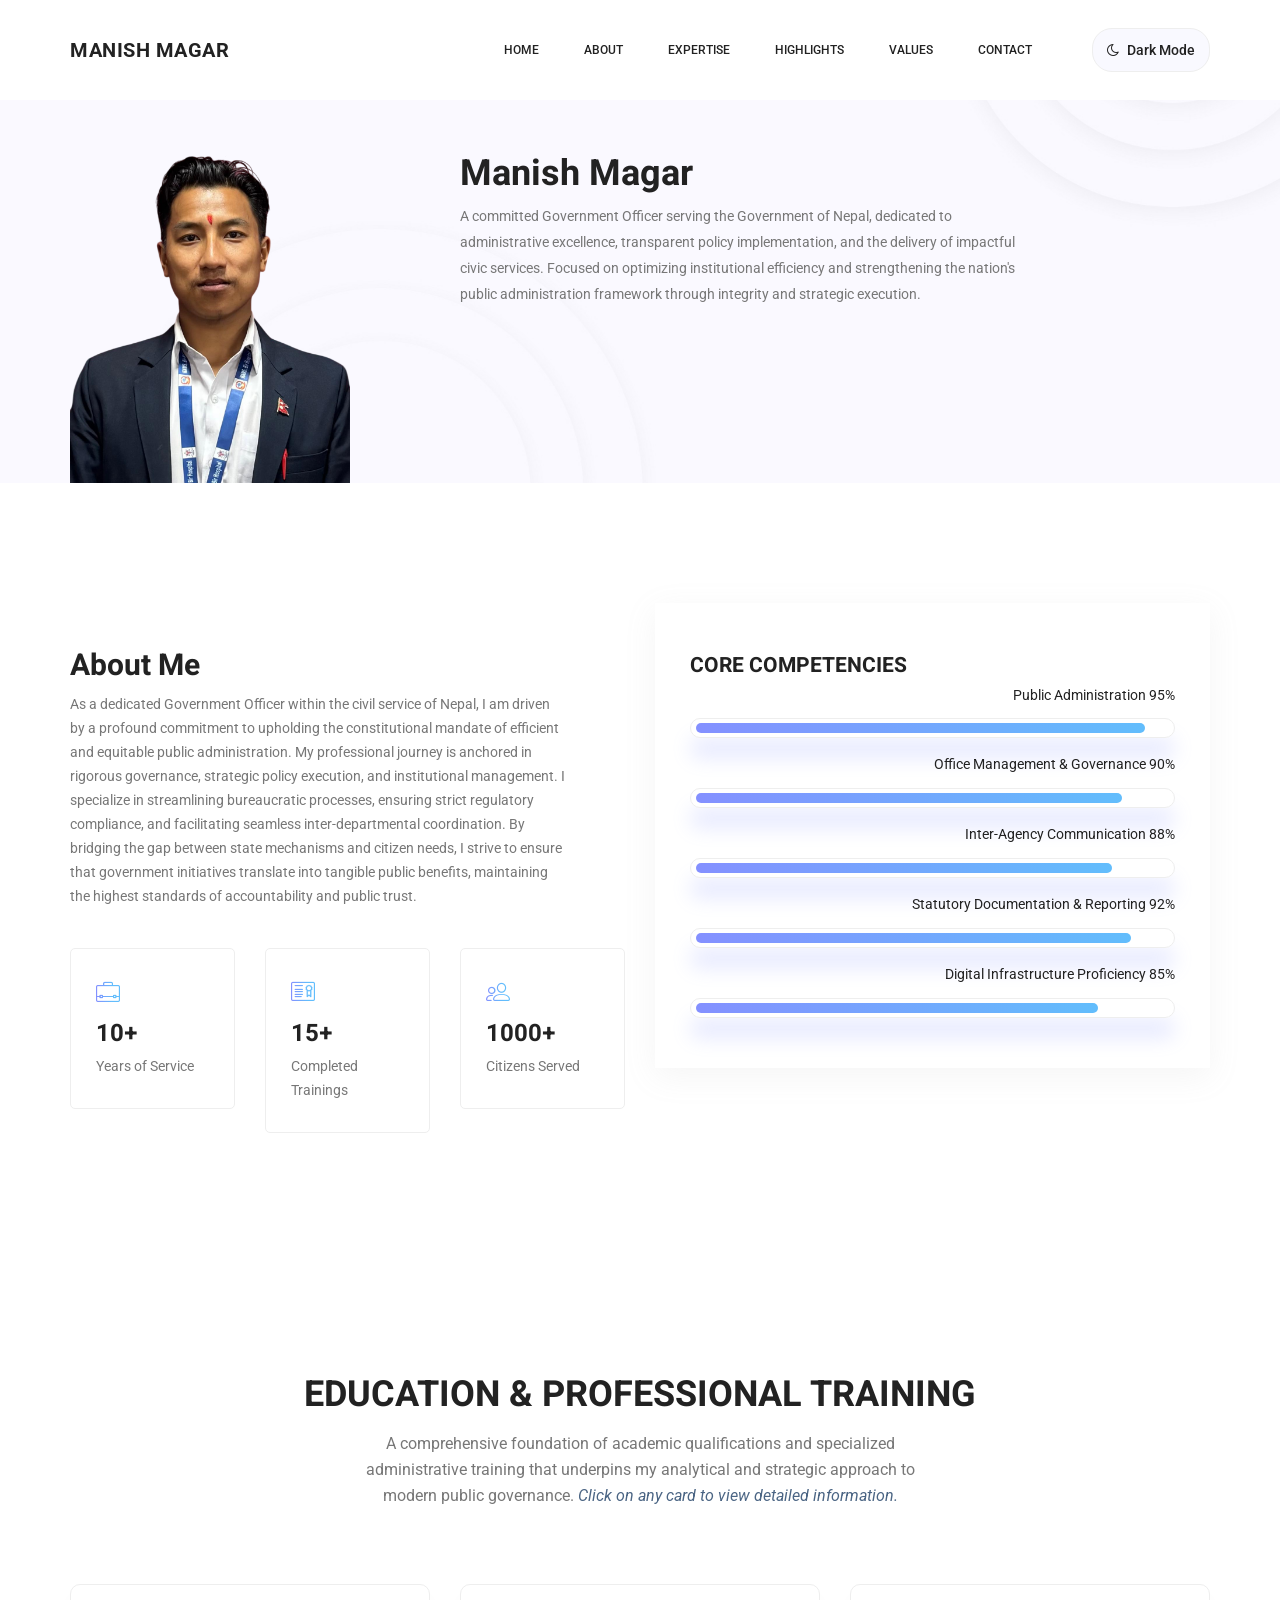
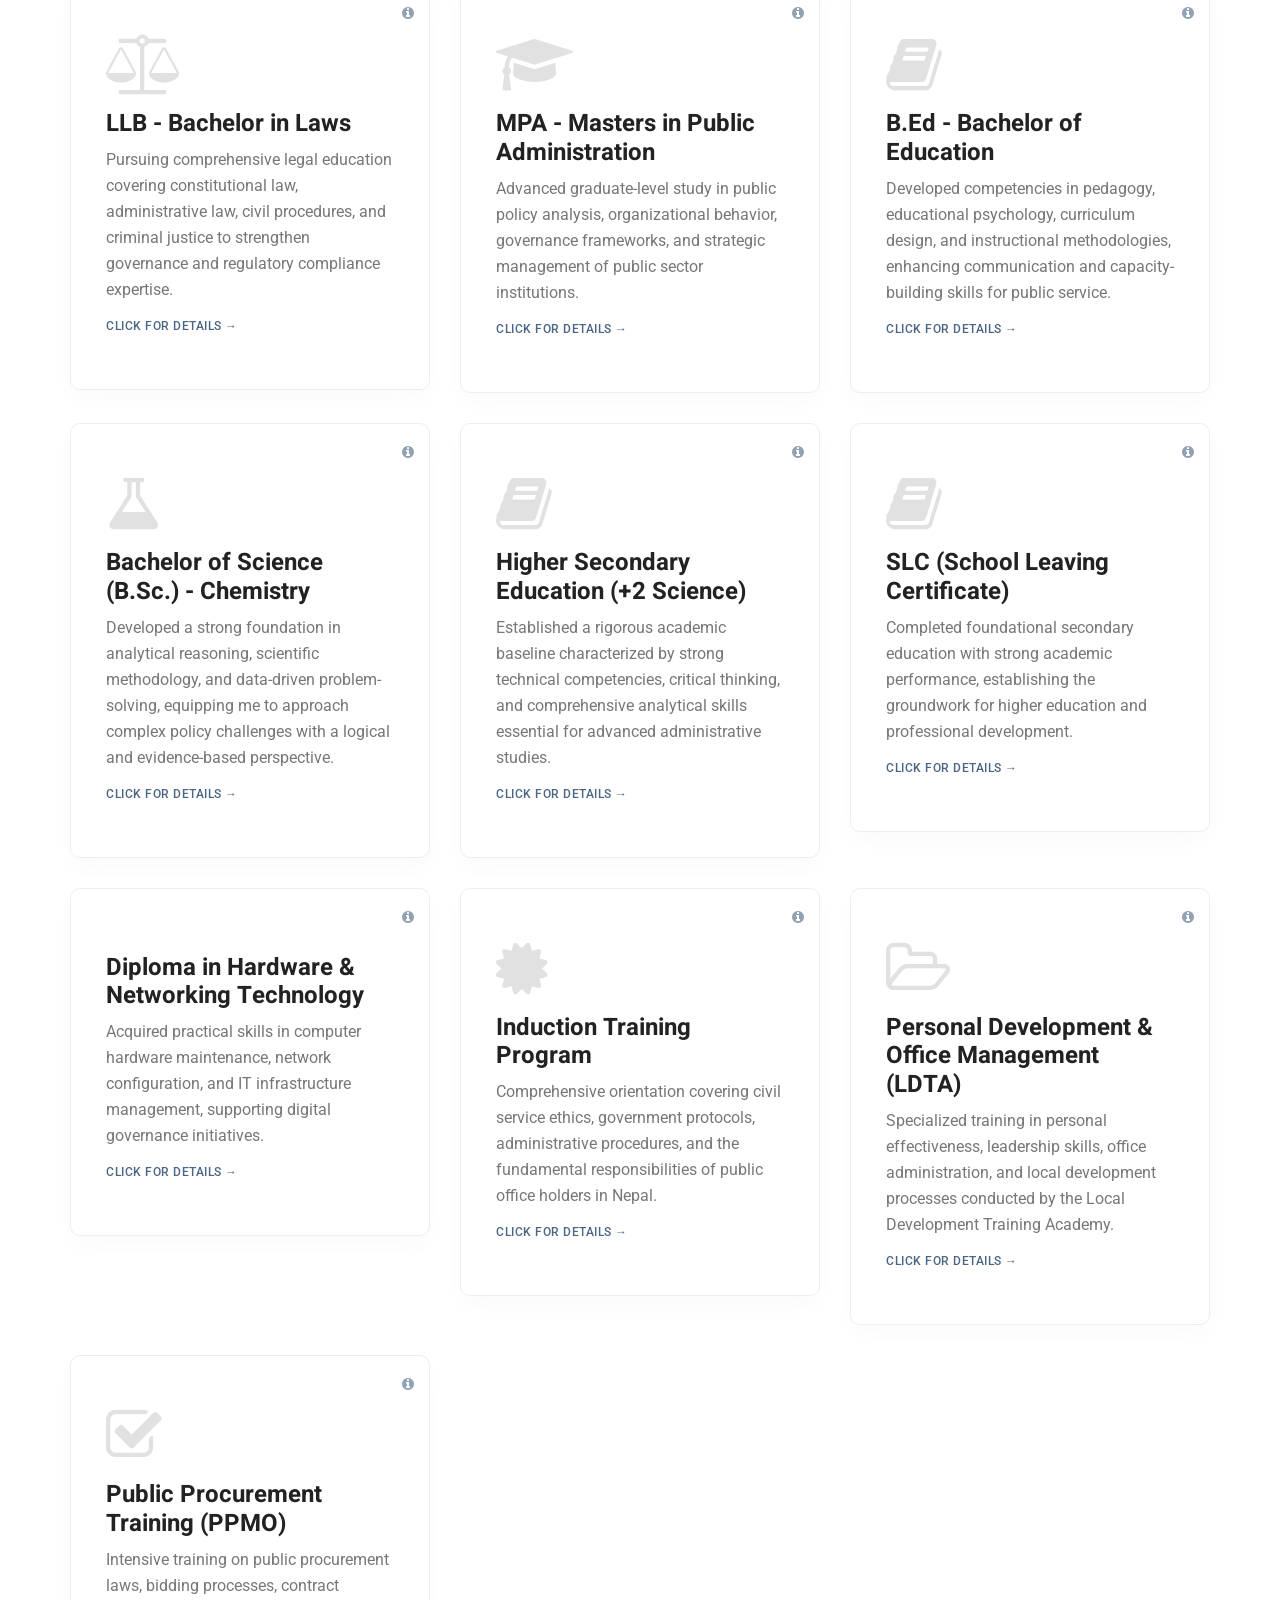
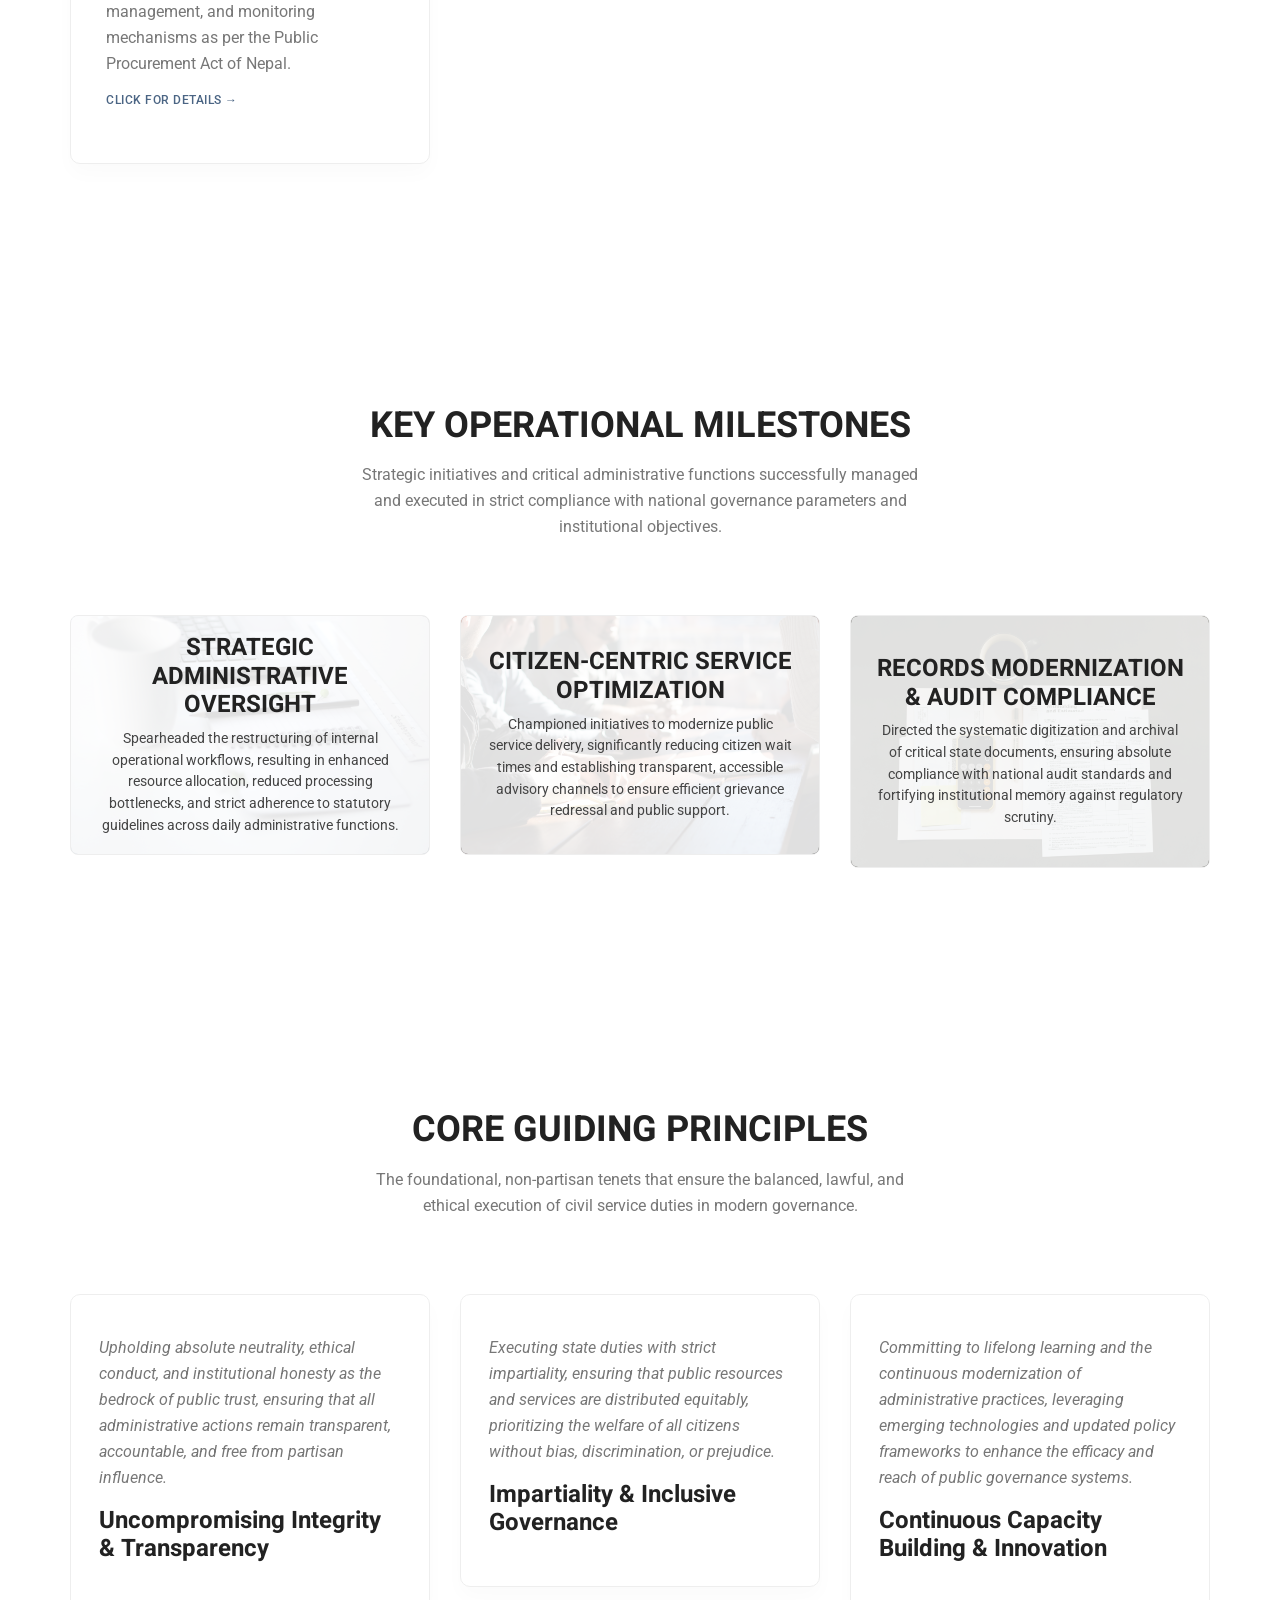
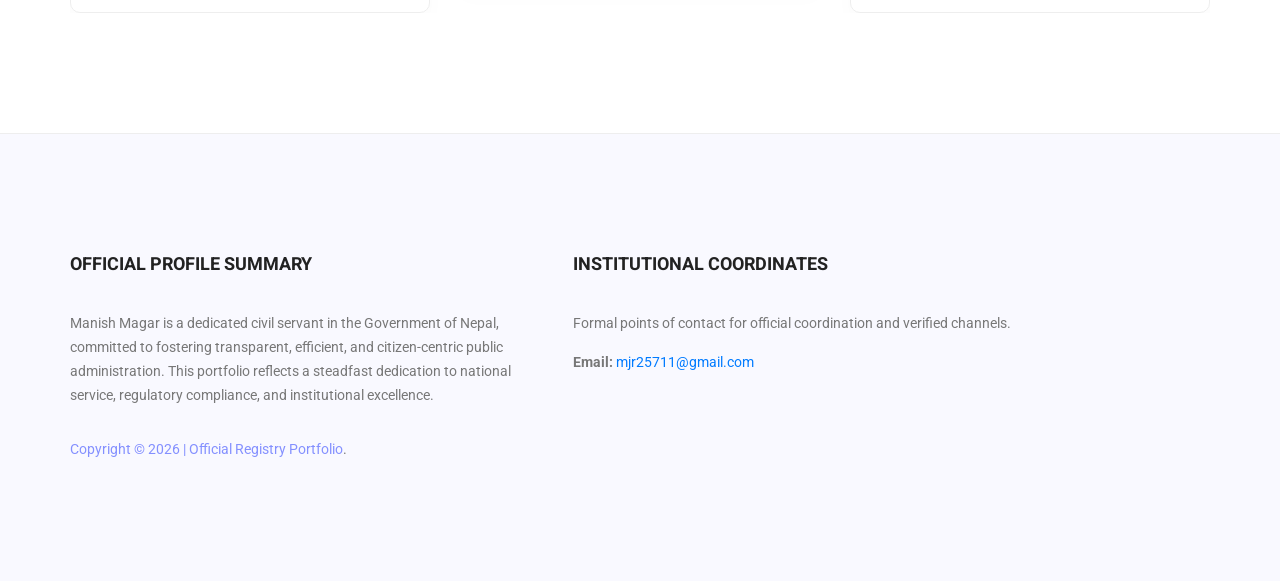
<file: index.html>
<!doctype html>
<html lang="en">

<head>
    <meta charset="utf-8">
    <meta name="viewport" content="width=device-width, initial-scale=1, shrink-to-fit=no">
    <title>Manish Magar | Government Officer & Public Administrator | Nepal</title>
    <meta name="description" content="Official portfolio of Manish Magar, a dedicated Government Officer in Nepal. Expert in public administration, policy implementation, administrative oversight, and citizen-centric governance.">
    <meta name="keywords" content="Manish Magar, Government Officer Nepal, Public Administration, Civil Servant Nepal, Administrative Officer, Governance Expert, Policy Implementation">
    <meta name="author" content="Manish Magar">
    <meta property="og:title" content="Manish Magar | Government Officer Portfolio">
    <meta property="og:description" content="Dedicated Public Servant specializing in administrative excellence and transparent policy implementation in Nepal.">
    <meta property="og:image" content="img/banner/home-left-1.png">
    <meta property="og:url" content="https://www.yourwebsite.com">
    <meta property="og:type" content="profile">
    <link rel="icon" href="img/favicon.png" type="image/png">

    <link rel="stylesheet" href="css/bootstrap.css">
    <link rel="stylesheet" href="vendors/linericon/style.css">
    <link rel="stylesheet" href="css/font-awesome.min.css">
    <link rel="stylesheet" href="vendors/owl-carousel/owl.carousel.min.css">
    <link rel="stylesheet" href="vendors/lightbox/simpleLightbox.css">
    <link rel="stylesheet" href="vendors/nice-select/css/nice-select.css">
    <link rel="stylesheet" href="vendors/animate-css/animate.css">
    <link rel="stylesheet" href="vendors/flaticon/flaticon.css">
    <link rel="stylesheet" href="css/style.css">
    <link rel="stylesheet" href="css/responsive.css">

    <script type="application/ld+json">
    {
      "@context": "https://schema.org",
      "@type": "Person",
      "name": "Manish Magar",
      "jobTitle": "Government Officer",
      "worksFor": { "@type": "Organization", "name": "Government of Nepal" },
      "url": "https://www.yourwebsite.com",
      "image": "https://www.yourwebsite.com/img/banner/home-left-1.png",
      "description": "A committed Government Officer serving the Government of Nepal, dedicated to administrative excellence and transparent policy implementation.",
      "address": { "@type": "PostalAddress", "addressLocality": "Kathmandu", "addressCountry": "NP" },
      "sameAs": [
        "https://www.linkedin.com/in/your-linkedin-profile",
        "https://twitter.com/your-twitter-handle"
      ]
    }
    </script>

    <style>
        :root {
            --bg-primary: #ffffff; --bg-secondary: #f9f9ff; --bg-card: #ffffff;
            --text-title: #222222; --text-body: #777777; --border-color: #eeeeee;
            --navbar-bg: #ffffff; --accent-color: #4b6584;
            --card-overlay: rgba(255, 255, 255, 0.88);
            --card-overlay-text-title: #111111; --card-overlay-text-body: #444444;
        }
        [data-theme="dark"] {
            --bg-primary: #121212; --bg-secondary: #1a1a1a; --bg-card: #242424;
            --text-title: #f5f5f5; --text-body: #b0b0b0; --border-color: #333333;
            --navbar-bg: #1a1a1a; --accent-color: #829ab1;
            --card-overlay: rgba(20, 20, 20, 0.9);
            --card-overlay-text-title: #ffffff; --card-overlay-text-body: #cccccc;
        }
        body, section, footer, div, .feature_item, .projects_item, .projects_text, .testi_item, .navbar, .main_menu {
            transition: background-color 0.3s ease, color 0.3s ease, border-color 0.3s ease, opacity 0.3s ease !important;
        }
        body { background-color: var(--bg-primary) !important; color: var(--text-body) !important; }
        [data-theme="dark"] .home_banner_area, [data-theme="dark"] .banner_inner,
        [data-theme="dark"] .welcome_area, [data-theme="dark"] .feature_area,
        [data-theme="dark"] .projects_area, [data-theme="dark"] .testimonials_area {
            background-image: none !important; background: var(--bg-primary) !important;
        }
        .home_banner_area { background-color: var(--bg-secondary) !important; }
        [data-theme="dark"] .home_banner_area { background: var(--bg-secondary) !important; }
        .welcome_area, .feature_area, .projects_area, .testimonials_area { background-color: var(--bg-primary) !important; }
        .main_menu, .navbar, .header_area { background-color: var(--navbar-bg) !important; }
        .feature_item, .testi_item {
            background-color: var(--bg-card) !important;
            border: 1px solid var(--border-color) !important;
            box-shadow: 0px 10px 20px rgba(0, 0, 0, 0.02);
        }

        /* ========== CLICKABLE EDUCATION CARDS ========== */
        .feature_item.clickable { cursor: pointer; position: relative; transition: all 0.3s ease !important; }
        .feature_item.clickable:hover {
            transform: translateY(-5px);
            box-shadow: 0 15px 30px rgba(0, 0, 0, 0.1) !important;
            border-color: var(--accent-color) !important;
        }
        .feature_item.clickable::after {
            content: "\f05a"; font-family: FontAwesome;
            position: absolute; top: 15px; right: 15px;
            font-size: 14px; color: var(--accent-color);
            opacity: 0.6; transition: opacity 0.3s ease;
        }
        .feature_item.clickable:hover::after { opacity: 1; }
        .click-hint {
            display: block; font-size: 0.75rem; color: var(--accent-color);
            margin-top: 10px; font-weight: 500; letter-spacing: 0.5px; text-transform: uppercase;
        }

        /* ========== EDUCATION DETAIL MODAL STYLING ========== */
        .edu-modal .modal-content {
            background-color: var(--bg-card) !important; color: var(--text-body) !important;
            border: 1px solid var(--border-color); border-radius: 12px; overflow: hidden;
        }
        .edu-modal .modal-header {
            background: linear-gradient(135deg, var(--accent-color), #2c3e50);
            color: #ffffff !important; border-bottom: none; padding: 25px 30px;
        }
        .edu-modal .modal-header .modal-title { color: #ffffff !important; font-weight: 700; font-size: 1.3rem; margin: 0; }
        .edu-modal .modal-header .close { color: #ffffff !important; opacity: 0.9; text-shadow: none; }
        .edu-modal .modal-header .close:hover { opacity: 1; }
        .edu-modal .modal-body { padding: 30px; }
        .edu-detail-grid { display: grid; grid-template-columns: 1fr 1fr; gap: 20px; margin-bottom: 25px; }
        .edu-detail-item {
            padding: 15px; background: var(--bg-secondary);
            border-radius: 8px; border-left: 3px solid var(--accent-color);
        }
        .edu-detail-item .label {
            display: block; font-size: 0.75rem; text-transform: uppercase;
            letter-spacing: 1px; color: var(--accent-color); font-weight: 600; margin-bottom: 5px;
        }
        .edu-detail-item .value { font-size: 1rem; color: var(--text-title) !important; font-weight: 600; }
        .edu-description {
            padding: 20px; background: var(--bg-secondary);
            border-radius: 8px; line-height: 1.7; color: var(--text-body) !important;
        }
        .edu-description h5 { color: var(--text-title) !important; font-weight: 700; margin-bottom: 10px; font-size: 1rem; }
        .edu-modal .modal-footer { border-top: 1px solid var(--border-color); padding: 15px 30px; }
        .edu-modal .modal-footer .btn-close-modal {
            background: var(--accent-color); color: #ffffff !important; border: none;
            padding: 8px 24px; border-radius: 20px; font-weight: 500; cursor: pointer; transition: all 0.3s ease;
        }
        .edu-modal .modal-footer .btn-close-modal:hover { opacity: 0.9; transform: translateY(-2px); }
        @media (max-width: 576px) { .edu-detail-grid { grid-template-columns: 1fr; } }

        .projects_item { position: relative; overflow: hidden; border-radius: 8px; border: 1px solid var(--border-color) !important; }
        .projects_text {
            position: absolute !important; top: 0; left: 0; width: 100%; height: 100%;
            background: var(--card-overlay) !important; display: flex; flex-direction: column;
            justify-content: center; align-items: center; padding: 25px !important; text-align: center; opacity: 1 !important;
        }
        .projects_text h4 { color: var(--card-overlay-text-title) !important; font-weight: 700 !important; margin-bottom: 12px !important; font-size: 1.15rem !important; letter-spacing: 0.5px; }
        .projects_text p { color: var(--card-overlay-text-body) !important; font-size: 0.9rem !important; line-height: 1.5 !important; margin: 0 !important; }
        h1, h2, h3, h4, h5, h6, .navbar-brand, .nav-link, .banner_content h5, .banner_content h2, .feature_item h4, .testi_item h4 { color: var(--text-title) !important; }
        p, .banner_content p, .feature_item p, .testi_item p { color: var(--text-body) !important; }
        .footer_area { background-color: var(--bg-secondary) !important; border-top: 1px solid var(--border-color); }
        .theme-toggle-container { display: flex; align-items: center; padding-left: 15px; }
        .theme-toggle-btn {
            background: var(--bg-secondary); border: 1px solid var(--border-color); color: var(--text-title);
            padding: 8px 14px; border-radius: 20px; cursor: pointer; font-size: 14px;
            display: inline-flex; align-items: center; gap: 8px; font-weight: 500;
        }
        .theme-toggle-btn:hover { background: var(--border-color); }

        @media (max-width: 991px) {
            .home_left_img { display: block !important; text-align: center; margin-bottom: 30px; }
            .home_left_img img { max-width: 250px; width: 100%; height: auto; display: inline-block; }
            .banner_content { text-align: center; }
            .home_banner_area .row { display: flex; flex-direction: column; align-items: center; }
        }
        @media (max-width: 767px) {
            .col-lg-4, .col-lg-6 { width: 100%; flex: 0 0 100%; max-width: 100%; }
        }
    </style>
</head>

<body>
    <script>
        (function () {
            function getCookie(name) {
                let matches = document.cookie.match(new RegExp("(?:^|; )" + name.replace(/([\.$?*|{}\(\)\[\]\\\/\+^])/g, '\\$1') + "=([^;]*)"));
                return matches ? decodeURIComponent(matches[1]) : undefined;
            }
            const savedTheme = getCookie("portfolio_theme") || "light";
            document.documentElement.setAttribute("data-theme", savedTheme);
        })();
    </script>

    <!--================Header Menu Area =================-->
    <header class="header_area">
        <div class="main_menu" id="mainNav">
            <nav class="navbar navbar-expand-lg navbar-light">
                <div class="container box_1620">
                    <a class="navbar-brand logo_h" href="#home" style="font-weight: 700; letter-spacing: 0.5px;" aria-label="Manish Magar Home">MANISH MAGAR</a>
                    <button class="navbar-toggler" type="button" data-toggle="collapse" data-target="#navbarSupportedContent" aria-controls="navbarSupportedContent" aria-expanded="false" aria-label="Toggle navigation">
                        <span class="icon-bar"></span><span class="icon-bar"></span><span class="icon-bar"></span>
                    </button>
                    <div class="collapse navbar-collapse offset" id="navbarSupportedContent">
                        <ul class="nav navbar-nav menu_nav ml-auto align-items-center">
                            <li class="nav-item active"><a class="nav-link" href="#home">Home</a></li>
                            <li class="nav-item"><a class="nav-link" href="#about">About</a></li>
                            <li class="nav-item"><a class="nav-link" href="#expertise">Expertise</a></li>
                            <li class="nav-item"><a class="nav-link" href="#highlights">Highlights</a></li>
                            <li class="nav-item"><a class="nav-link" href="#values">Values</a></li>
                            <li class="nav-item"><a class="nav-link" href="#contact">Contact</a></li>
                            <li class="theme-toggle-container">
                                <button id="themeToggle" class="theme-toggle-btn" aria-label="Toggle layout theme">
                                    <i class="fa fa-moon-o"></i> <span>Dark Mode</span>
                                </button>
                            </li>
                        </ul>
                    </div>
                </div>
            </nav>
        </div>
    </header>

    <!--================Home Banner Area =================-->
    <section class="home_banner_area" id="home">
        <div class="banner_inner">
            <div class="container">
                <div class="row">
                    <div class="col-12 col-lg-4">
                        <div class="home_left_img">
                            <img src="img/banner/home-left-1.png" alt="Manish Magar, Government Officer of Nepal Official Portrait" width="400" height="400">
                        </div>
                    </div>
                    <div class="col-12 col-lg-6">
                        <div class="banner_content">
                            <h5></h5>
                            <h1>Manish Magar</h1>
                            <p>A committed Government Officer serving the Government of Nepal, dedicated to administrative excellence, transparent policy implementation, and the delivery of impactful civic services. Focused on optimizing institutional efficiency and strengthening the nation's public administration framework through integrity and strategic execution.</p>
                        </div>
                    </div>
                </div>
            </div>
        </div>
    </section>

    <!--================Welcome Area =================-->
    <section class="welcome_area p_120" id="about">
        <div class="container">
            <div class="row welcome_inner">
                <div class="col-lg-6">
                    <div class="welcome_text">
                        <h2>About Me</h2>
                        <p>As a dedicated Government Officer within the civil service of Nepal, I am driven by a profound commitment to upholding the constitutional mandate of efficient and equitable public administration. My professional journey is anchored in rigorous governance, strategic policy execution, and institutional management. I specialize in streamlining bureaucratic processes, ensuring strict regulatory compliance, and facilitating seamless inter-departmental coordination. By bridging the gap between state mechanisms and citizen needs, I strive to ensure that government initiatives translate into tangible public benefits, maintaining the highest standards of accountability and public trust.</p>
                        <div class="row">
                            <div class="col-md-4">
                                <div class="wel_item"><i class="lnr lnr-briefcase"></i><h4>10+</h4><p>Years of Service</p></div>
                            </div>
                            <div class="col-md-4">
                                <div class="wel_item"><i class="lnr lnr-license"></i><h4>15+</h4><p>Completed Trainings</p></div>
                            </div>
                            <div class="col-md-4">
                                <div class="wel_item"><i class="lnr lnr-users"></i><h4>1000+</h4><p>Citizens Served</p></div>
                            </div>
                        </div>
                    </div>
                </div>
                <div class="col-lg-6">
                    <div class="tools_expert">
                        <h3>Core Competencies</h3>
                        <div class="skill_main">
                            <div class="skill_item"><h4>Public Administration <span class="counter">95</span>%</h4><div class="progress"><div class="progress-bar" role="progressbar" aria-valuenow="95" aria-valuemin="0" aria-valuemax="100" style="width: 95%;"></div></div></div>
                            <div class="skill_item"><h4>Office Management & Governance <span class="counter">90</span>%</h4><div class="progress"><div class="progress-bar" role="progressbar" aria-valuenow="90" aria-valuemin="0" aria-valuemax="100" style="width: 90%;"></div></div></div>
                            <div class="skill_item"><h4>Inter-Agency Communication <span class="counter">88</span>%</h4><div class="progress"><div class="progress-bar" role="progressbar" aria-valuenow="88" aria-valuemin="0" aria-valuemax="100" style="width: 88%;"></div></div></div>
                            <div class="skill_item"><h4>Statutory Documentation & Reporting <span class="counter">92</span>%</h4><div class="progress"><div class="progress-bar" role="progressbar" aria-valuenow="92" aria-valuemin="0" aria-valuemax="100" style="width: 92%;"></div></div></div>
                            <div class="skill_item"><h4>Digital Infrastructure Proficiency <span class="counter">85</span>%</h4><div class="progress"><div class="progress-bar" role="progressbar" aria-valuenow="85" aria-valuemin="0" aria-valuemax="100" style="width: 85%;"></div></div></div>
                        </div>
                    </div>
                </div>
            </div>
        </div>
    </section>

    <!--================Feature Area =================-->
    <section class="feature_area p_120" id="expertise">
        <div class="container">
            <div class="main_title">
                <h2>Education & Professional Training</h2>
                <p>A comprehensive foundation of academic qualifications and specialized administrative training that underpins my analytical and strategic approach to modern public governance. <em style="color: var(--accent-color);">Click on any card to view detailed information.</em></p>
            </div>

            <div class="feature_inner row">
                <!-- 1. LLB -->
                <div class="col-lg-4 col-md-6">
                    <div class="feature_item clickable" data-toggle="modal" data-target="#eduModalLLB" role="button" tabindex="0" aria-label="View details of LLB Bachelor in Laws">
                        <i class="fa fa-balance-scale" style="font-size: 35px; color: var(--accent-color); margin-bottom: 15px;"></i>
                        <h3>LLB - Bachelor in Laws</h3>
                        <p>Pursuing comprehensive legal education covering constitutional law, administrative law, civil procedures, and criminal justice to strengthen governance and regulatory compliance expertise.</p>
                        <span class="click-hint">Click for details →</span>
                    </div>
                </div>

                <!-- 2. MPA -->
                <div class="col-lg-4 col-md-6">
                    <div class="feature_item clickable" data-toggle="modal" data-target="#eduModalMPA" role="button" tabindex="0" aria-label="View details of MPA Masters in Public Administration">
                        <i class="fa fa-graduation-cap" style="font-size: 35px; color: var(--accent-color); margin-bottom: 15px;"></i>
                        <h3>MPA - Masters in Public Administration</h3>
                        <p>Advanced graduate-level study in public policy analysis, organizational behavior, governance frameworks, and strategic management of public sector institutions.</p>
                        <span class="click-hint">Click for details →</span>
                    </div>
                </div>

                <!-- 3. B.Ed -->
                <div class="col-lg-4 col-md-6">
                    <div class="feature_item clickable" data-toggle="modal" data-target="#eduModalBED" role="button" tabindex="0" aria-label="View details of Bachelor of Education">
                        <i class="fa fa-book" style="font-size: 35px; color: var(--accent-color); margin-bottom: 15px;"></i>
                        <h3>B.Ed - Bachelor of Education</h3>
                        <p>Developed competencies in pedagogy, educational psychology, curriculum design, and instructional methodologies, enhancing communication and capacity-building skills for public service.</p>
                        <span class="click-hint">Click for details →</span>
                    </div>
                </div>

                <!-- 4. B.Sc. Chemistry -->
                <div class="col-lg-4 col-md-6">
                    <div class="feature_item clickable" data-toggle="modal" data-target="#eduModalBSc" role="button" tabindex="0" aria-label="View details of Bachelor of Science in Chemistry">
                        <i class="fa fa-flask" style="font-size: 35px; color: var(--accent-color); margin-bottom: 15px;"></i>
                        <h3>Bachelor of Science (B.Sc.) - Chemistry</h3>
                        <p>Developed a strong foundation in analytical reasoning, scientific methodology, and data-driven problem-solving, equipping me to approach complex policy challenges with a logical and evidence-based perspective.</p>
                        <span class="click-hint">Click for details →</span>
                    </div>
                </div>

                <!-- 5. +2 Science -->
                <div class="col-lg-4 col-md-6">
                    <div class="feature_item clickable" data-toggle="modal" data-target="#eduModalPlus2" role="button" tabindex="0" aria-label="View details of Higher Secondary Education">
                        <i class="fa fa-book" style="font-size: 35px; color: var(--accent-color); margin-bottom: 15px;"></i>
                        <h3>Higher Secondary Education (+2 Science)</h3>
                        <p>Established a rigorous academic baseline characterized by strong technical competencies, critical thinking, and comprehensive analytical skills essential for advanced administrative studies.</p>
                        <span class="click-hint">Click for details →</span>
                    </div>
                </div>

                <!-- 6. SLC -->
                <div class="col-lg-4 col-md-6">
                    <div class="feature_item clickable" data-toggle="modal" data-target="#eduModalSLC" role="button" tabindex="0" aria-label="View details of SLC">
                        <i class="fa fa-book" style="font-size: 35px; color: var(--accent-color); margin-bottom: 15px;"></i>
                        <h3>SLC (School Leaving Certificate)</h3>
                        <p>Completed foundational secondary education with strong academic performance, establishing the groundwork for higher education and professional development.</p>
                        <span class="click-hint">Click for details →</span>
                    </div>
                </div>

                <!-- 7. Diploma in Hardware -->
                <div class="col-lg-4 col-md-6">
                    <div class="feature_item clickable" data-toggle="modal" data-target="#eduModalHardware" role="button" tabindex="0" aria-label="View details of Diploma in Hardware and Networking">
                        <i class="fa fa-microchip" style="font-size: 35px; color: var(--accent-color); margin-bottom: 15px;"></i>
                        <h3>Diploma in Hardware & Networking Technology</h3>
                        <p>Acquired practical skills in computer hardware maintenance, network configuration, and IT infrastructure management, supporting digital governance initiatives.</p>
                        <span class="click-hint">Click for details →</span>
                    </div>
                </div>

                <!-- 8. Induction Training -->
                <div class="col-lg-4 col-md-6">
                    <div class="feature_item clickable" data-toggle="modal" data-target="#eduModalInduction" role="button" tabindex="0" aria-label="View details of Induction Training Program">
                        <i class="fa fa-certificate" style="font-size: 35px; color: var(--accent-color); margin-bottom: 15px;"></i>
                        <h3>Induction Training Program</h3>
                        <p>Comprehensive orientation covering civil service ethics, government protocols, administrative procedures, and the fundamental responsibilities of public office holders in Nepal.</p>
                        <span class="click-hint">Click for details →</span>
                    </div>
                </div>

                <!-- 9. LDTA Training -->
                <div class="col-lg-4 col-md-6">
                    <div class="feature_item clickable" data-toggle="modal" data-target="#eduModalLDTA" role="button" tabindex="0" aria-label="View details of LDTA Training">
                        <i class="fa fa-folder-open-o" style="font-size: 35px; color: var(--accent-color); margin-bottom: 15px;"></i>
                        <h3>Personal Development & Office Management (LDTA)</h3>
                        <p>Specialized training in personal effectiveness, leadership skills, office administration, and local development processes conducted by the Local Development Training Academy.</p>
                        <span class="click-hint">Click for details →</span>
                    </div>
                </div>

                <!-- 10. PPMO Training -->
                <div class="col-lg-4 col-md-6">
                    <div class="feature_item clickable" data-toggle="modal" data-target="#eduModalPPMO" role="button" tabindex="0" aria-label="View details of PPMO Training">
                        <i class="fa fa-check-square-o" style="font-size: 35px; color: var(--accent-color); margin-bottom: 15px;"></i>
                        <h3>Public Procurement Training (PPMO)</h3>
                        <p>Intensive training on public procurement laws, bidding processes, contract management, and monitoring mechanisms as per the Public Procurement Act of Nepal.</p>
                        <span class="click-hint">Click for details →</span>
                    </div>
                </div>
            </div>
        </div>
    </section>

    <!--================EDUCATION DETAIL MODALS =================-->

    <!-- Modal: LLB -->
    <div class="modal fade edu-modal" id="eduModalLLB" tabindex="-1" role="dialog" aria-labelledby="eduModalLLBTitle" aria-hidden="true">
        <div class="modal-dialog modal-dialog-centered modal-lg" role="document">
            <div class="modal-content">
                <div class="modal-header">
                    <h5 class="modal-title" id="eduModalLLBTitle"><i class="fa fa-balance-scale"></i> LLB - Bachelor in Laws</h5>
                    <button type="button" class="close" data-dismiss="modal" aria-label="Close"><span aria-hidden="true">&times;</span></button>
                </div>
                <div class="modal-body">
                    <div class="edu-detail-grid">
                        <div class="edu-detail-item"><span class="label">University</span><span class="value">Tribhuvan University</span></div>
                        <div class="edu-detail-item"><span class="label">College</span><span class="value">Kathmandu Law Campus</span><br><span class="value" style="font-size:0.85rem; font-weight:400;">Bhrikutimandap, Kathmandu, Nepal</span></div>
                        <div class="edu-detail-item"><span class="label">Major</span><span class="value">Law</span></div>
                        <div class="edu-detail-item"><span class="label">Duration</span><span class="value">3 Years (Running)</span></div>
                    </div>
                    <div class="edu-description">
                        <h5>Key Learnings & Relevance</h5>
                        <p>Currently pursuing a comprehensive legal education covering constitutional law, administrative law, civil and criminal procedures, and legal research methodologies. This program directly enhances my capacity to interpret statutory provisions, ensure regulatory compliance, and provide legally sound administrative decisions in public service.</p>
                    </div>
                </div>
                <div class="modal-footer"><button type="button" class="btn-close-modal" data-dismiss="modal">Close</button></div>
            </div>
        </div>
    </div>

    <!-- Modal: MPA -->
    <div class="modal fade edu-modal" id="eduModalMPA" tabindex="-1" role="dialog" aria-labelledby="eduModalMPATitle" aria-hidden="true">
        <div class="modal-dialog modal-dialog-centered modal-lg" role="document">
            <div class="modal-content">
                <div class="modal-header">
                    <h5 class="modal-title" id="eduModalMPATitle"><i class="fa fa-graduation-cap"></i> MPA - Masters in Public Administration</h5>
                    <button type="button" class="close" data-dismiss="modal" aria-label="Close"><span aria-hidden="true">&times;</span></button>
                </div>
                <div class="modal-body">
                    <div class="edu-detail-grid">
                        <div class="edu-detail-item"><span class="label">University</span><span class="value">Tribhuvan University</span></div>
                        <div class="edu-detail-item"><span class="label">College</span><span class="value">Public Campus Nepal (PCN)</span><br><span class="value" style="font-size:0.85rem; font-weight:400;">Balkhu, Kathmandu, Nepal</span></div>
                        <div class="edu-detail-item"><span class="label">Major</span><span class="value">Public Administration</span></div>
                        <div class="edu-detail-item"><span class="label">Duration</span><span class="value">2 Years</span></div>
                    </div>
                    <div class="edu-description">
                        <h5>Key Learnings & Relevance</h5>
                        <p>Completed an advanced graduate program specializing in public policy analysis, organizational theory, governance frameworks, human resource management in public institutions, and strategic planning. The curriculum provided deep insights into federal governance structures, inter-governmental coordination, and evidence-based policy formulation — all directly applicable to my role as a Government Officer.</p>
                    </div>
                </div>
                <div class="modal-footer"><button type="button" class="btn-close-modal" data-dismiss="modal">Close</button></div>
            </div>
        </div>
    </div>

    <!-- Modal: B.Ed -->
    <div class="modal fade edu-modal" id="eduModalBED" tabindex="-1" role="dialog" aria-labelledby="eduModalBEDTitle" aria-hidden="true">
        <div class="modal-dialog modal-dialog-centered modal-lg" role="document">
            <div class="modal-content">
                <div class="modal-header">
                    <h5 class="modal-title" id="eduModalBEDTitle"><i class="fa fa-book"></i> B.Ed - Bachelor of Education</h5>
                    <button type="button" class="close" data-dismiss="modal" aria-label="Close"><span aria-hidden="true">&times;</span></button>
                </div>
                <div class="modal-body">
                    <div class="edu-detail-grid">
                        <div class="edu-detail-item"><span class="label">University</span><span class="value">Tribhuvan University</span></div>
                        <div class="edu-detail-item"><span class="label">College</span><span class="value">Birendra Namuna Campus</span><br><span class="value" style="font-size:0.85rem; font-weight:400;">Jhapa, Nepal</span></div>
                        <div class="edu-detail-item"><span class="label">Major</span><span class="value">Education</span></div>
                        <div class="edu-detail-item"><span class="label">Duration</span><span class="value">1 Year</span></div>
                    </div>
                    <div class="edu-description">
                        <h5>Key Learnings & Relevance</h5>
                        <p>Completed a specialized program in education covering pedagogy, educational psychology, curriculum development, and instructional methodologies. This training significantly enhanced my abilities in public awareness campaigns, citizen education programs, staff capacity building, and effective communication of government policies to diverse audiences.</p>
                    </div>
                </div>
                <div class="modal-footer"><button type="button" class="btn-close-modal" data-dismiss="modal">Close</button></div>
            </div>
        </div>
    </div>

    <!-- Modal: B.Sc. -->
    <div class="modal fade edu-modal" id="eduModalBSc" tabindex="-1" role="dialog" aria-labelledby="eduModalBScTitle" aria-hidden="true">
        <div class="modal-dialog modal-dialog-centered modal-lg" role="document">
            <div class="modal-content">
                <div class="modal-header">
                    <h5 class="modal-title" id="eduModalBScTitle"><i class="fa fa-flask"></i> Bachelor of Science (B.Sc.) - Chemistry</h5>
                    <button type="button" class="close" data-dismiss="modal" aria-label="Close"><span aria-hidden="true">&times;</span></button>
                </div>
                <div class="modal-body">
                    <div class="edu-detail-grid">
                        <div class="edu-detail-item"><span class="label">University</span><span class="value">Tribhuvan University</span></div>
                        <div class="edu-detail-item"><span class="label">College</span><span class="value">Mechi Multiple Campus</span><br><span class="value" style="font-size:0.85rem; font-weight:400;">Jhapa, Nepal</span></div>
                        <div class="edu-detail-item"><span class="label">Major</span><span class="value">Chemistry</span></div>
                        <div class="edu-detail-item"><span class="label">Duration</span><span class="value">4 Years</span></div>
                    </div>
                    <div class="edu-description">
                        <h5>Key Learnings & Relevance</h5>
                        <p>Completed a rigorous four-year undergraduate program emphasizing analytical reasoning, scientific methodology, laboratory research, and data-driven problem-solving. The curriculum cultivated a logical approach to complex challenges, which directly translates to evidence-based policy analysis, environmental regulation oversight, and administrative decision-making in public service.</p>
                    </div>
                </div>
                <div class="modal-footer"><button type="button" class="btn-close-modal" data-dismiss="modal">Close</button></div>
            </div>
        </div>
    </div>

    <!-- Modal: +2 Science -->
    <div class="modal fade edu-modal" id="eduModalPlus2" tabindex="-1" role="dialog" aria-labelledby="eduModalPlus2Title" aria-hidden="true">
        <div class="modal-dialog modal-dialog-centered modal-lg" role="document">
            <div class="modal-content">
                <div class="modal-header">
                    <h5 class="modal-title" id="eduModalPlus2Title"><i class="fa fa-book"></i> Higher Secondary Education (+2 Science)</h5>
                    <button type="button" class="close" data-dismiss="modal" aria-label="Close"><span aria-hidden="true">&times;</span></button>
                </div>
                <div class="modal-body">
                    <div class="edu-detail-grid">
                        <div class="edu-detail-item"><span class="label">Board</span><span class="value">HSEB (Higher Secondary Education Board)</span></div>
                        <div class="edu-detail-item"><span class="label">College</span><span class="value">Adarsha Higher Secondary School</span><br><span class="value" style="font-size:0.85rem; font-weight:400;">Ilam, Nepal</span></div>
                        <div class="edu-detail-item"><span class="label">Stream</span><span class="value">Science (Physics, Chemistry, Mathematics, Biology)</span></div>
                        <div class="edu-detail-item"><span class="label">Duration</span><span class="value">2 Years (Full-Time)</span></div>
                    </div>
                    <div class="edu-description">
                        <h5>Key Learnings & Relevance</h5>
                        <p>Established a rigorous academic baseline with strong technical competencies in scientific disciplines. The analytical mindset and quantitative reasoning developed during this period formed the foundation for advanced studies and evidence-based administrative work in government service.</p>
                    </div>
                </div>
                <div class="modal-footer"><button type="button" class="btn-close-modal" data-dismiss="modal">Close</button></div>
            </div>
        </div>
    </div>

    <!-- Modal: SLC -->
    <div class="modal fade edu-modal" id="eduModalSLC" tabindex="-1" role="dialog" aria-labelledby="eduModalSLCTitle" aria-hidden="true">
        <div class="modal-dialog modal-dialog-centered modal-lg" role="document">
            <div class="modal-content">
                <div class="modal-header">
                    <h5 class="modal-title" id="eduModalSLCTitle"><i class="fa fa-book"></i> SLC (School Leaving Certificate)</h5>
                    <button type="button" class="close" data-dismiss="modal" aria-label="Close"><span aria-hidden="true">&times;</span></button>
                </div>
                <div class="modal-body">
                    <div class="edu-detail-grid">
                        <div class="edu-detail-item"><span class="label">Board</span><span class="value">SLC (School Leaving Certificate Examination)</span></div>
                        <div class="edu-detail-item"><span class="label">School</span><span class="value">Jyoti Vidya Mandir (JVM)</span><br><span class="value" style="font-size:0.85rem; font-weight:400;">Malakheti-7, Ilam, Nepal</span></div>
                    </div>
                    <div class="edu-description">
                        <h5>Key Learnings & Relevance</h5>
                        <p>Successfully completed the national School Leaving Certificate examination, establishing a strong academic foundation across multiple disciplines including science, mathematics, English, and Nepali. This milestone marked the beginning of a sustained academic journey toward higher education and public service.</p>
                    </div>
                </div>
                <div class="modal-footer"><button type="button" class="btn-close-modal" data-dismiss="modal">Close</button></div>
            </div>
        </div>
    </div>

    <!-- Modal: Hardware Diploma -->
    <div class="modal fade edu-modal" id="eduModalHardware" tabindex="-1" role="dialog" aria-labelledby="eduModalHardwareTitle" aria-hidden="true">
        <div class="modal-dialog modal-dialog-centered modal-lg" role="document">
            <div class="modal-content">
                <div class="modal-header">
                    <h5 class="modal-title" id="eduModalHardwareTitle"><i class="fa fa-microchip"></i> Diploma in Hardware & Networking Technology</h5>
                    <button type="button" class="close" data-dismiss="modal" aria-label="Close"><span aria-hidden="true">&times;</span></button>
                </div>
                <div class="modal-body">
                    <div class="edu-detail-grid">
                        <div class="edu-detail-item"><span class="label">Institute</span><span class="value">IIT - Institute of Information Technology</span><br><span class="value" style="font-size:0.85rem; font-weight:400;">Jhapa, Nepal</span></div>
                        <div class="edu-detail-item"><span class="label">Program Type</span><span class="value">Technical Diploma</span></div>
                        <div class="edu-detail-item"><span class="label">Focus Areas</span><span class="value">Hardware Maintenance, Networking, IT Infrastructure</span></div>
                        <div class="edu-detail-item"><span class="label">Status</span><span class="value">Completed</span></div>
                    </div>
                    <div class="edu-description">
                        <h5>Key Learnings & Relevance</h5>
                        <p>Acquired practical technical skills in computer hardware assembly and maintenance, network configuration (LAN/WAN), server management, and IT infrastructure troubleshooting. This technical foundation has been instrumental in supporting e-governance initiatives, managing office computer systems, and facilitating digital transformation within government offices.</p>
                    </div>
                </div>
                <div class="modal-footer"><button type="button" class="btn-close-modal" data-dismiss="modal">Close</button></div>
            </div>
        </div>
    </div>

    <!-- Modal: Induction Training -->
    <div class="modal fade edu-modal" id="eduModalInduction" tabindex="-1" role="dialog" aria-labelledby="eduModalInductionTitle" aria-hidden="true">
        <div class="modal-dialog modal-dialog-centered modal-lg" role="document">
            <div class="modal-content">
                <div class="modal-header">
                    <h5 class="modal-title" id="eduModalInductionTitle"><i class="fa fa-certificate"></i> Induction Training Program</h5>
                    <button type="button" class="close" data-dismiss="modal" aria-label="Close"><span aria-hidden="true">&times;</span></button>
                </div>
                <div class="modal-body">
                    <div class="edu-detail-grid">
                        <div class="edu-detail-item"><span class="label">Training Provider</span><span class="value">Provincial Center for Good Governance</span><br><span class="value" style="font-size:0.85rem; font-weight:400;">Jawlakhel, Lalitpur, Nepal</span></div>
                        <div class="edu-detail-item"><span class="label">Program Type</span><span class="value">Government Induction Training</span></div>
                        <div class="edu-detail-item"><span class="label">Focus Areas</span><span class="value">Civil Service Ethics, Government Protocols, Administrative Procedures</span></div>
                        <div class="edu-detail-item"><span class="label">Status</span><span class="value">Successfully Completed</span></div>
                    </div>
                    <div class="edu-description">
                        <h5>Key Learnings & Relevance</h5>
                        <p>Completed the mandatory induction training program for newly appointed government officers, covering civil service conduct rules, government administrative procedures, ethical standards, office management protocols, and the fundamental responsibilities of public office holders. This training provided the essential foundation for effective and lawful execution of government duties.</p>
                    </div>
                </div>
                <div class="modal-footer"><button type="button" class="btn-close-modal" data-dismiss="modal">Close</button></div>
            </div>
        </div>
    </div>

    <!-- Modal: LDTA -->
    <div class="modal fade edu-modal" id="eduModalLDTA" tabindex="-1" role="dialog" aria-labelledby="eduModalLDTATitle" aria-hidden="true">
        <div class="modal-dialog modal-dialog-centered modal-lg" role="document">
            <div class="modal-content">
                <div class="modal-header">
                    <h5 class="modal-title" id="eduModalLDTATitle"><i class="fa fa-folder-open-o"></i> Personal Development & Office Management Training (LDTA)</h5>
                    <button type="button" class="close" data-dismiss="modal" aria-label="Close"><span aria-hidden="true">&times;</span></button>
                </div>
                <div class="modal-body">
                    <div class="edu-detail-grid">
                        <div class="edu-detail-item"><span class="label">Training Provider</span><span class="value">Local Development Training Academy (LDTA)</span><br><span class="value" style="font-size:0.85rem; font-weight:400;">Jawlakhel, Lalitpur, Nepal</span></div>
                        <div class="edu-detail-item"><span class="label">Program Type</span><span class="value">Capacity Building Training</span></div>
                        <div class="edu-detail-item"><span class="label">Focus Areas</span><span class="value">Leadership, Office Management, Local Development</span></div>
                        <div class="edu-detail-item"><span class="label">Status</span><span class="value">Successfully Completed</span></div>
                    </div>
                    <div class="edu-description">
                        <h5>Key Learnings & Relevance</h5>
                        <p>Completed comprehensive training conducted by the Local Development Training Academy focusing on personal effectiveness, leadership development, office administration procedures, local governance frameworks, and community development processes. The program enhanced skills in managing government office operations, coordinating with local bodies, and implementing development projects at the grassroots level.</p>
                    </div>
                </div>
                <div class="modal-footer"><button type="button" class="btn-close-modal" data-dismiss="modal">Close</button></div>
            </div>
        </div>
    </div>

    <!-- Modal: PPMO -->
    <div class="modal fade edu-modal" id="eduModalPPMO" tabindex="-1" role="dialog" aria-labelledby="eduModalPPMOTitle" aria-hidden="true">
        <div class="modal-dialog modal-dialog-centered modal-lg" role="document">
            <div class="modal-content">
                <div class="modal-header">
                    <h5 class="modal-title" id="eduModalPPMOTitle"><i class="fa fa-check-square-o"></i> Public Procurement Training (PPMO)</h5>
                    <button type="button" class="close" data-dismiss="modal" aria-label="Close"><span aria-hidden="true">&times;</span></button>
                </div>
                <div class="modal-body">
                    <div class="edu-detail-grid">
                        <div class="edu-detail-item"><span class="label">Training Provider</span><span class="value">Public Procurement Monitoring Office (PPMO)</span><br><span class="value" style="font-size:0.85rem; font-weight:400;">Kesharmahal, Kathmandu, Nepal</span></div>
                        <div class="edu-detail-item"><span class="label">Program Type</span><span class="value">Specialized Procurement Training</span></div>
                        <div class="edu-detail-item"><span class="label">Focus Areas</span><span class="value">Public Procurement Act, Bidding, Contract Management</span></div>
                        <div class="edu-detail-item"><span class="label">Status</span><span class="value">Successfully Completed</span></div>
                    </div>
                    <div class="edu-description">
                        <h5>Key Learnings & Relevance</h5>
                        <p>Completed intensive training on Nepal's Public Procurement Act and Regulations, covering the complete procurement cycle including needs assessment, bid document preparation, evaluation processes, contract administration, and dispute resolution. This training is critical for ensuring transparency, fairness, and value for money in all government procurement activities and development project implementations.</p>
                    </div>
                </div>
                <div class="modal-footer"><button type="button" class="btn-close-modal" data-dismiss="modal">Close</button></div>
            </div>
        </div>
    </div>

    <!--================END EDUCATION DETAIL MODALS =================-->

    <!--================Projects Area =================-->
    <section class="projects_area p_120" id="highlights">
        <div class="container">
            <div class="main_title">
                <h2>Key Operational Milestones</h2>
                <p>Strategic initiatives and critical administrative functions successfully managed and executed in strict compliance with national governance parameters and institutional objectives.</p>
            </div>
            <div class="projects_inner row">
                <div class="col-lg-4 col-sm-6">
                    <div class="projects_item">
                        <img class="img-fluid" src="img/projects/projects-1.jpg" alt="Manish Magar managing strategic administrative oversight in Nepal">
                        <div class="projects_text">
                            <h3>STRATEGIC ADMINISTRATIVE OVERSIGHT</h3>
                            <p>Spearheaded the restructuring of internal operational workflows, resulting in enhanced resource allocation, reduced processing bottlenecks, and strict adherence to statutory guidelines across daily administrative functions.</p>
                        </div>
                    </div>
                </div>
                <div class="col-lg-4 col-sm-6">
                    <div class="projects_item">
                        <img class="img-fluid" src="img/projects/projects-2.jpg" alt="Citizen-centric service optimization by Manish Magar">
                        <div class="projects_text">
                            <h3>CITIZEN-CENTRIC SERVICE OPTIMIZATION</h3>
                            <p>Championed initiatives to modernize public service delivery, significantly reducing citizen wait times and establishing transparent, accessible advisory channels to ensure efficient grievance redressal and public support.</p>
                        </div>
                    </div>
                </div>
                <div class="col-lg-4 col-sm-6">
                    <div class="projects_item">
                        <img class="img-fluid" src="img/projects/projects-3.jpg" alt="Records modernization and audit compliance in Nepal government">
                        <div class="projects_text">
                            <h3>RECORDS MODERNIZATION & AUDIT COMPLIANCE</h3>
                            <p>Directed the systematic digitization and archival of critical state documents, ensuring absolute compliance with national audit standards and fortifying institutional memory against regulatory scrutiny.</p>
                        </div>
                    </div>
                </div>
            </div>
        </div>
    </section>

    <!--================Testimonials Area =================-->
    <section class="testimonials_area p_120" id="values">
        <div class="container">
            <div class="main_title">
                <h2>Core Guiding Principles</h2>
                <p>The foundational, non-partisan tenets that ensure the balanced, lawful, and ethical execution of civil service duties in modern governance.</p>
            </div>
            <div class="testi_inner">
                <div class="testi_slider owl-carousel">
                    <div class="item"><div class="testi_item"><p>Upholding absolute neutrality, ethical conduct, and institutional honesty as the bedrock of public trust, ensuring that all administrative actions remain transparent, accountable, and free from partisan influence.</p><h3>Uncompromising Integrity & Transparency</h3></div></div>
                    <div class="item"><div class="testi_item"><p>Executing state duties with strict impartiality, ensuring that public resources and services are distributed equitably, prioritizing the welfare of all citizens without bias, discrimination, or prejudice.</p><h3>Impartiality & Inclusive Governance</h3></div></div>
                    <div class="item"><div class="testi_item"><p>Committing to lifelong learning and the continuous modernization of administrative practices, leveraging emerging technologies and updated policy frameworks to enhance the efficacy and reach of public governance systems.</p><h3>Continuous Capacity Building & Innovation</h3></div></div>
                </div>
            </div>
        </div>
    </section>

    <!--================Footer Area =================-->
    <footer class="footer_area p_120" id="contact">
        <div class="container">
            <div class="row footer_inner">
                <div class="col-lg-5 col-sm-6">
                    <aside class="f_widget ab_widget">
                        <div class="f_title"><h3>Official Profile Summary</h3></div>
                        <p>Manish Magar is a dedicated civil servant in the Government of Nepal, committed to fostering transparent, efficient, and citizen-centric public administration. This portfolio reflects a steadfast dedication to national service, regulatory compliance, and institutional excellence.</p>
                        <p><a href="https://www.saugatmagar.com.np" target="_blank">Copyright &copy; <script>document.write(new Date().getFullYear());</script> | Official Registry Portfolio</a>.</p>
                    </aside>
                </div>
                <div class="col-lg-5 col-sm-6">
                    <aside class="f_widget news_widget">
                        <div class="f_title"><h3>Institutional Coordinates</h3></div>
                        <p>Formal points of contact for official coordination and verified channels.</p>
                        <div class="contact_info" style="line-height: 1.8;">
                            <p><strong>Email:</strong> <a href="mailto:mjr25711@gmail.com">mjr25711@gmail.com</a></p>
                        </div>
                    </aside>
                </div>
            </div>
        </div>
    </footer>

    <!-- Scripts -->
    <script src="js/jquery-3.2.1.min.js"></script>
    <script src="js/popper.js"></script>
    <script src="js/bootstrap.min.js"></script>
    <script src="js/stellar.js"></script>
    <script src="vendors/lightbox/simpleLightbox.min.js"></script>
    <script src="vendors/nice-select/js/jquery.nice-select.min.js"></script>
    <script src="vendors/isotope/imagesloaded.pkgd.min.js"></script>
    <script src="vendors/isotope/isotope-min.js"></script>
    <script src="vendors/owl-carousel/owl.carousel.min.js"></script>
    <script src="js/jquery.ajaxchimp.min.js"></script>
    <script src="vendors/counter-up/jquery.waypoints.min.js"></script>
    <script src="vendors/counter-up/jquery.counterup.min.js"></script>
    <script src="js/mail-script.js"></script>
    <script src="js/theme.js"></script>

    <script>
        document.addEventListener("DOMContentLoaded", function () {
            const toggleBtn = document.getElementById("themeToggle");
            const icon = toggleBtn.querySelector("i");
            const label = toggleBtn.querySelector("span");

            function setCookie(name, value, days = 365) {
                let expires = "";
                if (days) {
                    const date = new Date();
                    date.setTime(date.getTime() + (days * 24 * 60 * 60 * 1000));
                    expires = "; expires=" + date.toUTCString();
                }
                document.cookie = name + "=" + encodeURIComponent(value) + expires + "; path=/; SameSite=Strict";
            }

            function updateToggleUI(theme) {
                if (theme === "dark") { icon.className = "fa fa-sun-o"; label.textContent = "Light Mode"; }
                else { icon.className = "fa fa-moon-o"; label.textContent = "Dark Mode"; }
            }

            const initialTheme = document.documentElement.getAttribute("data-theme") || "light";
            updateToggleUI(initialTheme);

            toggleBtn.addEventListener("click", function () {
                const currentTheme = document.documentElement.getAttribute("data-theme") || "light";
                const targetTheme = currentTheme === "light" ? "dark" : "light";
                document.documentElement.setAttribute("data-theme", targetTheme);
                setCookie("portfolio_theme", targetTheme);
                updateToggleUI(targetTheme);
            });

            document.querySelectorAll('.feature_item.clickable').forEach(function (card) {
                card.addEventListener('keypress', function (e) {
                    if (e.key === 'Enter' || e.key === ' ') { e.preventDefault(); this.click(); }
                });
            });
        });
    </script>
</body>
</html>
</file>
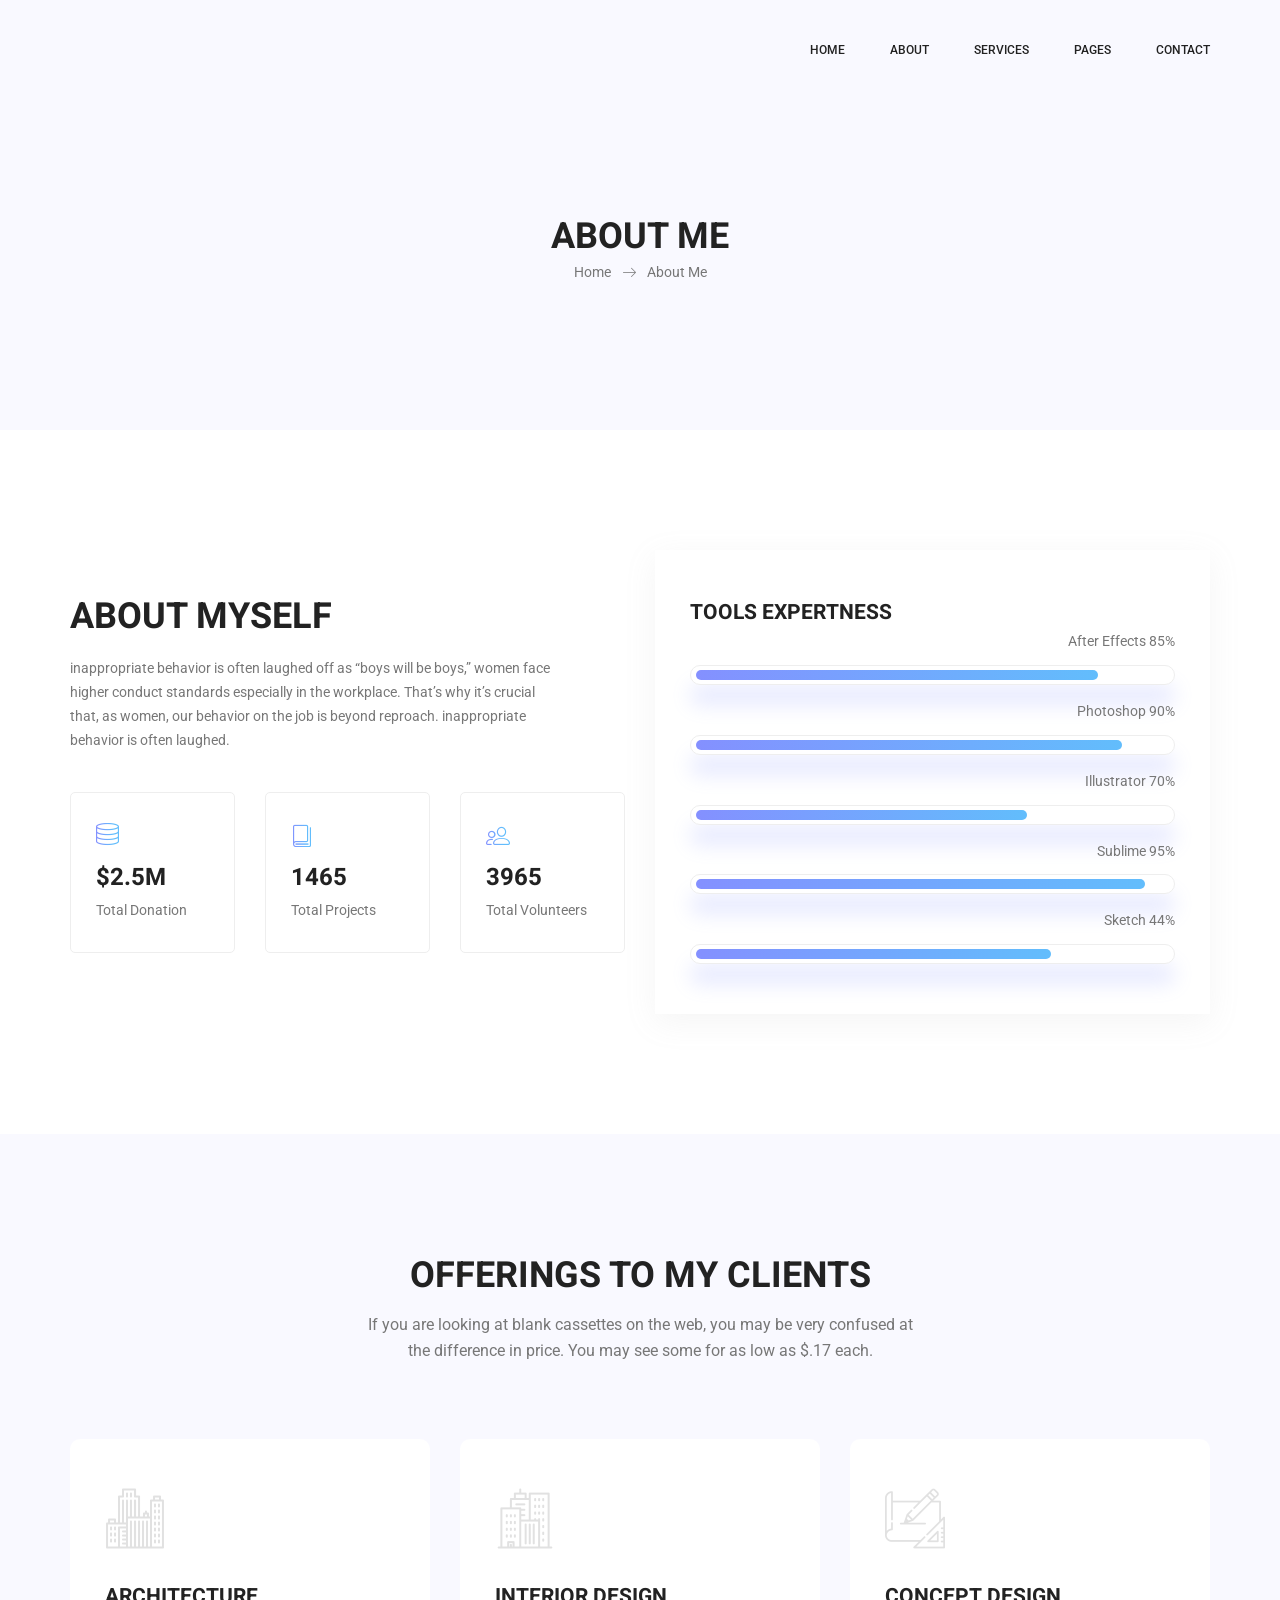
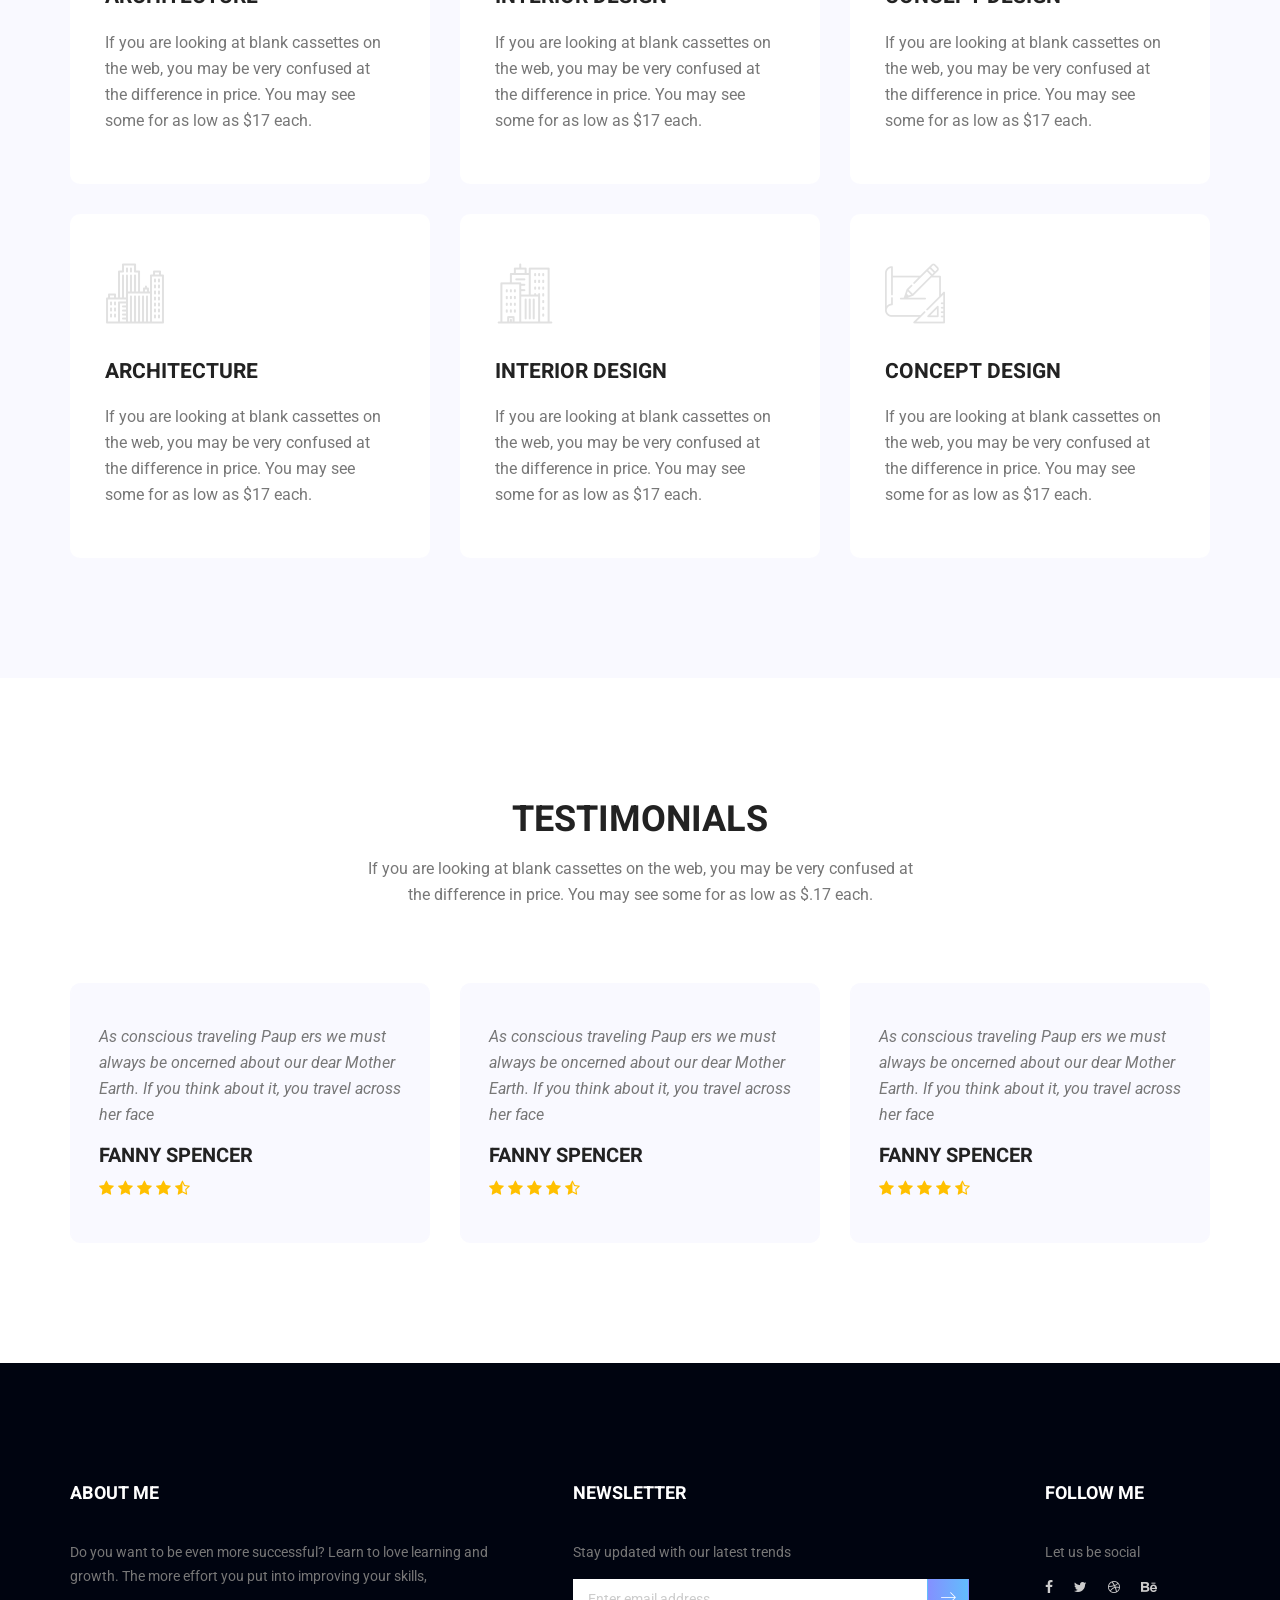
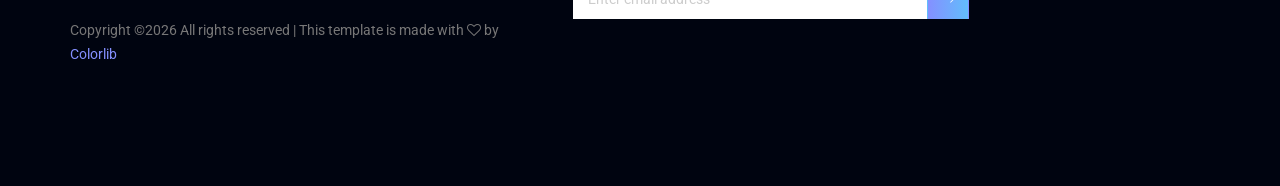
<file: about-us.html>
<!doctype html>
<html lang="en">
    <head>
        <!-- Required meta tags -->
        <meta charset="utf-8">
        <meta name="viewport" content="width=device-width, initial-scale=1, shrink-to-fit=no">
        <link rel="icon" href="img/favicon.png" type="image/png">
        <title>Manish Magar</title>
        <!-- Bootstrap CSS -->
        <link rel="stylesheet" href="css/bootstrap.css">
        <link rel="stylesheet" href="vendors/linericon/style.css">
        <link rel="stylesheet" href="css/font-awesome.min.css">
        <link rel="stylesheet" href="vendors/owl-carousel/owl.carousel.min.css">
        <link rel="stylesheet" href="vendors/lightbox/simpleLightbox.css">
        <link rel="stylesheet" href="vendors/nice-select/css/nice-select.css">
        <link rel="stylesheet" href="vendors/animate-css/animate.css">
        <link rel="stylesheet" href="vendors/flaticon/flaticon.css">
        <!-- main css -->
        <link rel="stylesheet" href="css/style.css">
        <link rel="stylesheet" href="css/responsive.css">
    </head>
    <body>
        
        <!--================Header Menu Area =================-->
        <header class="header_area">
            <div class="main_menu" id="mainNav">
            	<nav class="navbar navbar-expand-lg navbar-light">
					<div class="container box_1620">
						<!-- Brand and toggle get grouped for better mobile display -->
						<!-- <a class="navbar-brand logo_h" href="index.html"><img src="img/logo.png" alt=""></a> -->
						<button class="navbar-toggler" type="button" data-toggle="collapse" data-target="#navbarSupportedContent" aria-controls="navbarSupportedContent" aria-expanded="false" aria-label="Toggle navigation">
							<span class="icon-bar"></span>
							<span class="icon-bar"></span>
							<span class="icon-bar"></span>
						</button>
						<!-- Collect the nav links, forms, and other content for toggling -->
						<div class="collapse navbar-collapse offset" id="navbarSupportedContent">
							<ul class="nav navbar-nav menu_nav ml-auto">
								<li class="nav-item active"><a class="nav-link" href="index.html">Home</a></li> 
								<li class="nav-item"><a class="nav-link" href="about-us.html">About</a></li> 
								<li class="nav-item"><a class="nav-link" href="services.html">Services</a>
								<li class="nav-item submenu dropdown">
									<a href="#" class="nav-link dropdown-toggle" data-toggle="dropdown" role="button" aria-haspopup="true" aria-expanded="false">Pages</a>
									<ul class="dropdown-menu">
										<li class="nav-item"><a class="nav-link" href="portfolio.html">Portfolio</a></li>
										<li class="nav-item"><a class="nav-link" href="portfolio-details.html">Project Details</a></li>
										<li class="nav-item"><a class="nav-link" href="elements.html">Elements</a></li>
									</ul>
								</li> 
							
								<li class="nav-item"><a class="nav-link" href="contact.html">Contact</a></li>
							</ul>
						</div> 
					</div>
            	</nav>
            </div>
        </header>
        <!--================Header Menu Area =================-->
        
        <!--================Home Banner Area =================-->
        <section class="banner_area">
            <div class="banner_inner d-flex align-items-center">
            	<div class="overlay bg-parallax" data-stellar-ratio="0.9" data-stellar-vertical-offset="0" data-background=""></div>
				<div class="container">
					<div class="banner_content text-center">
						<h2>About Me</h2>
						<div class="page_link">
							<a href="index.html">Home</a>
							<a href="about-us.html">About Me</a>
						</div>
						
					</div>
				</div>
            </div>
        </section>
        <!--================End Home Banner Area =================-->
        
        <!--================Welcome Area =================-->
        <section class="welcome_area p_120">
        	<div class="container">
        		<div class="row welcome_inner">
        			<div class="col-lg-6">
        				<div class="welcome_text">
        					<h4>About Myself</h4>
        					<p>inappropriate behavior is often laughed off as “boys will be boys,” women face higher conduct standards especially in the workplace. That’s why it’s crucial that, as women, our behavior on the job is beyond reproach. inappropriate behavior is often laughed.</p>
        					<div class="row">
        						<div class="col-sm-4">
        							<div class="wel_item">
        								<i class="lnr lnr-database"></i>
        								<h4>$2.5M</h4>
        								<p>Total Donation</p>
        							</div>
        						</div>
        						<div class="col-sm-4">
        							<div class="wel_item">
        								<i class="lnr lnr-book"></i>
        								<h4>1465</h4>
        								<p>Total Projects</p>
        							</div>
        						</div>
        						<div class="col-sm-4">
        							<div class="wel_item">
        								<i class="lnr lnr-users"></i>
        								<h4>3965</h4>
        								<p>Total Volunteers</p>
        							</div>
        						</div>
        					</div>
        				</div>
        			</div>
        			<div class="col-lg-6">
        				<div class="tools_expert">
        					<h3>Tools Expertness</h3>
        					<div class="skill_main">
								<div class="skill_item">
									<h4>After Effects <span class="counter">85</span>%</h4>
									<div class="progress">
										<div class="progress-bar" role="progressbar" aria-valuenow="85" aria-valuemin="0" aria-valuemax="100"></div>
									</div>
								</div>
								<div class="skill_item">
									<h4>Photoshop <span class="counter">90</span>%</h4>
									<div class="progress">
										<div class="progress-bar" role="progressbar" aria-valuenow="90" aria-valuemin="0" aria-valuemax="100"></div>
									</div>
								</div>
								<div class="skill_item">
									<h4>Illustrator <span class="counter">70</span>%</h4>
									<div class="progress">
										<div class="progress-bar" role="progressbar" aria-valuenow="70" aria-valuemin="0" aria-valuemax="100"></div>
									</div>
								</div>
								<div class="skill_item">
									<h4>Sublime <span class="counter">95</span>%</h4>
									<div class="progress">
										<div class="progress-bar" role="progressbar" aria-valuenow="95" aria-valuemin="0" aria-valuemax="100"></div>
									</div>
								</div>
								<div class="skill_item">
									<h4>Sketch <span class="counter">75</span>%</h4>
									<div class="progress">
										<div class="progress-bar" role="progressbar" aria-valuenow="75" aria-valuemin="0" aria-valuemax="100"></div>
									</div>
								</div>
							</div>
        				</div>
        			</div>
        		</div>
        	</div>
        </section>
        <!--================End Welcome Area =================-->
        
        <!--================Feature Area =================-->
        <section class="feature_area p_120">
        	<div class="container">
        		<div class="main_title">
        			<h2>offerings to my clients</h2>
        			<p>If you are looking at blank cassettes on the web, you may be very confused at the difference in price. You may see some for as low as $.17 each.</p>
        		</div>
        		<div class="feature_inner row">
        			<div class="col-lg-4 col-md-6">
        				<div class="feature_item">
        					<i class="flaticon-city"></i>
        					<h4>Architecture</h4>
        					<p>If you are looking at blank cassettes on the web, you may be very confused at the difference in price. You may see some for as low as $17 each.</p>
        				</div>
        			</div>
        			<div class="col-lg-4 col-md-6">
        				<div class="feature_item">
        					<i class="flaticon-skyline"></i>
        					<h4>Interior Design</h4>
        					<p>If you are looking at blank cassettes on the web, you may be very confused at the difference in price. You may see some for as low as $17 each.</p>
        				</div>
        			</div>
        			<div class="col-lg-4 col-md-6">
        				<div class="feature_item">
        					<i class="flaticon-sketch"></i>
        					<h4>Concept Design</h4>
        					<p>If you are looking at blank cassettes on the web, you may be very confused at the difference in price. You may see some for as low as $17 each.</p>
        				</div>
        			</div>
        			<div class="col-lg-4 col-md-6">
        				<div class="feature_item">
        					<i class="flaticon-city"></i>
        					<h4>Architecture</h4>
        					<p>If you are looking at blank cassettes on the web, you may be very confused at the difference in price. You may see some for as low as $17 each.</p>
        				</div>
        			</div>
        			<div class="col-lg-4 col-md-6">
        				<div class="feature_item">
        					<i class="flaticon-skyline"></i>
        					<h4>Interior Design</h4>
        					<p>If you are looking at blank cassettes on the web, you may be very confused at the difference in price. You may see some for as low as $17 each.</p>
        				</div>
        			</div>
        			<div class="col-lg-4 col-md-6">
        				<div class="feature_item">
        					<i class="flaticon-sketch"></i>
        					<h4>Concept Design</h4>
        					<p>If you are looking at blank cassettes on the web, you may be very confused at the difference in price. You may see some for as low as $17 each.</p>
        				</div>
        			</div>
        		</div>
        	</div>
        </section>
        <!--================End Feature Area =================-->
        
        <!--================Testimonials Area =================-->
        <section class="testimonials_area testi_two p_120">
        	<div class="container">
        		<div class="main_title">
        			<h2>Testimonials</h2>
        			<p>If you are looking at blank cassettes on the web, you may be very confused at the difference in price. You may see some for as low as $.17 each.</p>
        		</div>
        		<div class="testi_inner">
					<div class="testi_slider owl-carousel">
						<div class="item">
							<div class="testi_item">
								<p>As conscious traveling Paup ers we must always be oncerned about our dear Mother Earth. If you think about it, you travel across her face</p>
								<h4>Fanny Spencer</h4>
								<a href="#"><i class="fa fa-star"></i></a>
								<a href="#"><i class="fa fa-star"></i></a>
								<a href="#"><i class="fa fa-star"></i></a>
								<a href="#"><i class="fa fa-star"></i></a>
								<a href="#"><i class="fa fa-star-half-o"></i></a>
							</div>
						</div>
						<div class="item">
							<div class="testi_item">
								<p>As conscious traveling Paup ers we must always be oncerned about our dear Mother Earth. If you think about it, you travel across her face</p>
								<h4>Fanny Spencer</h4>
								<a href="#"><i class="fa fa-star"></i></a>
								<a href="#"><i class="fa fa-star"></i></a>
								<a href="#"><i class="fa fa-star"></i></a>
								<a href="#"><i class="fa fa-star"></i></a>
								<a href="#"><i class="fa fa-star-half-o"></i></a>
							</div>
						</div>
						<div class="item">
							<div class="testi_item">
								<p>As conscious traveling Paup ers we must always be oncerned about our dear Mother Earth. If you think about it, you travel across her face</p>
								<h4>Fanny Spencer</h4>
								<a href="#"><i class="fa fa-star"></i></a>
								<a href="#"><i class="fa fa-star"></i></a>
								<a href="#"><i class="fa fa-star"></i></a>
								<a href="#"><i class="fa fa-star"></i></a>
								<a href="#"><i class="fa fa-star-half-o"></i></a>
							</div>
						</div>
					</div>
        		</div>
        	</div>
        </section>
        <!--================End Testimonials Area =================-->
        
        <!--================Footer Area =================-->
        <footer class="footer_area p_120">
        	<div class="container">
        		<div class="row footer_inner">
        			<div class="col-lg-5 col-sm-6">
        				<aside class="f_widget ab_widget">
        					<div class="f_title">
        						<h3>About Me</h3>
        					</div>
        					<p>Do you want to be even more successful? Learn to love learning and growth. The more effort you put into improving your skills,</p>
        					<p><!-- Link back to Colorlib can't be removed. Template is licensed under CC BY 3.0. -->
Copyright &copy;<script>document.write(new Date().getFullYear());</script> All rights reserved | This template is made with <i class="fa fa-heart-o" aria-hidden="true"></i> by <a href="https://colorlib.com" target="_blank">Colorlib</a>
<!-- Link back to Colorlib can't be removed. Template is licensed under CC BY 3.0. -->
</p>
        				</aside>
        			</div>
        			<div class="col-lg-5 col-sm-6">
        				<aside class="f_widget news_widget">
        					<div class="f_title">
        						<h3>Newsletter</h3>
        					</div>
        					<p>Stay updated with our latest trends</p>
        					<div id="mc_embed_signup">
                                <form target="_blank" action="https://spondonit.us12.list-manage.com/subscribe/post?u=1462626880ade1ac87bd9c93a&amp;id=92a4423d01" method="get" class="subscribe_form relative">
                                	<div class="input-group d-flex flex-row">
                                        <input name="EMAIL" placeholder="Enter email address" onfocus="this.placeholder = ''" onblur="this.placeholder = 'Email Address '" required="" type="email">
                                        <button class="btn sub-btn"><span class="lnr lnr-arrow-right"></span></button>		
                                    </div>				
                                    <div class="mt-10 info"></div>
                                </form>
                            </div>
        				</aside>
        			</div>
        			<div class="col-lg-2">
        				<aside class="f_widget social_widget">
        					<div class="f_title">
        						<h3>Follow Me</h3>
        					</div>
        					<p>Let us be social</p>
        					<ul class="list">
        						<li><a href="#"><i class="fa fa-facebook"></i></a></li>
        						<li><a href="#"><i class="fa fa-twitter"></i></a></li>
        						<li><a href="#"><i class="fa fa-dribbble"></i></a></li>
        						<li><a href="#"><i class="fa fa-behance"></i></a></li>
        					</ul>
        				</aside>
        			</div>
        		</div>
        	</div>
        </footer>
        <!--================End Footer Area =================-->
        
        
        
        
        <!-- Optional JavaScript -->
        <!-- jQuery first, then Popper.js, then Bootstrap JS -->
        <script src="js/jquery-3.2.1.min.js"></script>
        <script src="js/popper.js"></script>
        <script src="js/bootstrap.min.js"></script>
        <script src="js/stellar.js"></script>
        <script src="vendors/lightbox/simpleLightbox.min.js"></script>
        <script src="vendors/nice-select/js/jquery.nice-select.min.js"></script>
        <script src="vendors/isotope/imagesloaded.pkgd.min.js"></script>
        <script src="vendors/isotope/isotope-min.js"></script>
        <script src="vendors/owl-carousel/owl.carousel.min.js"></script>
        <script src="js/jquery.ajaxchimp.min.js"></script>
        <script src="js/mail-script.js"></script>
        <script src="vendors/counter-up/jquery.waypoints.min.js"></script>
        <script src="vendors/counter-up/jquery.counterup.min.js"></script>
        <script src="js/theme.js"></script>
    </body>
</html>
</file>
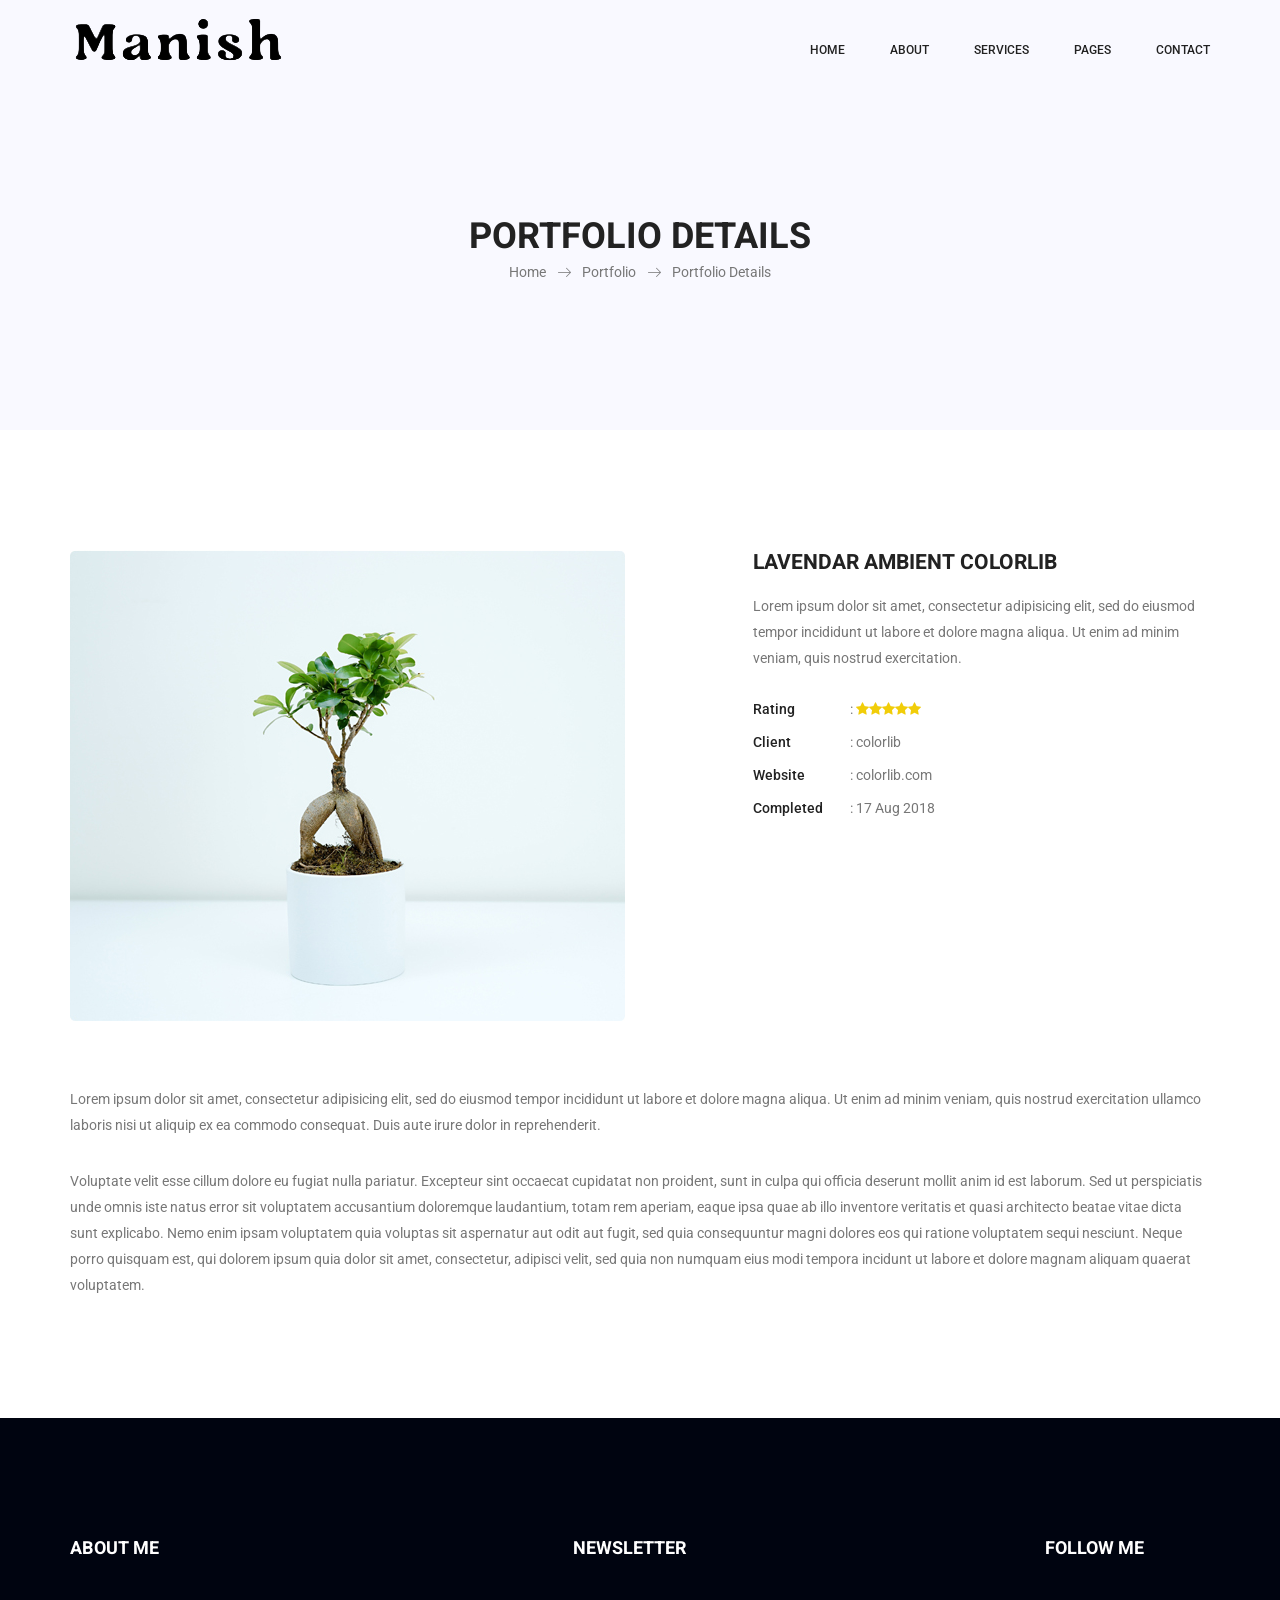
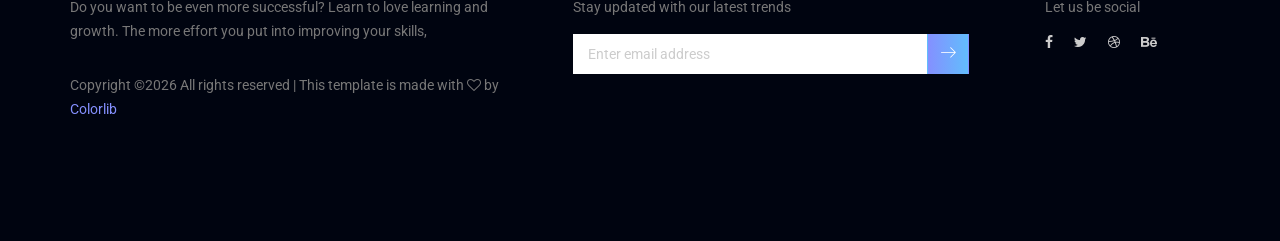
<file: portfolio-details.html>
<!doctype html>
<html lang="en">
    <head>
        <!-- Required meta tags -->
        <meta charset="utf-8">
        <meta name="viewport" content="width=device-width, initial-scale=1, shrink-to-fit=no">
        <link rel="icon" href="img/favicon.png" type="image/png">
        <title>Manish Magar</title>
        <!-- Bootstrap CSS -->
        <link rel="stylesheet" href="css/bootstrap.css">
        <link rel="stylesheet" href="vendors/linericon/style.css">
        <link rel="stylesheet" href="css/font-awesome.min.css">
        <link rel="stylesheet" href="vendors/owl-carousel/owl.carousel.min.css">
        <link rel="stylesheet" href="vendors/lightbox/simpleLightbox.css">
        <link rel="stylesheet" href="vendors/nice-select/css/nice-select.css">
        <link rel="stylesheet" href="vendors/animate-css/animate.css">
        <link rel="stylesheet" href="vendors/flaticon/flaticon.css">
        <!-- main css -->
        <link rel="stylesheet" href="css/style.css">
        <link rel="stylesheet" href="css/responsive.css">
    </head>
    <body>
        
        <!--================Header Menu Area =================-->
        <header class="header_area">
            <div class="main_menu" id="mainNav">
            	<nav class="navbar navbar-expand-lg navbar-light">
					<div class="container box_1620">
						<!-- Brand and toggle get grouped for better mobile display -->
						<a class="navbar-brand logo_h" href="index.html"><img src="img/logo.png" alt=""></a>
						<button class="navbar-toggler" type="button" data-toggle="collapse" data-target="#navbarSupportedContent" aria-controls="navbarSupportedContent" aria-expanded="false" aria-label="Toggle navigation">
							<span class="icon-bar"></span>
							<span class="icon-bar"></span>
							<span class="icon-bar"></span>
						</button>
						<!-- Collect the nav links, forms, and other content for toggling -->
						<div class="collapse navbar-collapse offset" id="navbarSupportedContent">
							<ul class="nav navbar-nav menu_nav ml-auto">
								<li class="nav-item active"><a class="nav-link" href="index.html">Home</a></li> 
								<li class="nav-item"><a class="nav-link" href="about-us.html">About</a></li> 
								<li class="nav-item"><a class="nav-link" href="services.html">Services</a>
								<li class="nav-item submenu dropdown">
									<a href="#" class="nav-link dropdown-toggle" data-toggle="dropdown" role="button" aria-haspopup="true" aria-expanded="false">Pages</a>
									<ul class="dropdown-menu">
										<li class="nav-item"><a class="nav-link" href="portfolio.html">Portfolio</a></li>
										<li class="nav-item"><a class="nav-link" href="portfolio-details.html">Project Details</a></li>
										<li class="nav-item"><a class="nav-link" href="elements.html">Elements</a></li>
									</ul>
								</li> 
						
								<li class="nav-item"><a class="nav-link" href="contact.html">Contact</a></li>
							</ul>
						</div> 
					</div>
            	</nav>
            </div>
        </header>
        <!--================Header Menu Area =================-->
        
        <!--================Home Banner Area =================-->
        <section class="banner_area">
            <div class="banner_inner d-flex align-items-center">
            	<div class="overlay bg-parallax" data-stellar-ratio="0.9" data-stellar-vertical-offset="0" data-background=""></div>
				<div class="container">
					<div class="banner_content text-center">
						<h2>Portfolio Details</h2>
						<div class="page_link">
							<a href="index.html">Home</a>
							<a href="services.html">Portfolio</a>
							<a href="services.html">Portfolio Details</a>
						</div>
						
					</div>
				</div>
            </div>
        </section>
        <!--================End Home Banner Area =================-->
        
        <!--================Portfolio Details Area =================-->
        <section class="portfolio_details_area p_120">
        	<div class="container">
        		<div class="portfolio_details_inner">
					<div class="row">
						<div class="col-md-6">
							<div class="left_img">
								<img class="img-fluid" src="img/gallery/portfolio_details.jpg" alt="">
							</div>
						</div>
						<div class="col-md-6">
							<div class="portfolio_right_text">
								<h4>Lavendar ambient colorlib</h4>
								<p>Lorem ipsum dolor sit amet, consectetur adipisicing elit, sed do eiusmod tempor incididunt ut labore et dolore magna aliqua. Ut enim ad minim veniam, quis nostrud exercitation.</p>
								<ul class="list">
									<li><span>Rating</span>: <i class="fa fa-star"></i><i class="fa fa-star"></i><i class="fa fa-star"></i><i class="fa fa-star"></i><i class="fa fa-star"></i></li>
									<li><span>Client</span>:  colorlib</li>
									<li><span>Website</span>:  colorlib.com</li>
									<li><span>Completed</span>:  17 Aug 2018</li>
								</ul>
							</div>
						</div>
					</div>
       				<p>Lorem ipsum dolor sit amet, consectetur adipisicing elit, sed do eiusmod tempor incididunt ut labore et dolore magna aliqua. Ut enim ad minim veniam, quis nostrud exercitation ullamco laboris nisi ut aliquip ex ea commodo consequat. Duis aute irure dolor in reprehenderit.</p>
       				<p>Voluptate velit esse cillum dolore eu fugiat nulla pariatur. Excepteur sint occaecat cupidatat non proident, sunt in culpa qui officia deserunt mollit anim id est laborum. Sed ut perspiciatis unde omnis iste natus error sit voluptatem accusantium doloremque laudantium, totam rem aperiam, eaque ipsa quae ab illo inventore veritatis et quasi architecto beatae vitae dicta sunt explicabo. Nemo enim ipsam voluptatem quia voluptas sit aspernatur aut odit aut fugit, sed quia consequuntur magni dolores eos qui ratione voluptatem sequi nesciunt. Neque porro quisquam est, qui dolorem ipsum quia dolor sit amet, consectetur, adipisci velit, sed quia non numquam eius modi tempora incidunt ut labore et dolore magnam aliquam quaerat voluptatem.</p>
        		</div>
        	</div>
        </section>
        <!--================End Portfolio Details Area =================-->
        
        <!--================Footer Area =================-->
        <footer class="footer_area p_120">
        	<div class="container">
        		<div class="row footer_inner">
        			<div class="col-lg-5 col-sm-6">
        				<aside class="f_widget ab_widget">
        					<div class="f_title">
        						<h3>About Me</h3>
        					</div>
        					<p>Do you want to be even more successful? Learn to love learning and growth. The more effort you put into improving your skills,</p>
        					<p><!-- Link back to Colorlib can't be removed. Template is licensed under CC BY 3.0. -->
Copyright &copy;<script>document.write(new Date().getFullYear());</script> All rights reserved | This template is made with <i class="fa fa-heart-o" aria-hidden="true"></i> by <a href="https://colorlib.com" target="_blank">Colorlib</a>
<!-- Link back to Colorlib can't be removed. Template is licensed under CC BY 3.0. -->
</p>
        				</aside>
        			</div>
        			<div class="col-lg-5 col-sm-6">
        				<aside class="f_widget news_widget">
        					<div class="f_title">
        						<h3>Newsletter</h3>
        					</div>
        					<p>Stay updated with our latest trends</p>
        					<div id="mc_embed_signup">
                                <form target="_blank" action="https://spondonit.us12.list-manage.com/subscribe/post?u=1462626880ade1ac87bd9c93a&amp;id=92a4423d01" method="get" class="subscribe_form relative">
                                	<div class="input-group d-flex flex-row">
                                        <input name="EMAIL" placeholder="Enter email address" onfocus="this.placeholder = ''" onblur="this.placeholder = 'Email Address '" required="" type="email">
                                        <button class="btn sub-btn"><span class="lnr lnr-arrow-right"></span></button>		
                                    </div>				
                                    <div class="mt-10 info"></div>
                                </form>
                            </div>
        				</aside>
        			</div>
        			<div class="col-lg-2">
        				<aside class="f_widget social_widget">
        					<div class="f_title">
        						<h3>Follow Me</h3>
        					</div>
        					<p>Let us be social</p>
        					<ul class="list">
        						<li><a href="#"><i class="fa fa-facebook"></i></a></li>
        						<li><a href="#"><i class="fa fa-twitter"></i></a></li>
        						<li><a href="#"><i class="fa fa-dribbble"></i></a></li>
        						<li><a href="#"><i class="fa fa-behance"></i></a></li>
        					</ul>
        				</aside>
        			</div>
        		</div>
        	</div>
        </footer>
        <!--================End Footer Area =================-->
        
        
        
        
        <!-- Optional JavaScript -->
        <!-- jQuery first, then Popper.js, then Bootstrap JS -->
        <script src="js/jquery-3.2.1.min.js"></script>
        <script src="js/popper.js"></script>
        <script src="js/bootstrap.min.js"></script>
        <script src="js/stellar.js"></script>
        <script src="vendors/lightbox/simpleLightbox.min.js"></script>
        <script src="vendors/nice-select/js/jquery.nice-select.min.js"></script>
        <script src="vendors/isotope/imagesloaded.pkgd.min.js"></script>
        <script src="vendors/isotope/isotope-min.js"></script>
        <script src="vendors/owl-carousel/owl.carousel.min.js"></script>
        <script src="js/jquery.ajaxchimp.min.js"></script>
        <script src="js/mail-script.js"></script>
        <script src="vendors/counter-up/jquery.waypoints.min.js"></script>
        <script src="vendors/counter-up/jquery.counterup.min.js"></script>
        <script src="js/theme.js"></script>
    </body>
</html>
</file>
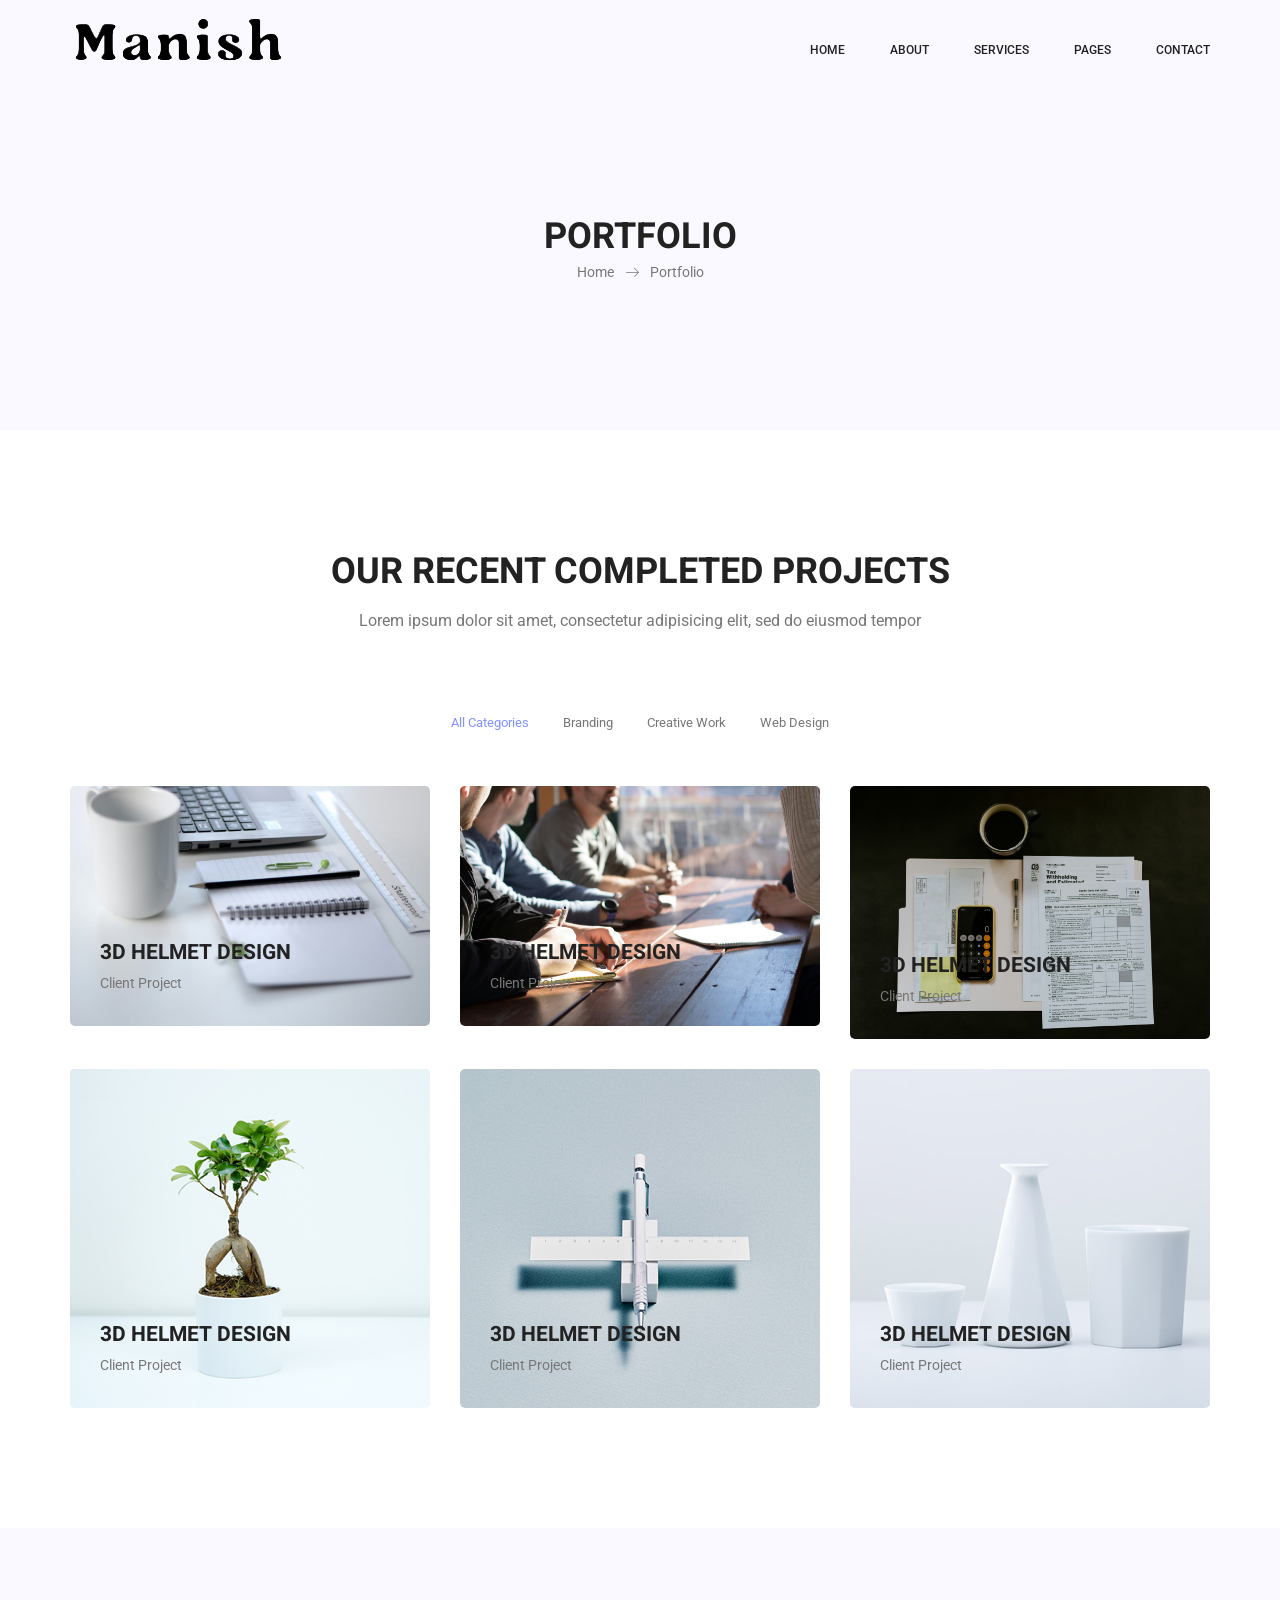
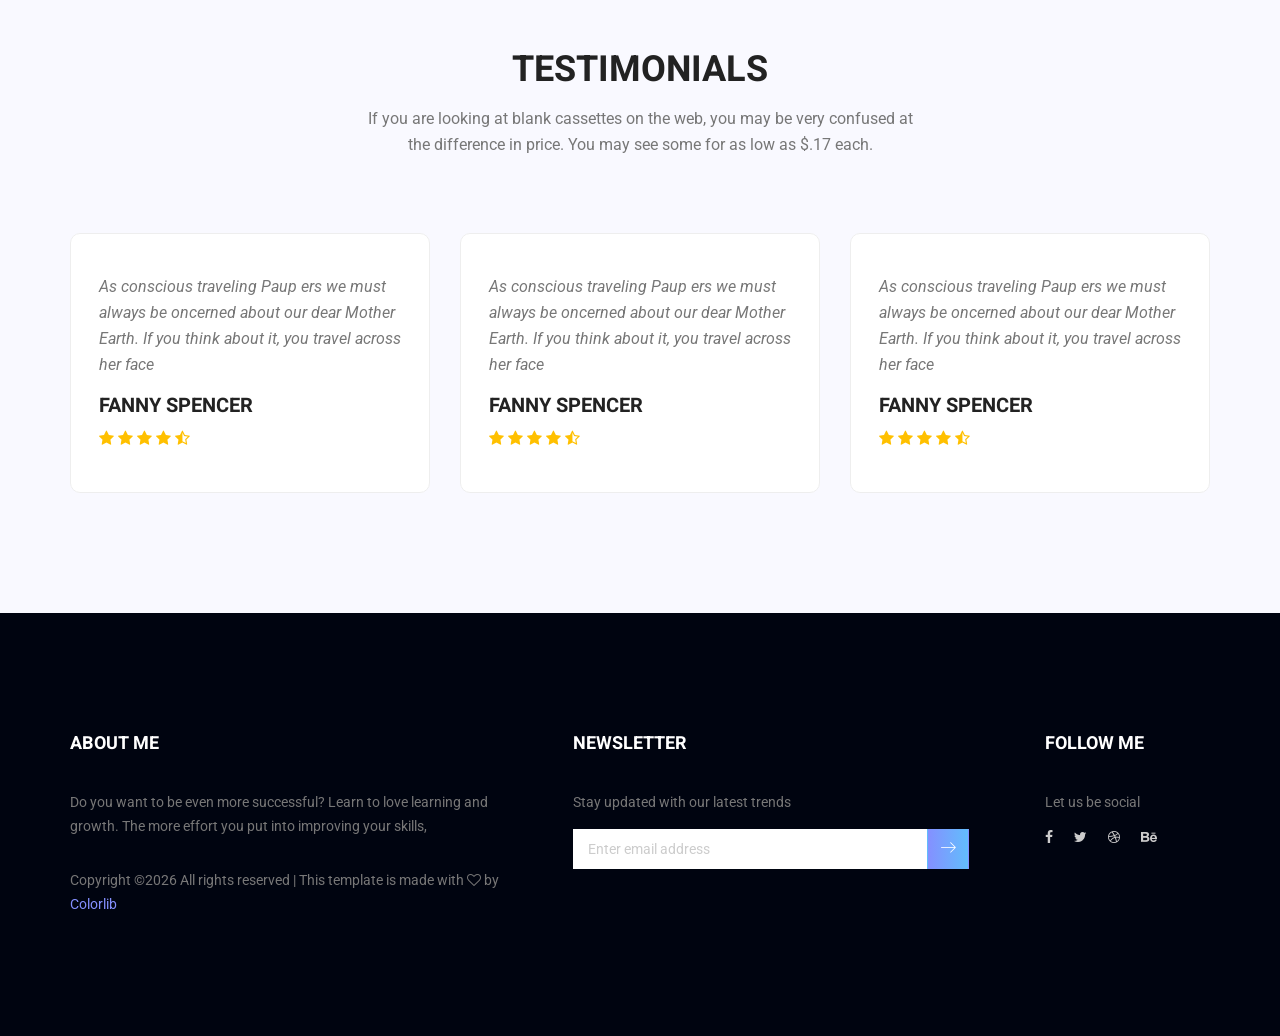
<file: portfolio.html>
<!doctype html>
<html lang="en">
    <head>
        <!-- Required meta tags -->
        <meta charset="utf-8">
        <meta name="viewport" content="width=device-width, initial-scale=1, shrink-to-fit=no">
        <link rel="icon" href="img/favicon.png" type="image/png">
        <title>Manish Magar</title>
        <!-- Bootstrap CSS -->
        <link rel="stylesheet" href="css/bootstrap.css">
        <link rel="stylesheet" href="vendors/linericon/style.css">
        <link rel="stylesheet" href="css/font-awesome.min.css">
        <link rel="stylesheet" href="vendors/owl-carousel/owl.carousel.min.css">
        <link rel="stylesheet" href="vendors/lightbox/simpleLightbox.css">
        <link rel="stylesheet" href="vendors/nice-select/css/nice-select.css">
        <link rel="stylesheet" href="vendors/animate-css/animate.css">
        <link rel="stylesheet" href="vendors/flaticon/flaticon.css">
        <!-- main css -->
        <link rel="stylesheet" href="css/style.css">
        <link rel="stylesheet" href="css/responsive.css">
    </head>
    <body>
        
        <!--================Header Menu Area =================-->
        <header class="header_area">
            <div class="main_menu" id="mainNav">
            	<nav class="navbar navbar-expand-lg navbar-light">
					<div class="container box_1620">
						<!-- Brand and toggle get grouped for better mobile display -->
						<a class="navbar-brand logo_h" href="index.html"><img src="img/logo.png" alt=""></a>
						<button class="navbar-toggler" type="button" data-toggle="collapse" data-target="#navbarSupportedContent" aria-controls="navbarSupportedContent" aria-expanded="false" aria-label="Toggle navigation">
							<span class="icon-bar"></span>
							<span class="icon-bar"></span>
							<span class="icon-bar"></span>
						</button>
						<!-- Collect the nav links, forms, and other content for toggling -->
						<div class="collapse navbar-collapse offset" id="navbarSupportedContent">
							<ul class="nav navbar-nav menu_nav ml-auto">
								<li class="nav-item active"><a class="nav-link" href="index.html">Home</a></li> 
								<li class="nav-item"><a class="nav-link" href="about-us.html">About</a></li> 
								<li class="nav-item"><a class="nav-link" href="services.html">Services</a>
								<li class="nav-item submenu dropdown">
									<a href="#" class="nav-link dropdown-toggle" data-toggle="dropdown" role="button" aria-haspopup="true" aria-expanded="false">Pages</a>
									<ul class="dropdown-menu">
										<li class="nav-item"><a class="nav-link" href="portfolio.html">Portfolio</a></li>
										<li class="nav-item"><a class="nav-link" href="portfolio-details.html">Project Details</a></li>
										<li class="nav-item"><a class="nav-link" href="elements.html">Elements</a></li>
									</ul>
								</li> 
							 
								<li class="nav-item"><a class="nav-link" href="contact.html">Contact</a></li>
							</ul>
						</div> 
					</div>
            	</nav>
            </div>
        </header>
        <!--================Header Menu Area =================-->
        
        <!--================Home Banner Area =================-->
        <section class="banner_area">
            <div class="banner_inner d-flex align-items-center">
            	<div class="overlay bg-parallax" data-stellar-ratio="0.9" data-stellar-vertical-offset="0" data-background=""></div>
				<div class="container">
					<div class="banner_content text-center">
						<h2>Portfolio</h2>
						<div class="page_link">
							<a href="index.html">Home</a>
							<a href="portfolio.html">Portfolio</a>
						</div>
						
					</div>
				</div>
            </div>
        </section>
        <!--================End Home Banner Area =================-->
        
        <!--================Projects Area =================-->
        <section class="projects_area p_120">
        	<div class="container">
        		<div class="main_title">
					<h2>Our Recent Completed Projects</h2>
					<p>Lorem ipsum dolor sit amet, consectetur adipisicing elit, sed do eiusmod tempor</p>
				</div>
        		<div class="projects_fillter">
					<ul class="filter list">
						<li class="active" data-filter="*"><a href="#">All Categories</a></li>
						<li data-filter=".brand"><a href="#">Branding</a></li>
						<li data-filter=".work"><a href="#">Creative Work </a></li>
						<li data-filter=".web"><a href="#">Web Design</a></li>
					</ul>
				</div>
				<div class="projects_inner row">
					<div class="col-lg-4 col-sm-6 brand web">
						<div class="projects_item">
							<img class="img-fluid" src="img/projects/projects-1.jpg" alt="">
							<div class="projects_text">
								<a href="portfolio-details.html"><h4>3D Helmet Design</h4></a>
								<p>Client Project</p>
							</div>
						</div>
					</div>
					<div class="col-lg-4 col-sm-6 brand work">
						<div class="projects_item">
							<img class="img-fluid" src="img/projects/projects-2.jpg" alt="">
							<div class="projects_text">
								<a href="portfolio-details.html"><h4>3D Helmet Design</h4></a>
								<p>Client Project</p>
							</div>
						</div>
					</div>
					<div class="col-lg-4 col-sm-6 work">
						<div class="projects_item">
							<img class="img-fluid" src="img/projects/projects-3.jpg" alt="">
							<div class="projects_text">
								<a href="portfolio-details.html"><h4>3D Helmet Design</h4></a>
								<p>Client Project</p>
							</div>
						</div>
					</div>
					<div class="col-lg-4 col-sm-6 brand web">
						<div class="projects_item">
							<img class="img-fluid" src="img/projects/projects-4.jpg" alt="">
							<div class="projects_text">
								<a href="portfolio-details.html"><h4>3D Helmet Design</h4></a>
								<p>Client Project</p>
							</div>
						</div>
					</div>
					<div class="col-lg-4 col-sm-6 brand work">
						<div class="projects_item">
							<img class="img-fluid" src="img/projects/projects-5.jpg" alt="">
							<div class="projects_text">
								<a href="portfolio-details.html"><h4>3D Helmet Design</h4></a>
								<p>Client Project</p>
							</div>
						</div>
					</div>
					<div class="col-lg-4 col-sm-6 brand work web">
						<div class="projects_item">
							<img class="img-fluid" src="img/projects/projects-6.jpg" alt="">
							<div class="projects_text">
								<a href="portfolio-details.html"><h4>3D Helmet Design</h4></a>
								<p>Client Project</p>
							</div>
						</div>
					</div>
				</div>
        	</div>
        </section>
        <!--================End Projects Area =================-->
        
        <!--================Testimonials Area =================-->
        <section class="testimonials_area p_120">
        	<div class="container">
        		<div class="main_title">
        			<h2>Testimonials</h2>
        			<p>If you are looking at blank cassettes on the web, you may be very confused at the difference in price. You may see some for as low as $.17 each.</p>
        		</div>
        		<div class="testi_inner">
					<div class="testi_slider owl-carousel">
						<div class="item">
							<div class="testi_item">
								<p>As conscious traveling Paup ers we must always be oncerned about our dear Mother Earth. If you think about it, you travel across her face</p>
								<h4>Fanny Spencer</h4>
								<a href="#"><i class="fa fa-star"></i></a>
								<a href="#"><i class="fa fa-star"></i></a>
								<a href="#"><i class="fa fa-star"></i></a>
								<a href="#"><i class="fa fa-star"></i></a>
								<a href="#"><i class="fa fa-star-half-o"></i></a>
							</div>
						</div>
						<div class="item">
							<div class="testi_item">
								<p>As conscious traveling Paup ers we must always be oncerned about our dear Mother Earth. If you think about it, you travel across her face</p>
								<h4>Fanny Spencer</h4>
								<a href="#"><i class="fa fa-star"></i></a>
								<a href="#"><i class="fa fa-star"></i></a>
								<a href="#"><i class="fa fa-star"></i></a>
								<a href="#"><i class="fa fa-star"></i></a>
								<a href="#"><i class="fa fa-star-half-o"></i></a>
							</div>
						</div>
						<div class="item">
							<div class="testi_item">
								<p>As conscious traveling Paup ers we must always be oncerned about our dear Mother Earth. If you think about it, you travel across her face</p>
								<h4>Fanny Spencer</h4>
								<a href="#"><i class="fa fa-star"></i></a>
								<a href="#"><i class="fa fa-star"></i></a>
								<a href="#"><i class="fa fa-star"></i></a>
								<a href="#"><i class="fa fa-star"></i></a>
								<a href="#"><i class="fa fa-star-half-o"></i></a>
							</div>
						</div>
					</div>
        		</div>
        	</div>
        </section>
        <!--================End Testimonials Area =================-->
        
        <!--================Footer Area =================-->
        <footer class="footer_area p_120">
        	<div class="container">
        		<div class="row footer_inner">
        			<div class="col-lg-5 col-sm-6">
        				<aside class="f_widget ab_widget">
        					<div class="f_title">
        						<h3>About Me</h3>
        					</div>
        					<p>Do you want to be even more successful? Learn to love learning and growth. The more effort you put into improving your skills,</p>
        					<p><!-- Link back to Colorlib can't be removed. Template is licensed under CC BY 3.0. -->
Copyright &copy;<script>document.write(new Date().getFullYear());</script> All rights reserved | This template is made with <i class="fa fa-heart-o" aria-hidden="true"></i> by <a href="https://colorlib.com" target="_blank">Colorlib</a>
<!-- Link back to Colorlib can't be removed. Template is licensed under CC BY 3.0. -->
</p>
        				</aside>
        			</div>
        			<div class="col-lg-5 col-sm-6">
        				<aside class="f_widget news_widget">
        					<div class="f_title">
        						<h3>Newsletter</h3>
        					</div>
        					<p>Stay updated with our latest trends</p>
        					<div id="mc_embed_signup">
                                <form target="_blank" action="https://spondonit.us12.list-manage.com/subscribe/post?u=1462626880ade1ac87bd9c93a&amp;id=92a4423d01" method="get" class="subscribe_form relative">
                                	<div class="input-group d-flex flex-row">
                                        <input name="EMAIL" placeholder="Enter email address" onfocus="this.placeholder = ''" onblur="this.placeholder = 'Email Address '" required="" type="email">
                                        <button class="btn sub-btn"><span class="lnr lnr-arrow-right"></span></button>		
                                    </div>				
                                    <div class="mt-10 info"></div>
                                </form>
                            </div>
        				</aside>
        			</div>
        			<div class="col-lg-2">
        				<aside class="f_widget social_widget">
        					<div class="f_title">
        						<h3>Follow Me</h3>
        					</div>
        					<p>Let us be social</p>
        					<ul class="list">
        						<li><a href="#"><i class="fa fa-facebook"></i></a></li>
        						<li><a href="#"><i class="fa fa-twitter"></i></a></li>
        						<li><a href="#"><i class="fa fa-dribbble"></i></a></li>
        						<li><a href="#"><i class="fa fa-behance"></i></a></li>
        					</ul>
        				</aside>
        			</div>
        		</div>
        	</div>
        </footer>
        <!--================End Footer Area =================-->
        
        
        
        
        <!-- Optional JavaScript -->
        <!-- jQuery first, then Popper.js, then Bootstrap JS -->
        <script src="js/jquery-3.2.1.min.js"></script>
        <script src="js/popper.js"></script>
        <script src="js/bootstrap.min.js"></script>
        <script src="js/stellar.js"></script>
        <script src="vendors/lightbox/simpleLightbox.min.js"></script>
        <script src="vendors/nice-select/js/jquery.nice-select.min.js"></script>
        <script src="vendors/isotope/imagesloaded.pkgd.min.js"></script>
        <script src="vendors/isotope/isotope-min.js"></script>
        <script src="vendors/owl-carousel/owl.carousel.min.js"></script>
        <script src="js/jquery.ajaxchimp.min.js"></script>
        <script src="js/mail-script.js"></script>
        <script src="vendors/counter-up/jquery.waypoints.min.js"></script>
        <script src="vendors/counter-up/jquery.counterup.min.js"></script>
        <script src="js/theme.js"></script>
    </body>
</html>
</file>
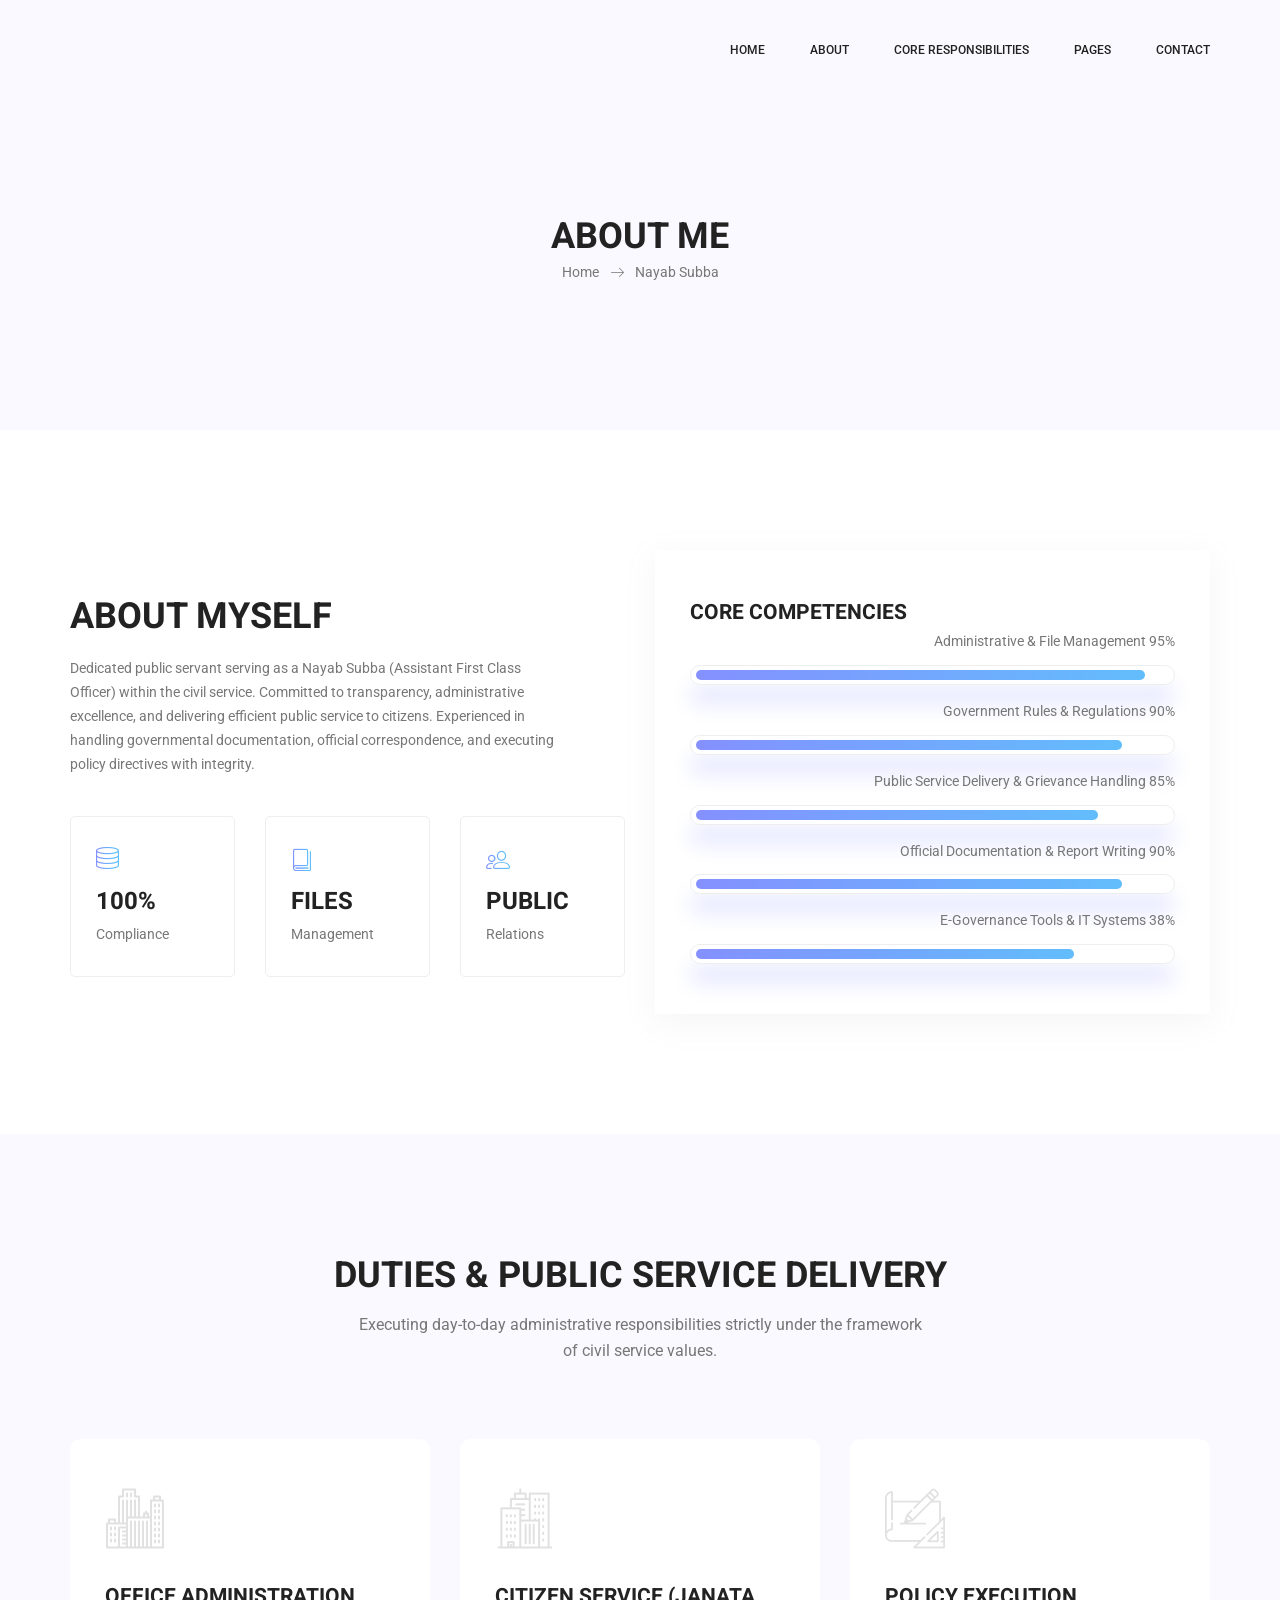
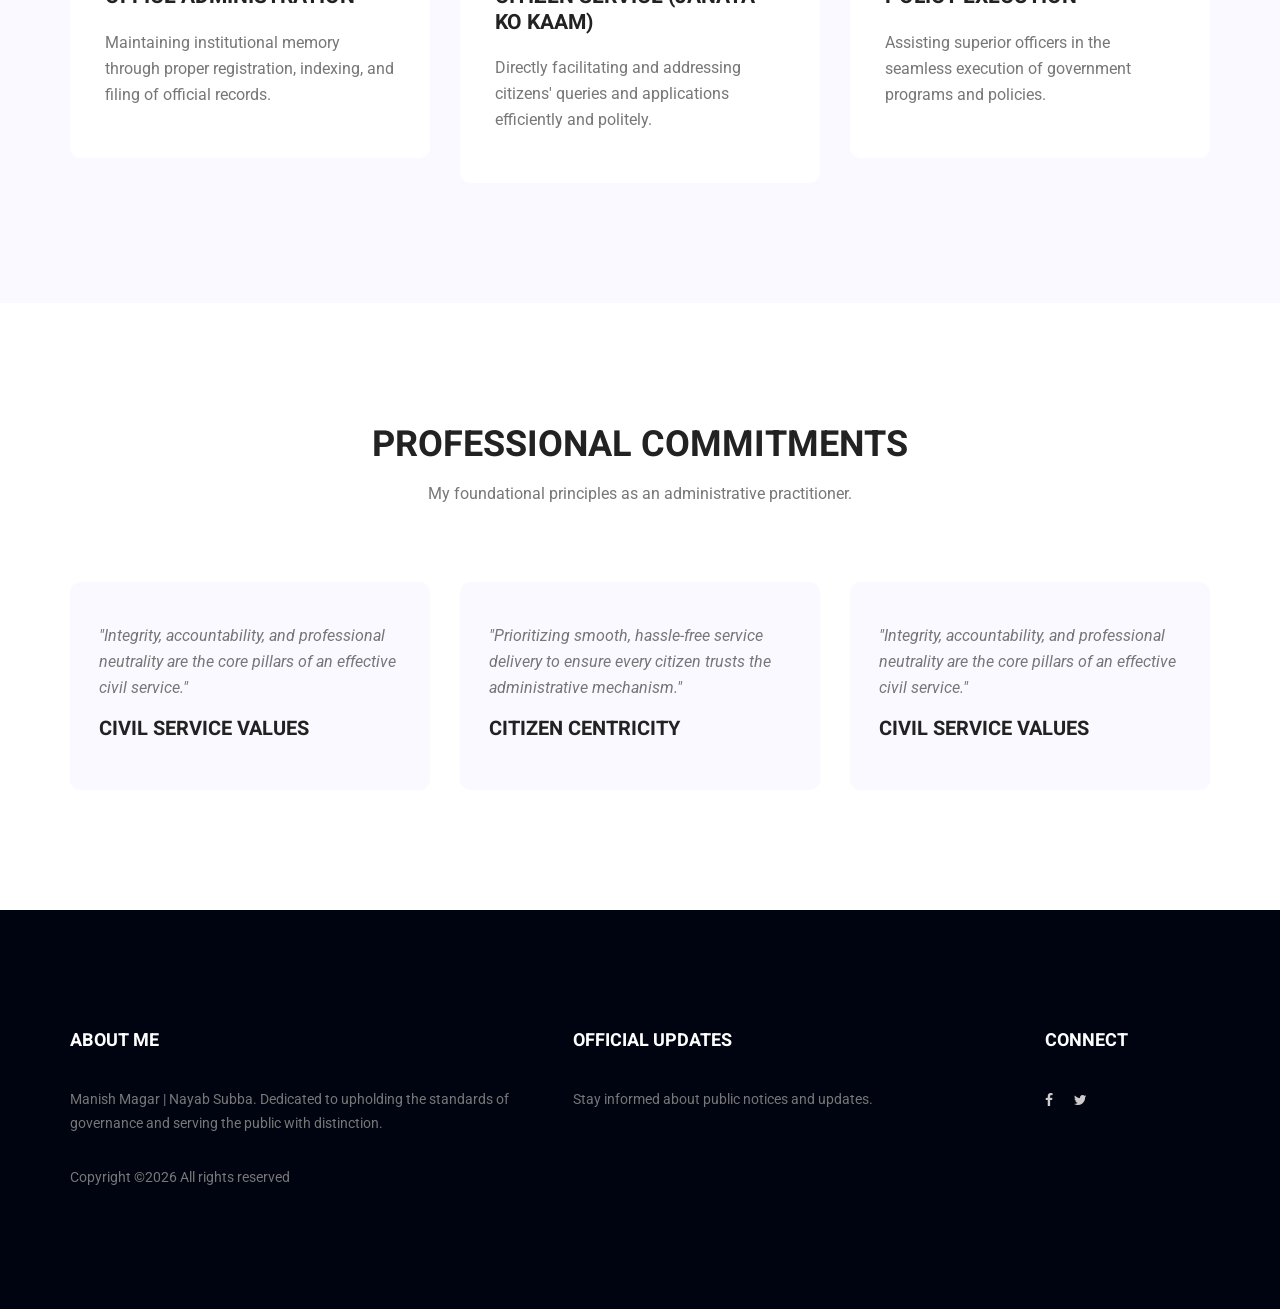
<file: services.html>
<!doctype html>
<html lang="en">
    <head>
        <!-- Required meta tags -->
        <meta charset="utf-8">
        <meta name="viewport" content="width=device-width, initial-scale=1, shrink-to-fit=no">
        <link rel="icon" href="img/favicon.png" type="image/png">
        <title>Manish Magar - Civil Servant</title>
        <!-- Bootstrap CSS -->
        <link rel="stylesheet" href="css/bootstrap.css">
        <link rel="stylesheet" href="vendors/linericon/style.css">
        <link rel="stylesheet" href="css/font-awesome.min.css">
        <link rel="stylesheet" href="vendors/owl-carousel/owl.carousel.min.css">
        <link rel="stylesheet" href="vendors/lightbox/simpleLightbox.css">
        <link rel="stylesheet" href="vendors/nice-select/css/nice-select.css">
        <link rel="stylesheet" href="vendors/animate-css/animate.css">
        <link rel="stylesheet" href="vendors/flaticon/flaticon.css">
        <!-- main css -->
        <link rel="stylesheet" href="css/style.css">
        <link rel="stylesheet" href="css/responsive.css">
    </head>
    <body>
        
        <!--================Header Menu Area =================-->
        <header class="header_area">
            <div class="main_menu" id="mainNav">
                <nav class="navbar navbar-expand-lg navbar-light">
                    <div class="container box_1620">
                        <button class="navbar-toggler" type="button" data-toggle="collapse" data-target="#navbarSupportedContent" aria-controls="navbarSupportedContent" aria-expanded="false" aria-label="Toggle navigation">
                            <span class="icon-bar"></span>
                            <span class="icon-bar"></span>
                            <span class="icon-bar"></span>
                        </button>
                        <!-- Nav Links -->
                        <div class="collapse navbar-collapse offset" id="navbarSupportedContent">
                            <ul class="nav navbar-nav menu_nav ml-auto">
                                <li class="nav-item active"><a class="nav-link" href="index.html">Home</a></li> 
                                <li class="nav-item"><a class="nav-link" href="about-us.html">About</a></li> 
                                <li class="nav-item"><a class="nav-link" href="services.html">Core Responsibilities</a></li>
                                <li class="nav-item submenu dropdown">
                                    <a href="#" class="nav-link dropdown-toggle" data-toggle="dropdown" role="button" aria-haspopup="true" aria-expanded="false">Pages</a>
                                    <ul class="dropdown-menu">
                                        <li class="nav-item"><a class="nav-link" href="portfolio.html">Portfolio</a></li>
                                        <li class="nav-item"><a class="nav-link" href="portfolio-details.html">Project Details</a></li>
                                        <li class="nav-item"><a class="nav-link" href="elements.html">Elements</a></li>
                                    </ul>
                                </li> 
                                <li class="nav-item"><a class="nav-link" href="contact.html">Contact</a></li>
                            </ul>
                        </div> 
                    </div>
                </nav>
            </div>
        </header>
        <!--================Header Menu Area =================-->
        
        <!--================Home Banner Area =================-->
        <section class="banner_area">
            <div class="banner_inner d-flex align-items-center">
                <div class="overlay bg-parallax" data-stellar-ratio="0.9" data-stellar-vertical-offset="0" data-background=""></div>
                <div class="container">
                    <div class="banner_content text-center">
                        <h2>About Me</h2>
                        <div class="page_link">
                            <a href="index.html">Home</a>
                            <a href="about-us.html">Nayab Subba</a>
                        </div>
                    </div>
                </div>
            </div>
        </section>
        <!--================End Home Banner Area =================-->
        
        <!--================Welcome Area =================-->
        <section class="welcome_area p_120">
            <div class="container">
                <div class="row welcome_inner">
                    <div class="col-lg-6">
                        <div class="welcome_text">
                            <h4>About Myself</h4>
                            <p>Dedicated public servant serving as a Nayab Subba (Assistant First Class Officer) within the civil service. Committed to transparency, administrative excellence, and delivering efficient public service to citizens. Experienced in handling governmental documentation, official correspondence, and executing policy directives with integrity.</p>
                            <div class="row">
                                <div class="col-sm-4">
                                    <div class="wel_item">
                                        <i class="lnr lnr-database"></i>
                                        <h4>100%</h4>
                                        <p>Compliance</p>
                                    </div>
                                </div>
                                <div class="col-sm-4">
                                    <div class="wel_item">
                                        <i class="lnr lnr-book"></i>
                                        <h4>Files</h4>
                                        <p>Management</p>
                                    </div>
                                </div>
                                <div class="col-sm-4">
                                    <div class="wel_item">
                                        <i class="lnr lnr-users"></i>
                                        <h4>Public</h4>
                                        <p>Relations</p>
                                    </div>
                                </div>
                            </div>
                        </div>
                    </div>
                    <div class="col-lg-6">
                        <div class="tools_expert">
                            <h3>Core Competencies</h3>
                            <div class="skill_main">
                                <div class="skill_item">
                                    <h4>Administrative & File Management <span class="counter">95</span>%</h4>
                                    <div class="progress">
                                        <div class="progress-bar" role="progressbar" aria-valuenow="95" aria-valuemin="0" aria-valuemax="100"></div>
                                    </div>
                                </div>
                                <div class="skill_item">
                                    <h4>Government Rules & Regulations <span class="counter">90</span>%</h4>
                                    <div class="progress">
                                        <div class="progress-bar" role="progressbar" aria-valuenow="90" aria-valuemin="0" aria-valuemax="100"></div>
                                    </div>
                                </div>
                                <div class="skill_item">
                                    <h4>Public Service Delivery & Grievance Handling <span class="counter">85</span>%</h4>
                                    <div class="progress">
                                        <div class="progress-bar" role="progressbar" aria-valuenow="85" aria-valuemin="0" aria-valuemax="100"></div>
                                    </div>
                                </div>
                                <div class="skill_item">
                                    <h4>Official Documentation & Report Writing <span class="counter">90</span>%</h4>
                                    <div class="progress">
                                        <div class="progress-bar" role="progressbar" aria-valuenow="90" aria-valuemin="0" aria-valuemax="100"></div>
                                    </div>
                                </div>
                                <div class="skill_item">
                                    <h4>E-Governance Tools & IT Systems <span class="counter">80</span>%</h4>
                                    <div class="progress">
                                        <div class="progress-bar" role="progressbar" aria-valuenow="80" aria-valuemin="0" aria-valuemax="100"></div>
                                    </div>
                                </div>
                            </div>
                        </div>
                    </div>
                </div>
            </div>
        </section>
        <!--================End Welcome Area =================-->
        
        <!--================Feature Area =================-->
        <section class="feature_area p_120">
            <div class="container">
                <div class="main_title">
                    <h2>Duties & Public Service Delivery</h2>
                    <p>Executing day-to-day administrative responsibilities strictly under the framework of civil service values.</p>
                </div>
                <div class="feature_inner row">
                    <div class="col-lg-4 col-md-6">
                        <div class="feature_item">
                            <i class="flaticon-city"></i>
                            <h4>Office Administration</h4>
                            <p>Maintaining institutional memory through proper registration, indexing, and filing of official records.</p>
                        </div>
                    </div>
                    <div class="col-lg-4 col-md-6">
                        <div class="feature_item">
                            <i class="flaticon-skyline"></i>
                            <h4>Citizen Service (Janata ko Kaam)</h4>
                            <p>Directly facilitating and addressing citizens' queries and applications efficiently and politely.</p>
                        </div>
                    </div>
                    <div class="col-lg-4 col-md-6">
                        <div class="feature_item">
                            <i class="flaticon-sketch"></i>
                            <h4>Policy Execution</h4>
                            <p>Assisting superior officers in the seamless execution of government programs and policies.</p>
                        </div>
                    </div>
                </div>
            </div>
        </section>
        <!--================End Feature Area =================-->
        
        <!--================Testimonials Area =================-->
        <section class="testimonials_area testi_two p_120">
            <div class="container">
                <div class="main_title">
                    <h2>Professional Commitments</h2>
                    <p>My foundational principles as an administrative practitioner.</p>
                </div>
                <div class="testi_inner">
                    <div class="testi_slider owl-carousel">
                        <div class="item">
                            <div class="testi_item">
                                <p>"Integrity, accountability, and professional neutrality are the core pillars of an effective civil service."</p>
                                <h4>Civil Service Values</h4>
                            </div>
                        </div>
                        <div class="item">
                            <div class="testi_item">
                                <p>"Prioritizing smooth, hassle-free service delivery to ensure every citizen trusts the administrative mechanism."</p>
                                <h4>Citizen Centricity</h4>
                            </div>
                        </div>
                    </div>
                </div>
            </div>
        </section>
        <!--================End Testimonials Area =================-->
        
        <!--================Footer Area =================-->
        <footer class="footer_area p_120">
            <div class="container">
                <div class="row footer_inner">
                    <div class="col-lg-5 col-sm-6">
                        <aside class="f_widget ab_widget">
                            <div class="f_title">
                                <h3>About Me</h3>
                            </div>
                            <p>Manish Magar | Nayab Subba. Dedicated to upholding the standards of governance and serving the public with distinction.</p>
                            <p>Copyright &copy;<script>document.write(new Date().getFullYear());</script> All rights reserved</p>
                        </aside>
                    </div>
                    <div class="col-lg-5 col-sm-6">
                        <aside class="f_widget news_widget">
                            <div class="f_title">
                                <h3>Official Updates</h3>
                            </div>
                            <p>Stay informed about public notices and updates.</p>
                        </aside>
                    </div>
                    <div class="col-lg-2">
                        <aside class="f_widget social_widget">
                            <div class="f_title">
                                <h3>Connect</h3>
                            </div>
                            <ul class="list">
                                <li><a href="#"><i class="fa fa-facebook"></i></a></li>
                                <li><a href="#"><i class="fa fa-twitter"></i></a></li>
                            </ul>
                        </aside>
                    </div>
                </div>
            </div>
        </footer>
        <!--================End Footer Area =================-->
        
        <!-- Optional JavaScript -->
        <script src="js/jquery-3.2.1.min.js"></script>
        <script src="js/popper.js"></script>
        <script src="js/bootstrap.min.js"></script>
        <script src="js/stellar.js"></script>
        <script src="vendors/lightbox/simpleLightbox.min.js"></script>
        <script src="vendors/nice-select/js/jquery.nice-select.min.js"></script>
        <script src="vendors/isotope/imagesloaded.pkgd.min.js"></script>
        <script src="vendors/isotope/isotope-min.js"></script>
        <script src="vendors/owl-carousel/owl.carousel.min.js"></script>
        <script src="js/jquery.ajaxchimp.min.js"></script>
        <script src="js/mail-script.js"></script>
        <script src="vendors/counter-up/jquery.waypoints.min.js"></script>
        <script src="vendors/counter-up/jquery.counterup.min.js"></script>
        <script src="js/theme.js"></script>
    </body>
</html>
</file>
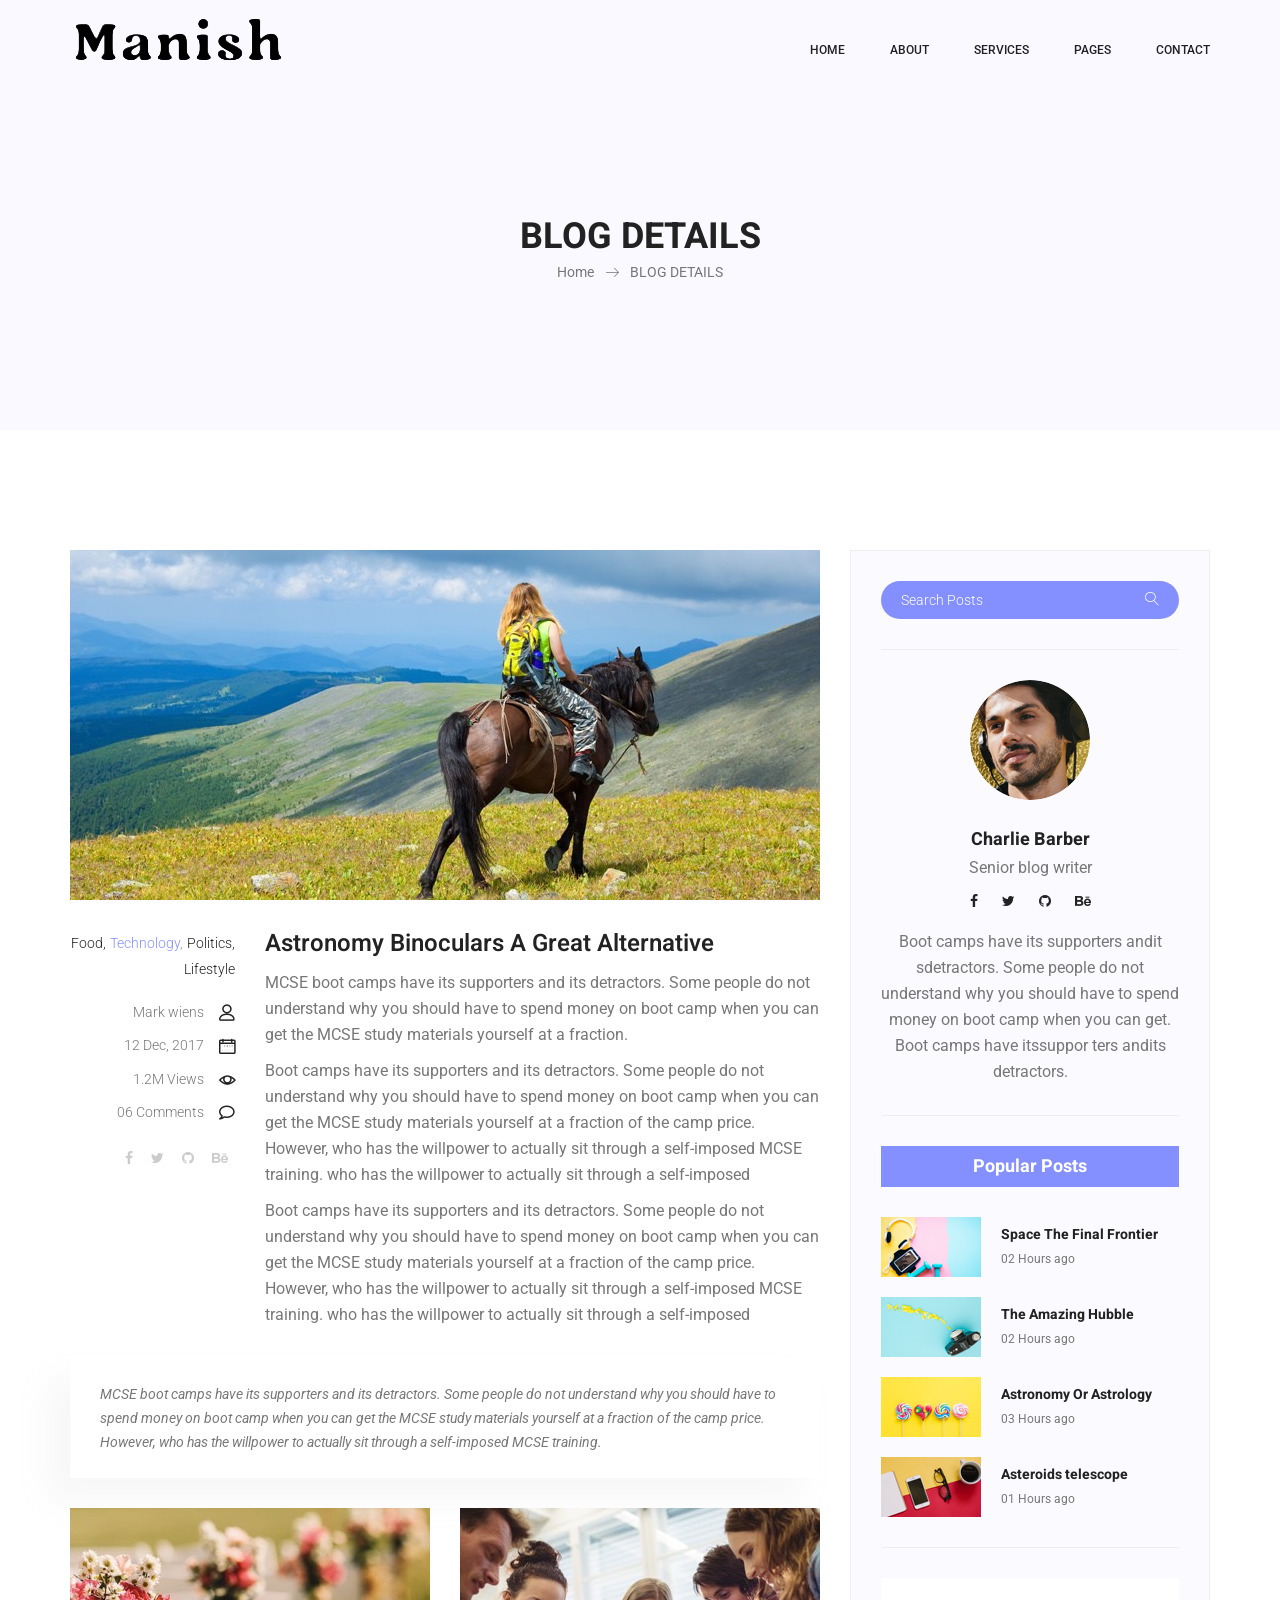
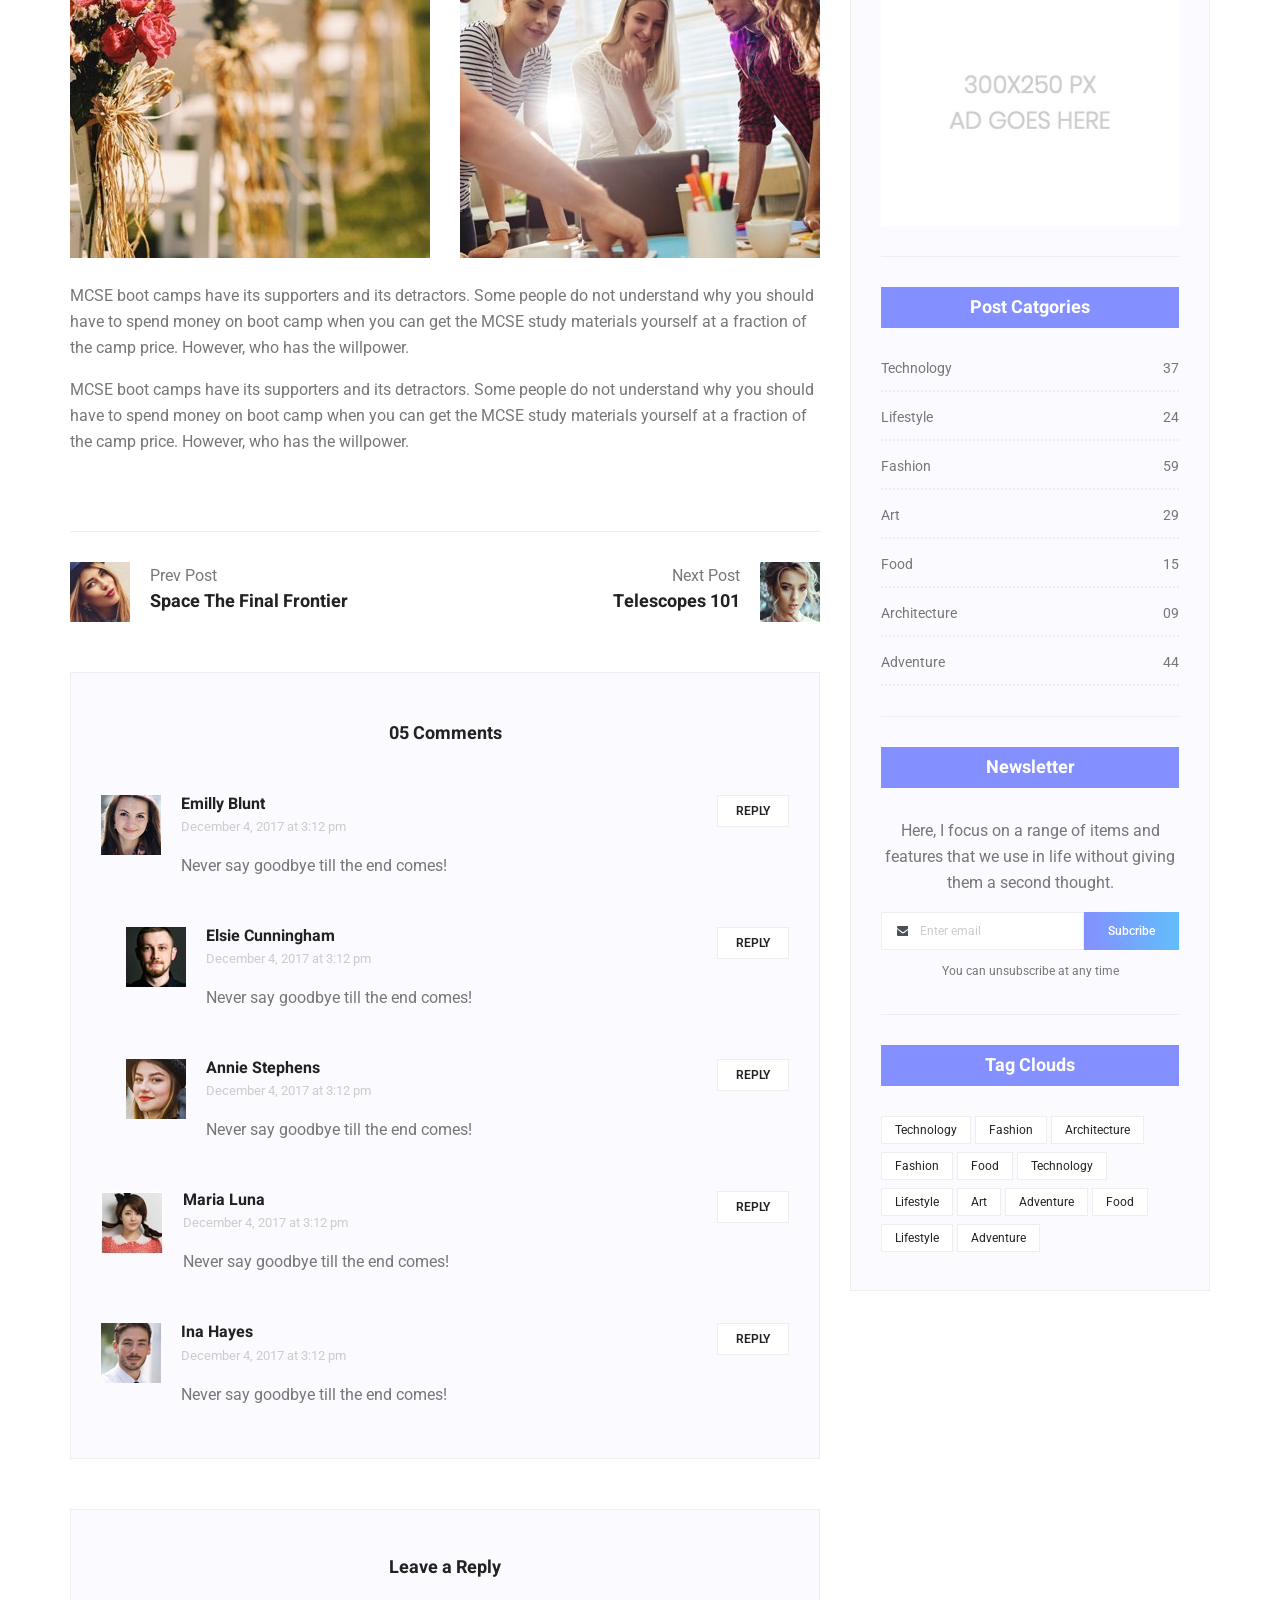
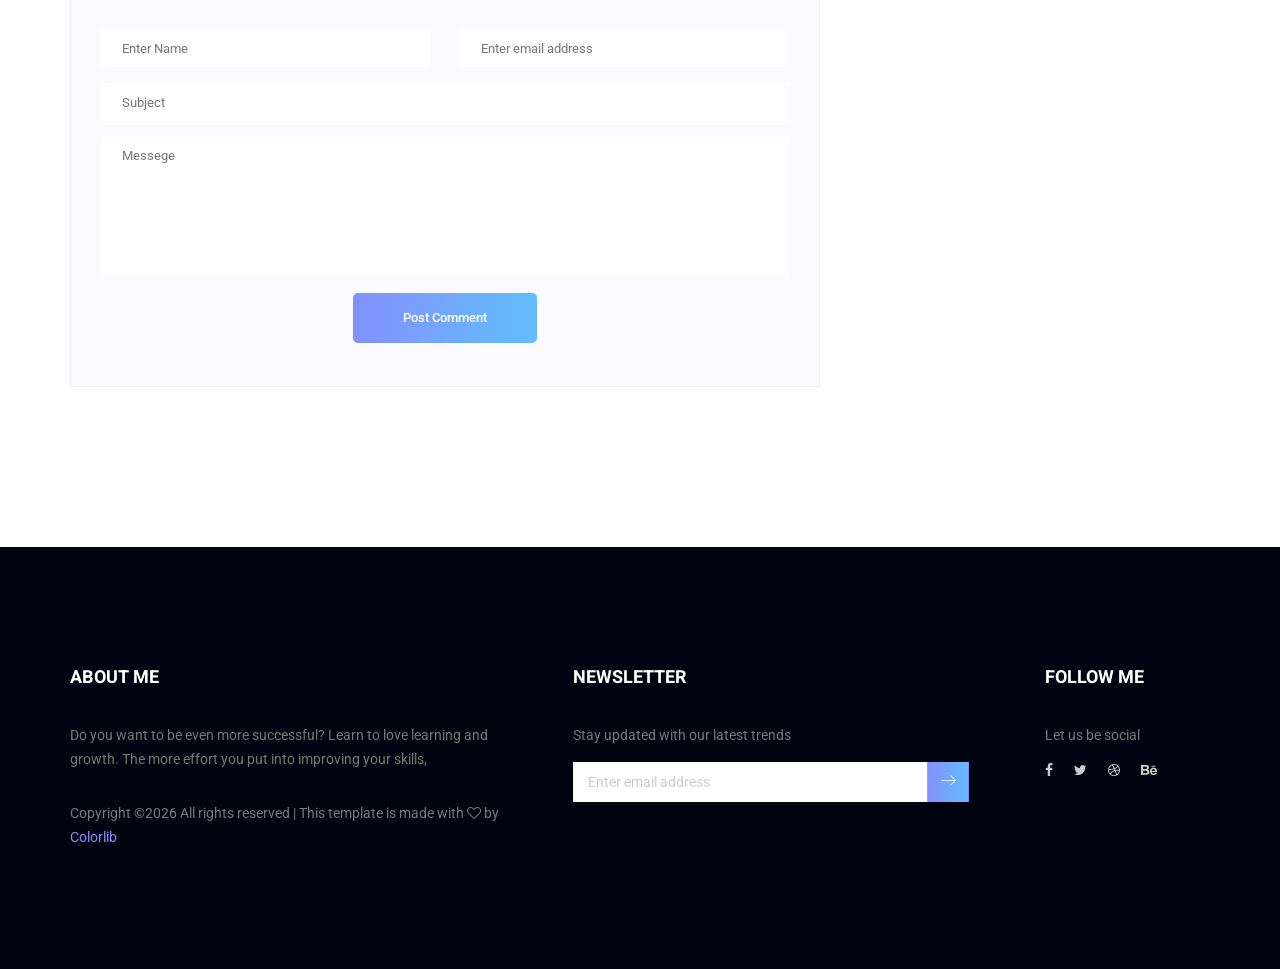
<file: single-blog.html>
<!doctype html>
<html lang="en">
    <head>
        <!-- Required meta tags -->
        <meta charset="utf-8">
        <meta name="viewport" content="width=device-width, initial-scale=1, shrink-to-fit=no">
        <link rel="icon" href="img/favicon.png" type="image/png">
        <title>Manish Magar</title>
        <!-- Bootstrap CSS -->
        <link rel="stylesheet" href="css/bootstrap.css">
        <link rel="stylesheet" href="vendors/linericon/style.css">
        <link rel="stylesheet" href="css/font-awesome.min.css">
        <link rel="stylesheet" href="vendors/owl-carousel/owl.carousel.min.css">
        <link rel="stylesheet" href="vendors/lightbox/simpleLightbox.css">
        <link rel="stylesheet" href="vendors/nice-select/css/nice-select.css">
        <link rel="stylesheet" href="vendors/animate-css/animate.css">
        <!-- main css -->
        <link rel="stylesheet" href="css/style.css">
        <link rel="stylesheet" href="css/responsive.css">
    </head>
    <body>
        
        <!--================Header Menu Area =================-->
        <header class="header_area">
            <div class="main_menu" id="mainNav">
            	<nav class="navbar navbar-expand-lg navbar-light">
					<div class="container box_1620">
						<!-- Brand and toggle get grouped for better mobile display -->
						<a class="navbar-brand logo_h" href="index.html"><img src="img/logo.png" alt=""></a>
						<button class="navbar-toggler" type="button" data-toggle="collapse" data-target="#navbarSupportedContent" aria-controls="navbarSupportedContent" aria-expanded="false" aria-label="Toggle navigation">
							<span class="icon-bar"></span>
							<span class="icon-bar"></span>
							<span class="icon-bar"></span>
						</button>
						<!-- Collect the nav links, forms, and other content for toggling -->
						<div class="collapse navbar-collapse offset" id="navbarSupportedContent">
							<ul class="nav navbar-nav menu_nav ml-auto">
								<li class="nav-item active"><a class="nav-link" href="index.html">Home</a></li> 
								<li class="nav-item"><a class="nav-link" href="about-us.html">About</a></li> 
								<li class="nav-item"><a class="nav-link" href="services.html">Services</a>
								<li class="nav-item submenu dropdown">
									<a href="#" class="nav-link dropdown-toggle" data-toggle="dropdown" role="button" aria-haspopup="true" aria-expanded="false">Pages</a>
									<ul class="dropdown-menu">
										<li class="nav-item"><a class="nav-link" href="portfolio.html">Portfolio</a></li>
										<li class="nav-item"><a class="nav-link" href="portfolio-details.html">Project Details</a></li>
										<li class="nav-item"><a class="nav-link" href="elements.html">Elements</a></li>
									</ul>
								</li> 
					
								<li class="nav-item"><a class="nav-link" href="contact.html">Contact</a></li>
							</ul>
						</div> 
					</div>
            	</nav>
            </div>
        </header>
        <!--================Header Menu Area =================-->
        
        <!--================Home Banner Area =================-->
        <section class="banner_area">
            <div class="banner_inner d-flex align-items-center">
            	<div class="overlay bg-parallax" data-stellar-ratio="0.9" data-stellar-vertical-offset="0" data-background=""></div>
				<div class="container">
					<div class="banner_content text-center">
						<h2>BLOG DETAILS</h2>
						<div class="page_link">
							<a href="index.html">Home</a>
							<a href="single-blog.html">BLOG DETAILS</a>
						</div>
						
					</div>
				</div>
            </div>
        </section>
        <!--================End Home Banner Area =================-->
        
        <!--================Blog Area =================-->
        <section class="blog_area single-post-area p_120">
            <div class="container">
                <div class="row">
                    <div class="col-lg-8 posts-list">
                        <div class="single-post row">
                            <div class="col-lg-12">
                                <div class="feature-img">
                                    <img class="img-fluid" src="img/blog/feature-img1.jpg" alt="">
                                </div>									
                            </div>
                            <div class="col-lg-3  col-md-3">
                                <div class="blog_info text-right">
                                    <div class="post_tag">
                                        <a href="#">Food,</a>
                                        <a class="active" href="#">Technology,</a>
                                        <a href="#">Politics,</a>
                                        <a href="#">Lifestyle</a>
                                    </div>
                                    <ul class="blog_meta list">
                                        <li><a href="#">Mark wiens<i class="lnr lnr-user"></i></a></li>
                                        <li><a href="#">12 Dec, 2017<i class="lnr lnr-calendar-full"></i></a></li>
                                        <li><a href="#">1.2M Views<i class="lnr lnr-eye"></i></a></li>
                                        <li><a href="#">06 Comments<i class="lnr lnr-bubble"></i></a></li>
                                    </ul>
                                    <ul class="social-links">
                                        <li><a href="#"><i class="fa fa-facebook"></i></a></li>
                                        <li><a href="#"><i class="fa fa-twitter"></i></a></li>
                                        <li><a href="#"><i class="fa fa-github"></i></a></li>
                                        <li><a href="#"><i class="fa fa-behance"></i></a></li>
                                    </ul>
                                </div>
                            </div>
                            <div class="col-lg-9 col-md-9 blog_details">
                                <h2>Astronomy Binoculars A Great Alternative</h2>
                                <p class="excert">
                                    MCSE boot camps have its supporters and its detractors. Some people do not understand why you should have to spend money on boot camp when you can get the MCSE study materials yourself at a fraction.
                                </p>
                                <p>
                                    Boot camps have its supporters and its detractors. Some people do not understand why you should have to spend money on boot camp when you can get the MCSE study materials yourself at a fraction of the camp price. However, who has the willpower to actually sit through a self-imposed MCSE training. who has the willpower to actually sit through a self-imposed
                                </p>
                                <p>
                                    Boot camps have its supporters and its detractors. Some people do not understand why you should have to spend money on boot camp when you can get the MCSE study materials yourself at a fraction of the camp price. However, who has the willpower to actually sit through a self-imposed MCSE training. who has the willpower to actually sit through a self-imposed
                                </p>
                            </div>
                            <div class="col-lg-12">
                                <div class="quotes">
                                    MCSE boot camps have its supporters and its detractors. Some people do not understand why you should have to spend money on boot camp when you can get the MCSE study materials yourself at a fraction of the camp price. However, who has the willpower to actually sit through a self-imposed MCSE training.										
                                </div>
                                <div class="row">
                                    <div class="col-6">
                                        <img class="img-fluid" src="img/blog/post-img1.jpg" alt="">
                                    </div>
                                    <div class="col-6">
                                        <img class="img-fluid" src="img/blog/post-img2.jpg" alt="">
                                    </div>	
                                    <div class="col-lg-12 mt-25">
                                        <p>
                                            MCSE boot camps have its supporters and its detractors. Some people do not understand why you should have to spend money on boot camp when you can get the MCSE study materials yourself at a fraction of the camp price. However, who has the willpower.
                                        </p>
                                        <p>
                                            MCSE boot camps have its supporters and its detractors. Some people do not understand why you should have to spend money on boot camp when you can get the MCSE study materials yourself at a fraction of the camp price. However, who has the willpower.
                                        </p>											
                                    </div>									
                                </div>
                            </div>
                        </div>
                        <div class="navigation-area">
                            <div class="row">
                                <div class="col-lg-6 col-md-6 col-12 nav-left flex-row d-flex justify-content-start align-items-center">
                                    <div class="thumb">
                                        <a href="#"><img class="img-fluid" src="img/blog/prev.jpg" alt=""></a>
                                    </div>
                                    <div class="arrow">
                                        <a href="#"><span class="lnr text-white lnr-arrow-left"></span></a>
                                    </div>
                                    <div class="detials">
                                        <p>Prev Post</p>
                                        <a href="#"><h4>Space The Final Frontier</h4></a>
                                    </div>
                                </div>
                                <div class="col-lg-6 col-md-6 col-12 nav-right flex-row d-flex justify-content-end align-items-center">
                                    <div class="detials">
                                        <p>Next Post</p>
                                        <a href="#"><h4>Telescopes 101</h4></a>
                                    </div>
                                    <div class="arrow">
                                        <a href="#"><span class="lnr text-white lnr-arrow-right"></span></a>
                                    </div>
                                    <div class="thumb">
                                        <a href="#"><img class="img-fluid" src="img/blog/next.jpg" alt=""></a>
                                    </div>										
                                </div>									
                            </div>
                        </div>
                        <div class="comments-area">
                            <h4>05 Comments</h4>
                            <div class="comment-list">
                                <div class="single-comment justify-content-between d-flex">
                                    <div class="user justify-content-between d-flex">
                                        <div class="thumb">
                                            <img src="img/blog/c1.jpg" alt="">
                                        </div>
                                        <div class="desc">
                                            <h5><a href="#">Emilly Blunt</a></h5>
                                            <p class="date">December 4, 2017 at 3:12 pm </p>
                                            <p class="comment">
                                                Never say goodbye till the end comes!
                                            </p>
                                        </div>
                                    </div>
                                    <div class="reply-btn">
                                           <a href="" class="btn-reply text-uppercase">reply</a> 
                                    </div>
                                </div>
                            </div>	
                            <div class="comment-list left-padding">
                                <div class="single-comment justify-content-between d-flex">
                                    <div class="user justify-content-between d-flex">
                                        <div class="thumb">
                                            <img src="img/blog/c2.jpg" alt="">
                                        </div>
                                        <div class="desc">
                                            <h5><a href="#">Elsie Cunningham</a></h5>
                                            <p class="date">December 4, 2017 at 3:12 pm </p>
                                            <p class="comment">
                                                Never say goodbye till the end comes!
                                            </p>
                                        </div>
                                    </div>
                                    <div class="reply-btn">
                                           <a href="" class="btn-reply text-uppercase">reply</a> 
                                    </div>
                                </div>
                            </div>	
                            <div class="comment-list left-padding">
                                <div class="single-comment justify-content-between d-flex">
                                    <div class="user justify-content-between d-flex">
                                        <div class="thumb">
                                            <img src="img/blog/c3.jpg" alt="">
                                        </div>
                                        <div class="desc">
                                            <h5><a href="#">Annie Stephens</a></h5>
                                            <p class="date">December 4, 2017 at 3:12 pm </p>
                                            <p class="comment">
                                                Never say goodbye till the end comes!
                                            </p>
                                        </div>
                                    </div>
                                    <div class="reply-btn">
                                           <a href="" class="btn-reply text-uppercase">reply</a> 
                                    </div>
                                </div>
                            </div>	
                            <div class="comment-list">
                                <div class="single-comment justify-content-between d-flex">
                                    <div class="user justify-content-between d-flex">
                                        <div class="thumb">
                                            <img src="img/blog/c4.jpg" alt="">
                                        </div>
                                        <div class="desc">
                                            <h5><a href="#">Maria Luna</a></h5>
                                            <p class="date">December 4, 2017 at 3:12 pm </p>
                                            <p class="comment">
                                                Never say goodbye till the end comes!
                                            </p>
                                        </div>
                                    </div>
                                    <div class="reply-btn">
                                           <a href="" class="btn-reply text-uppercase">reply</a> 
                                    </div>
                                </div>
                            </div>	
                            <div class="comment-list">
                                <div class="single-comment justify-content-between d-flex">
                                    <div class="user justify-content-between d-flex">
                                        <div class="thumb">
                                            <img src="img/blog/c5.jpg" alt="">
                                        </div>
                                        <div class="desc">
                                            <h5><a href="#">Ina Hayes</a></h5>
                                            <p class="date">December 4, 2017 at 3:12 pm </p>
                                            <p class="comment">
                                                Never say goodbye till the end comes!
                                            </p>
                                        </div>
                                    </div>
                                    <div class="reply-btn">
                                           <a href="" class="btn-reply text-uppercase">reply</a> 
                                    </div>
                                </div>
                            </div>	                                             				
                        </div>
                        <div class="comment-form">
                            <h4>Leave a Reply</h4>
                            <form>
                                <div class="form-group form-inline">
                                  <div class="form-group col-lg-6 col-md-6 name">
                                    <input type="text" class="form-control" id="name" placeholder="Enter Name" onfocus="this.placeholder = ''" onblur="this.placeholder = 'Enter Name'">
                                  </div>
                                  <div class="form-group col-lg-6 col-md-6 email">
                                    <input type="email" class="form-control" id="email" placeholder="Enter email address" onfocus="this.placeholder = ''" onblur="this.placeholder = 'Enter email address'">
                                  </div>										
                                </div>
                                <div class="form-group">
                                    <input type="text" class="form-control" id="subject" placeholder="Subject" onfocus="this.placeholder = ''" onblur="this.placeholder = 'Subject'">
                                </div>
                                <div class="form-group">
                                    <textarea class="form-control mb-10" rows="5" name="message" placeholder="Messege" onfocus="this.placeholder = ''" onblur="this.placeholder = 'Messege'" required=""></textarea>
                                </div>
                                <a href="#" class="primary-btn submit_btn">Post Comment</a>	
                            </form>
                        </div>
                    </div>
                    <div class="col-lg-4">
                        <div class="blog_right_sidebar">
                            <aside class="single_sidebar_widget search_widget">
                                <div class="input-group">
                                    <input type="text" class="form-control" placeholder="Search Posts">
                                    <span class="input-group-btn">
                                        <button class="btn btn-default" type="button"><i class="lnr lnr-magnifier"></i></button>
                                    </span>
                                </div><!-- /input-group -->
                                <div class="br"></div>
                            </aside>
                            <aside class="single_sidebar_widget author_widget">
                                <img class="author_img rounded-circle" src="img/blog/author.png" alt="">
                                <h4>Charlie Barber</h4>
                                <p>Senior blog writer</p>
                                <div class="social_icon">
                                    <a href="#"><i class="fa fa-facebook"></i></a>
                                    <a href="#"><i class="fa fa-twitter"></i></a>
                                    <a href="#"><i class="fa fa-github"></i></a>
                                    <a href="#"><i class="fa fa-behance"></i></a>
                                </div>
                                <p>Boot camps have its supporters andit sdetractors. Some people do not understand why you should have to spend money on boot camp when you can get. Boot camps have itssuppor ters andits detractors.</p>
                                <div class="br"></div>
                            </aside>
                            <aside class="single_sidebar_widget popular_post_widget">
                                <h3 class="widget_title">Popular Posts</h3>
                                <div class="media post_item">
                                    <img src="img/blog/popular-post/post1.jpg" alt="post">
                                    <div class="media-body">
                                        <a href="blog-details.html"><h3>Space The Final Frontier</h3></a>
                                        <p>02 Hours ago</p>
                                    </div>
                                </div>
                                <div class="media post_item">
                                    <img src="img/blog/popular-post/post2.jpg" alt="post">
                                    <div class="media-body">
                                        <a href="blog-details.html"><h3>The Amazing Hubble</h3></a>
                                        <p>02 Hours ago</p>
                                    </div>
                                </div>
                                <div class="media post_item">
                                    <img src="img/blog/popular-post/post3.jpg" alt="post">
                                    <div class="media-body">
                                        <a href="blog-details.html"><h3>Astronomy Or Astrology</h3></a>
                                        <p>03 Hours ago</p>
                                    </div>
                                </div>
                                <div class="media post_item">
                                    <img src="img/blog/popular-post/post4.jpg" alt="post">
                                    <div class="media-body">
                                        <a href="blog-details.html"><h3>Asteroids telescope</h3></a>
                                        <p>01 Hours ago</p>
                                    </div>
                                </div>
                                <div class="br"></div>
                            </aside>
                            <aside class="single_sidebar_widget ads_widget">
                                <a href="#"><img class="img-fluid" src="img/blog/add.jpg" alt=""></a>
                                <div class="br"></div>
                            </aside>
                            <aside class="single_sidebar_widget post_category_widget">
                                <h4 class="widget_title">Post Catgories</h4>
                                <ul class="list cat-list">
                                    <li>
                                        <a href="#" class="d-flex justify-content-between">
                                            <p>Technology</p>
                                            <p>37</p>
                                        </a>
                                    </li>
                                    <li>
                                        <a href="#" class="d-flex justify-content-between">
                                            <p>Lifestyle</p>
                                            <p>24</p>
                                        </a>
                                    </li>
                                    <li>
                                        <a href="#" class="d-flex justify-content-between">
                                            <p>Fashion</p>
                                            <p>59</p>
                                        </a>
                                    </li>
                                    <li>
                                        <a href="#" class="d-flex justify-content-between">
                                            <p>Art</p>
                                            <p>29</p>
                                        </a>
                                    </li>
                                    <li>
                                        <a href="#" class="d-flex justify-content-between">
                                            <p>Food</p>
                                            <p>15</p>
                                        </a>
                                    </li>
                                    <li>
                                        <a href="#" class="d-flex justify-content-between">
                                            <p>Architecture</p>
                                            <p>09</p>
                                        </a>
                                    </li>
                                    <li>
                                        <a href="#" class="d-flex justify-content-between">
                                            <p>Adventure</p>
                                            <p>44</p>
                                        </a>
                                    </li>															
                                </ul>
                                <div class="br"></div>
                            </aside>
                            <aside class="single-sidebar-widget newsletter_widget">
                                <h4 class="widget_title">Newsletter</h4>
                                <p>
                                Here, I focus on a range of items and features that we use in life without
                                giving them a second thought.
                                </p>
                                <div class="form-group d-flex flex-row">
                                    <div class="input-group">
                                        <div class="input-group-prepend">
                                            <div class="input-group-text"><i class="fa fa-envelope" aria-hidden="true"></i></div>
                                        </div>
                                        <input type="text" class="form-control" id="inlineFormInputGroup" placeholder="Enter email" onfocus="this.placeholder = ''" onblur="this.placeholder = 'Enter email'">
                                    </div>
                                    <a href="#" class="bbtns">Subcribe</a>
                                </div>	
                                <p class="text-bottom">You can unsubscribe at any time</p>	
                                <div class="br"></div>							
                            </aside>
                            <aside class="single-sidebar-widget tag_cloud_widget">
                                <h4 class="widget_title">Tag Clouds</h4>
                                <ul class="list">
                                    <li><a href="#">Technology</a></li>
                                    <li><a href="#">Fashion</a></li>
                                    <li><a href="#">Architecture</a></li>
                                    <li><a href="#">Fashion</a></li>
                                    <li><a href="#">Food</a></li>
                                    <li><a href="#">Technology</a></li>
                                    <li><a href="#">Lifestyle</a></li>
                                    <li><a href="#">Art</a></li>
                                    <li><a href="#">Adventure</a></li>
                                    <li><a href="#">Food</a></li>
                                    <li><a href="#">Lifestyle</a></li>
                                    <li><a href="#">Adventure</a></li>
                                </ul>
                            </aside>
                        </div>
                    </div>
                </div>
            </div>
        </section>
        <!--================Blog Area =================-->
        
        <!--================Footer Area =================-->
        <footer class="footer_area p_120">
        	<div class="container">
        		<div class="row footer_inner">
        			<div class="col-lg-5 col-sm-6">
        				<aside class="f_widget ab_widget">
        					<div class="f_title">
        						<h3>About Me</h3>
        					</div>
        					<p>Do you want to be even more successful? Learn to love learning and growth. The more effort you put into improving your skills,</p>
        					<p><!-- Link back to Colorlib can't be removed. Template is licensed under CC BY 3.0. -->
Copyright &copy;<script>document.write(new Date().getFullYear());</script> All rights reserved | This template is made with <i class="fa fa-heart-o" aria-hidden="true"></i> by <a href="https://colorlib.com" target="_blank">Colorlib</a>
<!-- Link back to Colorlib can't be removed. Template is licensed under CC BY 3.0. -->
</p>
        				</aside>
        			</div>
        			<div class="col-lg-5 col-sm-6">
        				<aside class="f_widget news_widget">
        					<div class="f_title">
        						<h3>Newsletter</h3>
        					</div>
        					<p>Stay updated with our latest trends</p>
        					<div id="mc_embed_signup">
                                <form target="_blank" action="https://spondonit.us12.list-manage.com/subscribe/post?u=1462626880ade1ac87bd9c93a&amp;id=92a4423d01" method="get" class="subscribe_form relative">
                                	<div class="input-group d-flex flex-row">
                                        <input name="EMAIL" placeholder="Enter email address" onfocus="this.placeholder = ''" onblur="this.placeholder = 'Email Address '" required="" type="email">
                                        <button class="btn sub-btn"><span class="lnr lnr-arrow-right"></span></button>		
                                    </div>				
                                    <div class="mt-10 info"></div>
                                </form>
                            </div>
        				</aside>
        			</div>
        			<div class="col-lg-2">
        				<aside class="f_widget social_widget">
        					<div class="f_title">
        						<h3>Follow Me</h3>
        					</div>
        					<p>Let us be social</p>
        					<ul class="list">
        						<li><a href="#"><i class="fa fa-facebook"></i></a></li>
        						<li><a href="#"><i class="fa fa-twitter"></i></a></li>
        						<li><a href="#"><i class="fa fa-dribbble"></i></a></li>
        						<li><a href="#"><i class="fa fa-behance"></i></a></li>
        					</ul>
        				</aside>
        			</div>
        		</div>
        	</div>
        </footer>
        <!--================End Footer Area =================-->
        
        
        
        
        <!-- Optional JavaScript -->
        <!-- jQuery first, then Popper.js, then Bootstrap JS -->
        <script src="js/jquery-3.2.1.min.js"></script>
        <script src="js/popper.js"></script>
        <script src="js/bootstrap.min.js"></script>
        <script src="js/stellar.js"></script>
        <script src="vendors/lightbox/simpleLightbox.min.js"></script>
        <script src="vendors/nice-select/js/jquery.nice-select.min.js"></script>
        <script src="vendors/isotope/imagesloaded.pkgd.min.js"></script>
        <script src="vendors/isotope/isotope-min.js"></script>
        <script src="vendors/owl-carousel/owl.carousel.min.js"></script>
        <script src="js/jquery.ajaxchimp.min.js"></script>
        <script src="js/mail-script.js"></script>
        <script src="vendors/counter-up/jquery.waypoints.min.js"></script>
        <script src="vendors/counter-up/jquery.counterup.min.js"></script>
        <script src="js/theme.js"></script>
    </body>
</html>
</file>
<file: vendors/linericon/style.css>
@font-face {
	font-family: 'Linearicons-Free';
	src:url('fonts/Linearicons-Free.eot?w118d');
	src:url('fonts/Linearicons-Free.eot?#iefixw118d') format('embedded-opentype'),
		url('fonts/Linearicons-Free.woff2?w118d') format('woff2'),
		url('fonts/Linearicons-Free.woff?w118d') format('woff'),
		url('fonts/Linearicons-Free.ttf?w118d') format('truetype'),
		url('fonts/Linearicons-Free.svg?w118d#Linearicons-Free') format('svg');
	font-weight: normal;
	font-style: normal;
}

.lnr {
	font-family: 'Linearicons-Free';
	speak: none;
	font-style: normal;
	font-weight: normal;
	font-variant: normal;
	text-transform: none;
	line-height: 1;

	/* Better Font Rendering =========== */
	-webkit-font-smoothing: antialiased;
	-moz-osx-font-smoothing: grayscale;
}

.lnr-home:before {
	content: "\e800";
}
.lnr-apartment:before {
	content: "\e801";
}
.lnr-pencil:before {
	content: "\e802";
}
.lnr-magic-wand:before {
	content: "\e803";
}
.lnr-drop:before {
	content: "\e804";
}
.lnr-lighter:before {
	content: "\e805";
}
.lnr-poop:before {
	content: "\e806";
}
.lnr-sun:before {
	content: "\e807";
}
.lnr-moon:before {
	content: "\e808";
}
.lnr-cloud:before {
	content: "\e809";
}
.lnr-cloud-upload:before {
	content: "\e80a";
}
.lnr-cloud-download:before {
	content: "\e80b";
}
.lnr-cloud-sync:before {
	content: "\e80c";
}
.lnr-cloud-check:before {
	content: "\e80d";
}
.lnr-database:before {
	content: "\e80e";
}
.lnr-lock:before {
	content: "\e80f";
}
.lnr-cog:before {
	content: "\e810";
}
.lnr-trash:before {
	content: "\e811";
}
.lnr-dice:before {
	content: "\e812";
}
.lnr-heart:before {
	content: "\e813";
}
.lnr-star:before {
	content: "\e814";
}
.lnr-star-half:before {
	content: "\e815";
}
.lnr-star-empty:before {
	content: "\e816";
}
.lnr-flag:before {
	content: "\e817";
}
.lnr-envelope:before {
	content: "\e818";
}
.lnr-paperclip:before {
	content: "\e819";
}
.lnr-inbox:before {
	content: "\e81a";
}
.lnr-eye:before {
	content: "\e81b";
}
.lnr-printer:before {
	content: "\e81c";
}
.lnr-file-empty:before {
	content: "\e81d";
}
.lnr-file-add:before {
	content: "\e81e";
}
.lnr-enter:before {
	content: "\e81f";
}
.lnr-exit:before {
	content: "\e820";
}
.lnr-graduation-hat:before {
	content: "\e821";
}
.lnr-license:before {
	content: "\e822";
}
.lnr-music-note:before {
	content: "\e823";
}
.lnr-film-play:before {
	content: "\e824";
}
.lnr-camera-video:before {
	content: "\e825";
}
.lnr-camera:before {
	content: "\e826";
}
.lnr-picture:before {
	content: "\e827";
}
.lnr-book:before {
	content: "\e828";
}
.lnr-bookmark:before {
	content: "\e829";
}
.lnr-user:before {
	content: "\e82a";
}
.lnr-users:before {
	content: "\e82b";
}
.lnr-shirt:before {
	content: "\e82c";
}
.lnr-store:before {
	content: "\e82d";
}
.lnr-cart:before {
	content: "\e82e";
}
.lnr-tag:before {
	content: "\e82f";
}
.lnr-phone-handset:before {
	content: "\e830";
}
.lnr-phone:before {
	content: "\e831";
}
.lnr-pushpin:before {
	content: "\e832";
}
.lnr-map-marker:before {
	content: "\e833";
}
.lnr-map:before {
	content: "\e834";
}
.lnr-location:before {
	content: "\e835";
}
.lnr-calendar-full:before {
	content: "\e836";
}
.lnr-keyboard:before {
	content: "\e837";
}
.lnr-spell-check:before {
	content: "\e838";
}
.lnr-screen:before {
	content: "\e839";
}
.lnr-smartphone:before {
	content: "\e83a";
}
.lnr-tablet:before {
	content: "\e83b";
}
.lnr-laptop:before {
	content: "\e83c";
}
.lnr-laptop-phone:before {
	content: "\e83d";
}
.lnr-power-switch:before {
	content: "\e83e";
}
.lnr-bubble:before {
	content: "\e83f";
}
.lnr-heart-pulse:before {
	content: "\e840";
}
.lnr-construction:before {
	content: "\e841";
}
.lnr-pie-chart:before {
	content: "\e842";
}
.lnr-chart-bars:before {
	content: "\e843";
}
.lnr-gift:before {
	content: "\e844";
}
.lnr-diamond:before {
	content: "\e845";
}
.lnr-linearicons:before {
	content: "\e846";
}
.lnr-dinner:before {
	content: "\e847";
}
.lnr-coffee-cup:before {
	content: "\e848";
}
.lnr-leaf:before {
	content: "\e849";
}
.lnr-paw:before {
	content: "\e84a";
}
.lnr-rocket:before {
	content: "\e84b";
}
.lnr-briefcase:before {
	content: "\e84c";
}
.lnr-bus:before {
	content: "\e84d";
}
.lnr-car:before {
	content: "\e84e";
}
.lnr-train:before {
	content: "\e84f";
}
.lnr-bicycle:before {
	content: "\e850";
}
.lnr-wheelchair:before {
	content: "\e851";
}
.lnr-select:before {
	content: "\e852";
}
.lnr-earth:before {
	content: "\e853";
}
.lnr-smile:before {
	content: "\e854";
}
.lnr-sad:before {
	content: "\e855";
}
.lnr-neutral:before {
	content: "\e856";
}
.lnr-mustache:before {
	content: "\e857";
}
.lnr-alarm:before {
	content: "\e858";
}
.lnr-bullhorn:before {
	content: "\e859";
}
.lnr-volume-high:before {
	content: "\e85a";
}
.lnr-volume-medium:before {
	content: "\e85b";
}
.lnr-volume-low:before {
	content: "\e85c";
}
.lnr-volume:before {
	content: "\e85d";
}
.lnr-mic:before {
	content: "\e85e";
}
.lnr-hourglass:before {
	content: "\e85f";
}
.lnr-undo:before {
	content: "\e860";
}
.lnr-redo:before {
	content: "\e861";
}
.lnr-sync:before {
	content: "\e862";
}
.lnr-history:before {
	content: "\e863";
}
.lnr-clock:before {
	content: "\e864";
}
.lnr-download:before {
	content: "\e865";
}
.lnr-upload:before {
	content: "\e866";
}
.lnr-enter-down:before {
	content: "\e867";
}
.lnr-exit-up:before {
	content: "\e868";
}
.lnr-bug:before {
	content: "\e869";
}
.lnr-code:before {
	content: "\e86a";
}
.lnr-link:before {
	content: "\e86b";
}
.lnr-unlink:before {
	content: "\e86c";
}
.lnr-thumbs-up:before {
	content: "\e86d";
}
.lnr-thumbs-down:before {
	content: "\e86e";
}
.lnr-magnifier:before {
	content: "\e86f";
}
.lnr-cross:before {
	content: "\e870";
}
.lnr-menu:before {
	content: "\e871";
}
.lnr-list:before {
	content: "\e872";
}
.lnr-chevron-up:before {
	content: "\e873";
}
.lnr-chevron-down:before {
	content: "\e874";
}
.lnr-chevron-left:before {
	content: "\e875";
}
.lnr-chevron-right:before {
	content: "\e876";
}
.lnr-arrow-up:before {
	content: "\e877";
}
.lnr-arrow-down:before {
	content: "\e878";
}
.lnr-arrow-left:before {
	content: "\e879";
}
.lnr-arrow-right:before {
	content: "\e87a";
}
.lnr-move:before {
	content: "\e87b";
}
.lnr-warning:before {
	content: "\e87c";
}
.lnr-question-circle:before {
	content: "\e87d";
}
.lnr-menu-circle:before {
	content: "\e87e";
}
.lnr-checkmark-circle:before {
	content: "\e87f";
}
.lnr-cross-circle:before {
	content: "\e880";
}
.lnr-plus-circle:before {
	content: "\e881";
}
.lnr-circle-minus:before {
	content: "\e882";
}
.lnr-arrow-up-circle:before {
	content: "\e883";
}
.lnr-arrow-down-circle:before {
	content: "\e884";
}
.lnr-arrow-left-circle:before {
	content: "\e885";
}
.lnr-arrow-right-circle:before {
	content: "\e886";
}
.lnr-chevron-up-circle:before {
	content: "\e887";
}
.lnr-chevron-down-circle:before {
	content: "\e888";
}
.lnr-chevron-left-circle:before {
	content: "\e889";
}
.lnr-chevron-right-circle:before {
	content: "\e88a";
}
.lnr-crop:before {
	content: "\e88b";
}
.lnr-frame-expand:before {
	content: "\e88c";
}
.lnr-frame-contract:before {
	content: "\e88d";
}
.lnr-layers:before {
	content: "\e88e";
}
.lnr-funnel:before {
	content: "\e88f";
}
.lnr-text-format:before {
	content: "\e890";
}
.lnr-text-format-remove:before {
	content: "\e891";
}
.lnr-text-size:before {
	content: "\e892";
}
.lnr-bold:before {
	content: "\e893";
}
.lnr-italic:before {
	content: "\e894";
}
.lnr-underline:before {
	content: "\e895";
}
.lnr-strikethrough:before {
	content: "\e896";
}
.lnr-highlight:before {
	content: "\e897";
}
.lnr-text-align-left:before {
	content: "\e898";
}
.lnr-text-align-center:before {
	content: "\e899";
}
.lnr-text-align-right:before {
	content: "\e89a";
}
.lnr-text-align-justify:before {
	content: "\e89b";
}
.lnr-line-spacing:before {
	content: "\e89c";
}
.lnr-indent-increase:before {
	content: "\e89d";
}
.lnr-indent-decrease:before {
	content: "\e89e";
}
.lnr-pilcrow:before {
	content: "\e89f";
}
.lnr-direction-ltr:before {
	content: "\e8a0";
}
.lnr-direction-rtl:before {
	content: "\e8a1";
}
.lnr-page-break:before {
	content: "\e8a2";
}
.lnr-sort-alpha-asc:before {
	content: "\e8a3";
}
.lnr-sort-amount-asc:before {
	content: "\e8a4";
}
.lnr-hand:before {
	content: "\e8a5";
}
.lnr-pointer-up:before {
	content: "\e8a6";
}
.lnr-pointer-right:before {
	content: "\e8a7";
}
.lnr-pointer-down:before {
	content: "\e8a8";
}
.lnr-pointer-left:before {
	content: "\e8a9";
}
</file>
<file: vendors/nice-select/css/nice-select.css>
.nice-select {
  -webkit-tap-highlight-color: transparent;
  background-color: #fff;
  border-radius: 5px;
  border: solid 1px #e8e8e8;
  box-sizing: border-box;
  clear: both;
  cursor: pointer;
  display: block;
  float: left;
  font-family: inherit;
  font-size: 14px;
  font-weight: normal;
  height: 42px;
  line-height: 40px;
  outline: none;
  padding-left: 18px;
  padding-right: 30px;
  position: relative;
  text-align: left !important;
  -webkit-transition: all 0.2s ease-in-out;
  transition: all 0.2s ease-in-out;
  -webkit-user-select: none;
     -moz-user-select: none;
      -ms-user-select: none;
          user-select: none;
  white-space: nowrap;
  width: auto; }
  .nice-select:hover {
    border-color: #dbdbdb; }
  .nice-select:active, .nice-select.open, .nice-select:focus {
    border-color: #999; }
  .nice-select:after {
    border-bottom: 2px solid #999;
    border-right: 2px solid #999;
    content: '';
    display: block;
    height: 5px;
    margin-top: -4px;
    pointer-events: none;
    position: absolute;
    right: 12px;
    top: 50%;
    -webkit-transform-origin: 66% 66%;
        -ms-transform-origin: 66% 66%;
            transform-origin: 66% 66%;
    -webkit-transform: rotate(45deg);
        -ms-transform: rotate(45deg);
            transform: rotate(45deg);
    -webkit-transition: all 0.15s ease-in-out;
    transition: all 0.15s ease-in-out;
    width: 5px; }
  .nice-select.open:after {
    -webkit-transform: rotate(-135deg);
        -ms-transform: rotate(-135deg);
            transform: rotate(-135deg); }
  .nice-select.open .list {
    opacity: 1;
    pointer-events: auto;
    -webkit-transform: scale(1) translateY(0);
        -ms-transform: scale(1) translateY(0);
            transform: scale(1) translateY(0); }
  .nice-select.disabled {
    border-color: #ededed;
    color: #999;
    pointer-events: none; }
    .nice-select.disabled:after {
      border-color: #cccccc; }
  .nice-select.wide {
    width: 100%; }
    .nice-select.wide .list {
      left: 0 !important;
      right: 0 !important; }
  .nice-select.right {
    float: right; }
    .nice-select.right .list {
      left: auto;
      right: 0; }
  .nice-select.small {
    font-size: 12px;
    height: 36px;
    line-height: 34px; }
    .nice-select.small:after {
      height: 4px;
      width: 4px; }
    .nice-select.small .option {
      line-height: 34px;
      min-height: 34px; }
  .nice-select .list {
    background-color: #fff;
    border-radius: 5px;
    box-shadow: 0 0 0 1px rgba(68, 68, 68, 0.11);
    box-sizing: border-box;
    margin-top: 4px;
    opacity: 0;
    overflow: hidden;
    padding: 0;
    pointer-events: none;
    position: absolute;
    top: 100%;
    left: 0;
    -webkit-transform-origin: 50% 0;
        -ms-transform-origin: 50% 0;
            transform-origin: 50% 0;
    -webkit-transform: scale(0.75) translateY(-21px);
        -ms-transform: scale(0.75) translateY(-21px);
            transform: scale(0.75) translateY(-21px);
    -webkit-transition: all 0.2s cubic-bezier(0.5, 0, 0, 1.25), opacity 0.15s ease-out;
    transition: all 0.2s cubic-bezier(0.5, 0, 0, 1.25), opacity 0.15s ease-out;
    z-index: 9; }
    .nice-select .list:hover .option:not(:hover) {
      background-color: transparent !important; }
  .nice-select .option {
    cursor: pointer;
    font-weight: 400;
    line-height: 40px;
    list-style: none;
    min-height: 40px;
    outline: none;
    padding-left: 18px;
    padding-right: 29px;
    text-align: left;
    -webkit-transition: all 0.2s;
    transition: all 0.2s; }
    .nice-select .option:hover, .nice-select .option.focus, .nice-select .option.selected.focus {
      background-color: #f6f6f6; }
    .nice-select .option.selected {
      font-weight: bold; }
    .nice-select .option.disabled {
      background-color: transparent;
      color: #999;
      cursor: default; }

.no-csspointerevents .nice-select .list {
  display: none; }

.no-csspointerevents .nice-select.open .list {
  display: block; }
</file>
<file: vendors/flaticon/flaticon.css>
/*
  	Flaticon icon font: Flaticon
  	Creation date: 26/06/2018 17:19
  	*/

@font-face {
  font-family: "Flaticon";
  src: url("./Flaticon.eot");
  src: url("./Flaticon.eot?#iefix") format("embedded-opentype"),
       url("./Flaticon.woff") format("woff"),
       url("./Flaticon.ttf") format("truetype"),
       url("./Flaticon.svg#Flaticon") format("svg");
  font-weight: normal;
  font-style: normal;
}

@media screen and (-webkit-min-device-pixel-ratio:0) {
  @font-face {
    font-family: "Flaticon";
    src: url("./Flaticon.svg#Flaticon") format("svg");
  }
}

[class^="flaticon-"]:before, [class*=" flaticon-"]:before,
[class^="flaticon-"]:after, [class*=" flaticon-"]:after {   
  font-family: Flaticon;
        font-size: 20px;
font-style: normal;
margin-left: 20px;
}

.flaticon-skyline:before { content: "\f100"; }
.flaticon-sketch:before { content: "\f101"; }
.flaticon-city:before { content: "\f102"; }
</file>
<file: css/style.css>
/*----------------------------------------------------
@File: Default Styles
@Author: Rocky Ahmed
@URL: http://wethemez.com
Author E-mail: rockybd1995@gmail.com

This file contains the styling for the actual theme, this
is the file you need to edit to change the look of the
theme.
---------------------------------------------------- */
/*=====================================================================
@Template Name: HostHub Construction 
@Author: Rocky Ahmed
@Developed By: Rocky Ahmed
@Developer URL: http://rocky.wethemez.com
Author E-mail: rockybd1995@gmail.com

@Default Styles

Table of Content:
01/ Variables
02/ predefin
03/ header
04/ button
05/ banner
06/ breadcrumb
07/ about
08/ team
09/ project 
10/ price 
11/ team 
12/ blog 
13/ video  
14/ features  
15/ career  
16/ contact 
17/ footer

=====================================================================*/
/*----------------------------------------------------*/
/*font Variables*/
/*Color Variables*/
/*=================== fonts ====================*/
@import url("https://fonts.googleapis.com/css?family=Heebo:300,400,500,700|Roboto:300,400,500,700");

/*---------------------------------------------------- */
/*----------------------------------------------------*/
.list {
  list-style: none;
  margin: 0px;
  padding: 0px;
}

a {
  text-decoration: none;
  transition: all 0.3s ease-in-out;
}

a:hover,
a:focus {
  text-decoration: none;
  outline: none;
}

.row.m0 {
  margin: 0px;
}

body {
  line-height: 26px;
  font-size: 16px;
  font-family: "Roboto", sans-serif;
  font-weight: normal;
  color: #777777;
}

h1,
h2,
h3,
h4,
h5,
h6 {
  font-family: "Heebo", sans-serif;
  font-weight: bold;
}

button:focus {
  outline: none;
  box-shadow: none;
}

.p_120 {
  padding-top: 120px;
  padding-bottom: 120px;
}

.pad_top {
  padding-top: 120px;
}

.pad_btm {
  padding-bottom: 120px;
}

.mt-25 {
  margin-top: 25px;
}

.p0 {
  padding-left: 0px;
  padding-right: 0px;
}

@media (min-width: 1200px) {
  .container {
    max-width: 1170px;
  }
}

@media (min-width: 1620px) {
  .box_1620 {
    max-width: 1650px;
    margin: auto;
  }
}

.white_bg {
  background: #fff !important;
}

/* Main Title Area css
============================================================================================ */
.main_title {
  text-align: center;
  margin-bottom: 75px;
}

.main_title h2 {
  font-family: "Heebo", sans-serif;
  font-size: 36px;
  color: #222222;
  font-weight: bold;
  margin-bottom: 15px;
  text-transform: uppercase;
}

.main_title p {
  font-size: 16px;
  font-family: "Roboto", sans-serif;
  line-height: 26px;
  color: #777777;
  margin-bottom: 0px;
  max-width: 570px;
  margin: auto;
}

.main_title.white h2 {
  color: #fff;
}

.main_title.white p {
  color: #fff;
  opacity: .6;
}

/* End Main Title Area css
============================================================================================ */
/*---------------------------------------------------- */
/*----------------------------------------------------*/
.header_area {
  position: absolute;
  width: 100%;
  top: 0;
  left: 0;
  z-index: 99;
  transition: background 0.4s, all 0.3s linear;
}

.header_area .navbar {
  background: transparent;
  padding: 0px;
  border: 0px;
  border-radius: 0px;
}

.header_area .navbar .nav .nav-item {
  margin-right: 45px;
}

.header_area .navbar .nav .nav-item .nav-link {
  font: 500 12px/100px "Roboto", sans-serif;
  text-transform: uppercase;
  color: #222222;
  padding: 0px;
  display: inline-block;
}

.header_area .navbar .nav .nav-item .nav-link:after {
  display: none;
}

.header_area .navbar .nav .nav-item.submenu {
  position: relative;
}

.header_area .navbar .nav .nav-item.submenu ul {
  border: none;
  padding: 0px;
  border-radius: 0px;
  box-shadow: none;
  margin: 0px;
  background: #fff;
}

@media (min-width: 992px) {
  .header_area .navbar .nav .nav-item.submenu ul {
    position: absolute;
    top: 120%;
    left: 0px;
    min-width: 200px;
    text-align: left;
    opacity: 0;
    transition: all 300ms ease-in;
    visibility: hidden;
    display: block;
    border: none;
    padding: 0px;
    border-radius: 0px;
    box-shadow: 0px 10px 30px 0px rgba(0, 0, 0, 0.4);
  }
}

.header_area .navbar .nav .nav-item.submenu ul:before {
  content: "";
  width: 0;
  height: 0;
  border-style: solid;
  border-width: 10px 10px 0 10px;
  border-color: #eeeeee transparent transparent transparent;
  position: absolute;
  right: 24px;
  top: 45px;
  z-index: 3;
  opacity: 0;
  transition: all 400ms linear;
}

.header_area .navbar .nav .nav-item.submenu ul .nav-item {
  display: block;
  float: none;
  margin-right: 0px;
  border-bottom: 1px solid #ededed;
  margin-left: 0px;
  transition: all 0.4s linear;
}

.header_area .navbar .nav .nav-item.submenu ul .nav-item .nav-link {
  line-height: 45px;
  color: #222222;
  padding: 0px 30px;
  transition: all 150ms linear;
  display: block;
  margin-right: 0px;
}

.header_area .navbar .nav .nav-item.submenu ul .nav-item:last-child {
  border-bottom: none;
}

.header_area .navbar .nav .nav-item.submenu ul .nav-item:hover .nav-link {
  background: #8490ff;
  color: #fff;
}

@media (min-width: 992px) {
  .header_area .navbar .nav .nav-item.submenu:hover ul {
    visibility: visible;
    opacity: 1;
    top: 100%;
  }
}

.header_area .navbar .nav .nav-item.submenu:hover ul .nav-item {
  margin-top: 0px;
}

.header_area .navbar .nav .nav-item:last-child {
  margin-right: 0px;
}

.header_area .navbar .search {
  font-size: 12px;
  line-height: 60px;
  display: inline-block;
  color: #222222;
  margin-left: 80px;
}

.header_area .navbar .search i {
  font-weight: 600;
}

.header_area.navbar_fixed .main_menu {
  position: fixed;
  width: 100%;
  top: -70px;
  left: 0;
  right: 0;
  background: #fff;
  transform: translateY(70px);
  transition: transform 500ms ease, background 500ms ease;
  -webkit-transition: transform 500ms ease, background 500ms ease;
  box-shadow: 0px 3px 16px 0px rgba(0, 0, 0, 0.1);
}

.header_area.navbar_fixed .main_menu .navbar .nav .nav-item .nav-link {
  line-height: 70px;
}

@media (min-width: 992px) {
  .header_area.white_menu .navbar .navbar-brand img {
    display: none;
  }

  .header_area.white_menu .navbar .navbar-brand img+img {
    display: inline-block;
  }
}

@media (max-width: 991px) {
  .header_area.white_menu .navbar .navbar-brand img {
    display: inline-block;
  }

  .header_area.white_menu .navbar .navbar-brand img+img {
    display: none;
  }
}

.header_area.white_menu .navbar .nav .nav-item .nav-link {
  color: #fff;
}

.header_area.white_menu.navbar_fixed .main_menu .navbar .navbar-brand img {
  display: inline-block;
}

.header_area.white_menu.navbar_fixed .main_menu .navbar .navbar-brand img+img {
  display: none;
}

.header_area.white_menu.navbar_fixed .main_menu .navbar .nav .nav-item .nav-link {
  line-height: 70px;
  color: #222222;
}

.top_menu {
  background: #ec9d5f;
}

.top_menu .float-left a {
  line-height: 40px;
  display: inline-block;
  color: #fff;
  font-family: "Roboto", sans-serif;
  text-transform: uppercase;
  font-size: 12px;
  margin-right: 50px;
  transition: all 300ms linear 0s;
}

.top_menu .float-left a:last-child {
  margin-right: 0px;
}

.top_menu .float-left a:hover {
  color: #8490ff;
}

.top_menu .float-right .pur_btn {
  background: #8490ff;
  color: #fff;
  font-family: "Roboto", sans-serif;
  line-height: 40px;
  display: block;
  padding: 0px 40px;
  font-weight: 500;
  font-size: 12px;
}

/*---------------------------------------------------- */
/*----------------------------------------------------*/
/* Home Banner Area css
============================================================================================ */
.home_banner_area {
  z-index: 1;
  background: url(../img/banner/home-banner.jpg) no-repeat scroll center center;
  background-size: cover;
}

.home_banner_area .banner_inner {
  width: 100%;
}

.home_banner_area .banner_inner .home_left_img {
  padding-top: 150px;
  text-align: left;
}

.home_banner_area .banner_inner .home_left_img img {
  max-width: 280px;
  width: 100%;
  height: auto;
  display: block;
  margin-left: 0;
}

.home_banner_area .banner_inner .col-lg-6 {
  vertical-align: middle;
  align-self: center;
}

.home_banner_area .banner_inner .banner_content {
  text-align: left;
  color: #222222;
}

.home_banner_area .banner_inner .banner_content h5 {
  font-size: 14px;
  font-family: "Roboto", sans-serif;
  text-transform: uppercase;
  letter-spacing: 2.1px;
  margin-bottom: 20px;
}

.home_banner_area .banner_inner .banner_content h2 {
  margin-top: 0px;
  font-size: 48px;
  font-weight: bold;
  font-family: "Heebo", sans-serif;
  line-height: 54px;
  text-transform: uppercase;
  margin-bottom: 20px;
}

.home_banner_area .banner_inner .banner_content p {
  color: #777777;
  font-family: "Roboto", sans-serif;
  max-width: 680px;
  font-size: 14px;
  line-height: 26px;
  margin: 0px auto 45px;
}

.home_banner_area .banner_inner .banner_content .banner_map_img {
  text-align: right;
}

.blog_banner {
  min-height: 780px;
  position: relative;
  z-index: 1;
  overflow: hidden;
  margin-bottom: 0px;
}

.blog_banner .banner_inner {
  background: #04091e;
  position: relative;
  overflow: hidden;
  width: 100%;
  min-height: 780px;
  z-index: 1;
}

.blog_banner .banner_inner .overlay {
  background: url(../img/banner/banner-2.jpg) no-repeat scroll center center;
  opacity: .5;
  height: 125%;
  position: absolute;
  left: 0px;
  top: 0px;
  width: 100%;
  z-index: -1;
}

.blog_banner .banner_inner .blog_b_text {
  max-width: 700px;
  margin: auto;
  color: #fff;
  margin-top: 40px;
}

.blog_banner .banner_inner .blog_b_text h2 {
  font-size: 60px;
  font-weight: 500;
  font-family: "Roboto", sans-serif;
  line-height: 66px;
  margin-bottom: 15px;
}

.blog_banner .banner_inner .blog_b_text p {
  font-size: 16px;
  margin-bottom: 35px;
}

.blog_banner .banner_inner .blog_b_text .white_bg_btn {
  line-height: 42px;
  padding: 0px 45px;
}

.banner_box {
  max-width: 1620px;
  margin: auto;
}

.banner_area {
  position: relative;
  z-index: 1;
  min-height: 430px;
}

.banner_area .banner_inner {
  position: relative;
  overflow: hidden;
  width: 100%;
  min-height: 430px;
  background: #f9f9ff;
  z-index: 1;
}

.banner_area .banner_inner .banner_content {
  margin-top: 70px;
}

.banner_area .banner_inner .banner_content h2 {
  color: #222222;
  font-size: 36px;
  font-family: "Heebo", sans-serif;
  margin-bottom: 0px;
  text-transform: uppercase;
  font-weight: bold;
}

.banner_area .banner_inner .banner_content .page_link a {
  font-size: 14px;
  color: #777777;
  font-family: "Roboto", sans-serif;
  margin-right: 32px;
  position: relative;
}

.banner_area .banner_inner .banner_content .page_link a:before {
  content: "\e87a";
  font-family: 'Linearicons-Free';
  font-size: 14px;
  position: absolute;
  right: -25px;
  top: 54%;
  transform: translateY(-50%);
}

.banner_area .banner_inner .banner_content .page_link a:last-child {
  margin-right: 0px;
}

.banner_area .banner_inner .banner_content .page_link a:last-child:before {
  display: none;
}

/* End Home Banner Area css
============================================================================================ */
/*---------------------------------------------------- */
/*----------------------------------------------------*/
/* Latest Blog Area css
============================================================================================ */
.l_blog_item .l_blog_text .date {
  margin-top: 24px;
  margin-bottom: 15px;
}

.l_blog_item .l_blog_text .date a {
  color: #777777;
  font-size: 12px;
  font-family: "Roboto", sans-serif;
}

.l_blog_item .l_blog_text h4 {
  font-size: 21px;
  color: #222222;
  margin-bottom: 20px;
  transition: all 300ms linear 0s;
  font-family: "Heebo", sans-serif;
  font-weight: bold;
  text-transform: uppercase;
  max-width: 300px;
}

.l_blog_item .l_blog_text h4:hover {
  color: #8490ff;
}

.l_blog_item .l_blog_text p {
  margin-bottom: 0px;
  font-size: 14px;
  font-family: "Roboto", sans-serif;
}

/* End Latest Blog Area css
============================================================================================ */
/* Causes Area css
============================================================================================ */
.causes_slider .owl-dots {
  text-align: center;
  margin-top: 80px;
}

.causes_slider .owl-dots .owl-dot {
  height: 14px;
  width: 14px;
  background: #eeeeee;
  display: inline-block;
  margin-right: 7px;
}

.causes_slider .owl-dots .owl-dot:last-child {
  margin-right: 0px;
}

.causes_slider .owl-dots .owl-dot.active {
  background: #8490ff;
}

.causes_item {
  background: #fff;
}

.causes_item .causes_img {
  position: relative;
}

.causes_item .causes_img .c_parcent {
  position: absolute;
  bottom: 0px;
  width: 100%;
  left: 0px;
  height: 3px;
  background: rgba(255, 255, 255, 0.5);
}

.causes_item .causes_img .c_parcent span {
  width: 70%;
  height: 3px;
  background: #8490ff;
  position: absolute;
  left: 0px;
  bottom: 0px;
}

.causes_item .causes_img .c_parcent span:before {
  content: "75%";
  position: absolute;
  right: -10px;
  bottom: 0px;
  background: #8490ff;
  color: #fff;
  padding: 0px 5px;
}

.causes_item .causes_text {
  padding: 30px 35px 40px 30px;
}

.causes_item .causes_text h4 {
  color: #222222;
  font-family: "Roboto", sans-serif;
  font-size: 18px;
  font-weight: 600;
  margin-bottom: 15px;
  cursor: pointer;
}

.causes_item .causes_text h4:hover {
  color: #8490ff;
}

.causes_item .causes_text p {
  font-size: 14px;
  line-height: 24px;
  color: #777777;
  font-weight: 300;
  margin-bottom: 0px;
}

.causes_item .causes_bottom a {
  width: 50%;
  border: 1px solid #8490ff;
  text-align: center;
  float: left;
  line-height: 50px;
  background: #8490ff;
  color: #fff;
  font-family: "Roboto", sans-serif;
  font-size: 14px;
  font-weight: 500;
}

.causes_item .causes_bottom a+a {
  border-color: #eeeeee;
  background: #fff;
  font-size: 14px;
  color: #222222;
}

/* End Causes Area css
============================================================================================ */
/*================= latest_blog_area css =============*/
.single-recent-blog-post {
  margin-bottom: 30px;
}

.single-recent-blog-post .thumb {
  overflow: hidden;
}

.single-recent-blog-post .thumb img {
  transition: all 0.7s linear;
}

.single-recent-blog-post .details {
  padding-top: 30px;
}

.single-recent-blog-post .details .sec_h4 {
  line-height: 24px;
  padding: 10px 0px 13px;
  transition: all 0.3s linear;
}

.single-recent-blog-post .details .sec_h4:hover {
  color: #777777;
}

.single-recent-blog-post .date {
  font-size: 14px;
  line-height: 24px;
  font-weight: 400;
}

.single-recent-blog-post:hover img {
  transform: scale(1.23) rotate(10deg);
}

.tags .tag_btn {
  font-size: 12px;
  font-weight: 500;
  line-height: 20px;
  border: 1px solid #eeeeee;
  display: inline-block;
  padding: 1px 18px;
  text-align: center;
  color: #222222;
}

.tags .tag_btn:before {
  background: #8490ff;
}

.tags .tag_btn+.tag_btn {
  margin-left: 2px;
}

/*========= blog_categorie_area css ===========*/
.blog_categorie_area {
  padding-top: 80px;
  padding-bottom: 80px;
}

.categories_post {
  position: relative;
  text-align: center;
  cursor: pointer;
}

.categories_post img {
  max-width: 100%;
}

.categories_post .categories_details {
  position: absolute;
  top: 20px;
  left: 20px;
  right: 20px;
  bottom: 20px;
  background: rgba(34, 34, 34, 0.8);
  color: #fff;
  transition: all 0.3s linear;
  display: flex;
  align-items: center;
  justify-content: center;
}

.categories_post .categories_details h5 {
  margin-bottom: 0px;
  font-size: 18px;
  line-height: 26px;
  text-transform: uppercase;
  color: #fff;
  position: relative;
}

.categories_post .categories_details p {
  font-weight: 300;
  font-size: 14px;
  line-height: 26px;
  margin-bottom: 0px;
}

.categories_post .categories_details .border_line {
  margin: 10px 0px;
  background: #fff;
  width: 100%;
  height: 1px;
}

.categories_post:hover .categories_details {
  background: rgba(56, 152, 248, 0.85);
}

/*============ blog_left_sidebar css ==============*/
.blog_item {
  margin-bottom: 40px;
}

.blog_info {
  padding-top: 30px;
}

.blog_info .post_tag {
  padding-bottom: 20px;
}

.blog_info .post_tag a {
  font: 300 14px/21px "Roboto", sans-serif;
  color: #222222;
}

.blog_info .post_tag a:hover {
  color: #777777;
}

.blog_info .post_tag a.active {
  color: #8490ff;
}

.blog_info .blog_meta li a {
  font: 300 14px/20px "Roboto", sans-serif;
  color: #777777;
  vertical-align: middle;
  padding-bottom: 12px;
  display: inline-block;
}

.blog_info .blog_meta li a i {
  color: #222222;
  font-size: 16px;
  font-weight: 600;
  padding-left: 15px;
  line-height: 20px;
  vertical-align: middle;
}

.blog_info .blog_meta li a:hover {
  color: #8490ff;
}

.blog_post img {
  max-width: 100%;
}

.blog_details {
  padding-top: 20px;
}

.blog_details h2 {
  font-size: 24px;
  line-height: 36px;
  color: #222222;
  font-weight: 600;
  transition: all 0.3s linear;
}

.blog_details h2:hover {
  color: #8490ff;
}

.blog_details p {
  margin-bottom: 26px;
}

.view_btn {
  font-size: 14px;
  line-height: 36px;
  display: inline-block;
  color: #222222;
  font-weight: 500;
  padding: 0px 30px;
  background: #fff;
}

.blog_right_sidebar {
  border: 1px solid #eeeeee;
  background: #fafaff;
  padding: 30px;
}

.blog_right_sidebar .widget_title {
  font-size: 18px;
  line-height: 25px;
  background: #8490ff;
  text-align: center;
  color: #fff;
  padding: 8px 0px;
  margin-bottom: 30px;
}

.blog_right_sidebar .search_widget .input-group .form-control {
  font-size: 14px;
  line-height: 29px;
  border: 0px;
  width: 100%;
  font-weight: 300;
  color: #fff;
  padding-left: 20px;
  border-radius: 45px;
  z-index: 0;
  background: #8490ff;
}

.blog_right_sidebar .search_widget .input-group .form-control.placeholder {
  color: #fff;
}

.blog_right_sidebar .search_widget .input-group .form-control:-moz-placeholder {
  color: #fff;
}

.blog_right_sidebar .search_widget .input-group .form-control::-moz-placeholder {
  color: #fff;
}

.blog_right_sidebar .search_widget .input-group .form-control::-webkit-input-placeholder {
  color: #fff;
}

.blog_right_sidebar .search_widget .input-group .form-control:focus {
  box-shadow: none;
}

.blog_right_sidebar .search_widget .input-group .btn-default {
  position: absolute;
  right: 20px;
  background: transparent;
  border: 0px;
  box-shadow: none;
  font-size: 14px;
  color: #fff;
  padding: 0px;
  top: 50%;
  transform: translateY(-50%);
  z-index: 1;
}

.blog_right_sidebar .author_widget {
  text-align: center;
}

.blog_right_sidebar .author_widget h4 {
  font-size: 18px;
  line-height: 20px;
  color: #222222;
  margin-bottom: 5px;
  margin-top: 30px;
}

.blog_right_sidebar .author_widget p {
  margin-bottom: 0px;
}

.blog_right_sidebar .author_widget .social_icon {
  padding: 7px 0px 15px;
}

.blog_right_sidebar .author_widget .social_icon a {
  font-size: 14px;
  color: #222222;
  transition: all 0.2s linear;
}

.blog_right_sidebar .author_widget .social_icon a+a {
  margin-left: 20px;
}

.blog_right_sidebar .author_widget .social_icon a:hover {
  color: #8490ff;
}

.blog_right_sidebar .popular_post_widget .post_item .media-body {
  justify-content: center;
  align-self: center;
  padding-left: 20px;
}

.blog_right_sidebar .popular_post_widget .post_item .media-body h3 {
  font-size: 14px;
  line-height: 20px;
  color: #222222;
  margin-bottom: 4px;
  transition: all 0.3s linear;
}

.blog_right_sidebar .popular_post_widget .post_item .media-body h3:hover {
  color: #8490ff;
}

.blog_right_sidebar .popular_post_widget .post_item .media-body p {
  font-size: 12px;
  line-height: 21px;
  margin-bottom: 0px;
}

.blog_right_sidebar .popular_post_widget .post_item+.post_item {
  margin-top: 20px;
}

.blog_right_sidebar .post_category_widget .cat-list li {
  border-bottom: 2px dotted #eee;
  transition: all 0.3s ease 0s;
  padding-bottom: 12px;
}

.blog_right_sidebar .post_category_widget .cat-list li a {
  font-size: 14px;
  line-height: 20px;
  color: #777;
}

.blog_right_sidebar .post_category_widget .cat-list li a p {
  margin-bottom: 0px;
}

.blog_right_sidebar .post_category_widget .cat-list li+li {
  padding-top: 15px;
}

.blog_right_sidebar .post_category_widget .cat-list li:hover {
  border-color: #8490ff;
}

.blog_right_sidebar .post_category_widget .cat-list li:hover a {
  color: #8490ff;
}

.blog_right_sidebar .newsletter_widget {
  text-align: center;
}

.blog_right_sidebar .newsletter_widget .form-group {
  margin-bottom: 8px;
}

.blog_right_sidebar .newsletter_widget .input-group-prepend {
  margin-right: -1px;
}

.blog_right_sidebar .newsletter_widget .input-group-text {
  background: #fff;
  border-radius: 0px;
  vertical-align: top;
  font-size: 12px;
  line-height: 36px;
  padding: 0px 0px 0px 15px;
  border: 1px solid #eeeeee;
  border-right: 0px;
}

.blog_right_sidebar .newsletter_widget .form-control {
  font-size: 12px;
  line-height: 24px;
  color: #cccccc;
  border: 1px solid #eeeeee;
  border-left: 0px;
  border-radius: 0px;
}

.blog_right_sidebar .newsletter_widget .form-control.placeholder {
  color: #cccccc;
}

.blog_right_sidebar .newsletter_widget .form-control:-moz-placeholder {
  color: #cccccc;
}

.blog_right_sidebar .newsletter_widget .form-control::-moz-placeholder {
  color: #cccccc;
}

.blog_right_sidebar .newsletter_widget .form-control::-webkit-input-placeholder {
  color: #cccccc;
}

.blog_right_sidebar .newsletter_widget .form-control:focus {
  outline: none;
  box-shadow: none;
}

.blog_right_sidebar .newsletter_widget .bbtns {
  background-image: -moz-linear-gradient(0deg, #8490ff 0%, #62bdfc 100%);
  background-image: -webkit-linear-gradient(0deg, #8490ff 0%, #62bdfc 100%);
  background-image: -ms-linear-gradient(0deg, #8490ff 0%, #62bdfc 100%);
  color: #fff;
  font-size: 12px;
  line-height: 38px;
  display: inline-block;
  font-weight: 500;
  padding: 0px 24px 0px 24px;
  border-radius: 0;
}

.blog_right_sidebar .newsletter_widget .text-bottom {
  font-size: 12px;
}

.blog_right_sidebar .tag_cloud_widget ul li {
  display: inline-block;
}

.blog_right_sidebar .tag_cloud_widget ul li a {
  display: inline-block;
  border: 1px solid #eee;
  background: #fff;
  padding: 0px 13px;
  margin-bottom: 8px;
  transition: all 0.3s ease 0s;
  color: #222222;
  font-size: 12px;
}

.blog_right_sidebar .tag_cloud_widget ul li a:hover {
  background-image: -moz-linear-gradient(0deg, #8490ff 0%, #62bdfc 100%);
  background-image: -webkit-linear-gradient(0deg, #8490ff 0%, #62bdfc 100%);
  background-image: -ms-linear-gradient(0deg, #8490ff 0%, #62bdfc 100%);
  color: #fff;
}

.blog_right_sidebar .br {
  width: 100%;
  height: 1px;
  background: #eeeeee;
  margin: 30px 0px;
}

.blog-pagination {
  padding-top: 25px;
  padding-bottom: 95px;
}

.blog-pagination .page-link {
  border-radius: 0;
}

.blog-pagination .page-item {
  border: none;
}

.page-link {
  background: transparent;
  font-weight: 400;
}

.blog-pagination .page-item.active .page-link {
  background-color: #8490ff;
  border-color: transparent;
  color: #fff;
}

.blog-pagination .page-link {
  position: relative;
  display: block;
  padding: 0.5rem 0.75rem;
  margin-left: -1px;
  line-height: 1.25;
  color: #8a8a8a;
  border: none;
}

.blog-pagination .page-link .lnr {
  font-weight: 600;
}

.blog-pagination .page-item:last-child .page-link,
.blog-pagination .page-item:first-child .page-link {
  border-radius: 0;
}

.blog-pagination .page-link:hover {
  color: #fff;
  text-decoration: none;
  background-color: #8490ff;
  border-color: #eee;
}

/*============ Start Blog Single Styles  =============*/
.single-post-area .social-links {
  padding-top: 10px;
}

.single-post-area .social-links li {
  display: inline-block;
  margin-bottom: 10px;
}

.single-post-area .social-links li a {
  color: #cccccc;
  padding: 7px;
  font-size: 14px;
  transition: all 0.2s linear;
}

.single-post-area .social-links li a:hover {
  color: #222222;
}

.single-post-area .blog_details {
  padding-top: 26px;
}

.single-post-area .blog_details p {
  margin-bottom: 10px;
}

.single-post-area .quotes {
  margin-top: 20px;
  margin-bottom: 30px;
  padding: 24px 35px 24px 30px;
  background-color: white;
  box-shadow: -20.84px 21.58px 30px 0px rgba(176, 176, 176, 0.1);
  font-size: 14px;
  line-height: 24px;
  color: #777;
  font-style: italic;
}

.single-post-area .arrow {
  position: absolute;
}

.single-post-area .arrow .lnr {
  font-size: 20px;
  font-weight: 600;
}

.single-post-area .thumb .overlay-bg {
  background: rgba(0, 0, 0, 0.8);
}

.single-post-area .navigation-area {
  border-top: 1px solid #eee;
  padding-top: 30px;
  margin-top: 60px;
}

.single-post-area .navigation-area p {
  margin-bottom: 0px;
}

.single-post-area .navigation-area h4 {
  font-size: 18px;
  line-height: 25px;
  color: #222222;
}

.single-post-area .navigation-area .nav-left {
  text-align: left;
}

.single-post-area .navigation-area .nav-left .thumb {
  margin-right: 20px;
  background: #000;
}

.single-post-area .navigation-area .nav-left .thumb img {
  transition: all 300ms linear 0s;
}

.single-post-area .navigation-area .nav-left .lnr {
  margin-left: 20px;
  opacity: 0;
  transition: all 300ms linear 0s;
}

.single-post-area .navigation-area .nav-left:hover .lnr {
  opacity: 1;
}

.single-post-area .navigation-area .nav-left:hover .thumb img {
  opacity: .5;
}

@media (max-width: 767px) {
  .single-post-area .navigation-area .nav-left {
    margin-bottom: 30px;
  }
}

.single-post-area .navigation-area .nav-right {
  text-align: right;
}

.single-post-area .navigation-area .nav-right .thumb {
  margin-left: 20px;
  background: #000;
}

.single-post-area .navigation-area .nav-right .thumb img {
  transition: all 300ms linear 0s;
}

.single-post-area .navigation-area .nav-right .lnr {
  margin-right: 20px;
  opacity: 0;
  transition: all 300ms linear 0s;
}

.single-post-area .navigation-area .nav-right:hover .lnr {
  opacity: 1;
}

.single-post-area .navigation-area .nav-right:hover .thumb img {
  opacity: .5;
}

@media (max-width: 991px) {
  .single-post-area .sidebar-widgets {
    padding-bottom: 0px;
  }
}

.comments-area {
  background: #fafaff;
  border: 1px solid #eee;
  padding: 50px 30px;
  margin-top: 50px;
}

@media (max-width: 414px) {
  .comments-area {
    padding: 50px 8px;
  }
}

.comments-area h4 {
  text-align: center;
  margin-bottom: 50px;
  color: #222222;
  font-size: 18px;
}

.comments-area h5 {
  font-size: 16px;
  margin-bottom: 0px;
}

.comments-area a {
  color: #222222;
}

.comments-area .comment-list {
  padding-bottom: 48px;
}

.comments-area .comment-list:last-child {
  padding-bottom: 0px;
}

.comments-area .comment-list.left-padding {
  padding-left: 25px;
}

@media (max-width: 413px) {
  .comments-area .comment-list .single-comment h5 {
    font-size: 12px;
  }

  .comments-area .comment-list .single-comment .date {
    font-size: 11px;
  }

  .comments-area .comment-list .single-comment .comment {
    font-size: 10px;
  }
}

.comments-area .thumb {
  margin-right: 20px;
}

.comments-area .date {
  font-size: 13px;
  color: #cccccc;
  margin-bottom: 13px;
}

.comments-area .comment {
  color: #777777;
  margin-bottom: 0px;
}

.comments-area .btn-reply {
  background-color: #fff;
  color: #222222;
  border: 1px solid #eee;
  padding: 2px 18px;
  font-size: 12px;
  display: block;
  font-weight: 600;
  transition: all 300ms linear 0s;
}

.comments-area .btn-reply:hover {
  background-color: #8490ff;
  color: #fff;
}

.comment-form {
  background: #fafaff;
  text-align: center;
  border: 1px solid #eee;
  padding: 47px 30px 43px;
  margin-top: 50px;
  margin-bottom: 40px;
}

.comment-form h4 {
  text-align: center;
  margin-bottom: 50px;
  font-size: 18px;
  line-height: 22px;
  color: #222222;
}

.comment-form .name {
  padding-left: 0px;
}

@media (max-width: 767px) {
  .comment-form .name {
    padding-right: 0px;
    margin-bottom: 1rem;
  }
}

.comment-form .email {
  padding-right: 0px;
}

@media (max-width: 991px) {
  .comment-form .email {
    padding-left: 0px;
  }
}

.comment-form .form-control {
  padding: 8px 20px;
  background: #fff;
  border: none;
  border-radius: 0px;
  width: 100%;
  font-size: 14px;
  color: #777777;
  border: 1px solid transparent;
}

.comment-form .form-control:focus {
  box-shadow: none;
  border: 1px solid #eee;
}

.comment-form textarea.form-control {
  height: 140px;
  resize: none;
}

.comment-form ::-webkit-input-placeholder {
  /* Chrome/Opera/Safari */
  font-size: 13px;
  color: #777;
}

.comment-form ::-moz-placeholder {
  /* Firefox 19+ */
  font-size: 13px;
  color: #777;
}

.comment-form :-ms-input-placeholder {
  /* IE 10+ */
  font-size: 13px;
  color: #777;
}

.comment-form :-moz-placeholder {
  /* Firefox 18- */
  font-size: 13px;
  color: #777;
}

/*============ End Blog Single Styles  =============*/
/*---------------------------------------------------- */
/*----------------------------------------------------*/
/* Home Map Area css
============================================================================================ */
.home_map_area {
  position: relative;
}

.home_map_area .mapBox2 {
  min-height: 600px;
}

.home_map_area .home_details {
  position: absolute;
  right: 0px;
  width: 100%;
  z-index: 10;
  top: 50%;
  transform: translateY(-50%);
}

.home_map_area .home_details .box_home_details {
  background: #fff;
  max-width: 457px;
  float: right;
  width: 100%;
  padding-left: 92px;
  padding-right: 92px;
  padding-top: 112px;
  padding-bottom: 112px;
  border-radius: 10px;
}

.home_map_area .home_details .box_home_details .media {
  margin-bottom: 26px;
}

.home_map_area .home_details .box_home_details .media:last-child {
  margin-bottom: 0px;
}

.home_map_area .home_details .box_home_details .media .d-flex {
  padding-right: 20px;
}

.home_map_area .home_details .box_home_details .media .d-flex i {
  font-size: 20px;
  background: linear-gradient(to right, #2c28b1 0%, #9b5cf6 70%);
  -webkit-background-clip: text;
  -webkit-text-fill-color: transparent;
}

.home_map_area .home_details .box_home_details .media .media-body h4 {
  font-size: 14px;
  color: #222222;
  text-transform: uppercase;
}

.home_map_area .home_details .box_home_details .media .media-body p {
  margin-bottom: 0px;
}

/* End Home Map Form Area css
============================================================================================ */
/* Reservation Form Area css
============================================================================================ */
.reservation_form_area .res_form_inner {
  max-width: 555px;
  margin: auto;
  box-shadow: 0px 10px 30px 0px rgba(153, 153, 153, 0.1);
  padding: 75px 50px;
  position: relative;
}

.reservation_form_area .res_form_inner:before {
  content: "";
  background: url(../img/contact-shap-1.png);
  position: absolute;
  left: -125px;
  height: 421px;
  width: 98px;
  top: 50%;
  transform: translateY(-50%);
}

.reservation_form_area .res_form_inner:after {
  content: "";
  background: url(../img/contact-shap-2.png);
  position: absolute;
  right: -125px;
  height: 421px;
  width: 98px;
  top: 50%;
  transform: translateY(-50%);
}

.reservation_form .form-group input {
  height: 40px;
  border-radius: 0px;
  border: 1px solid #eeeeee;
  outline: none;
  box-shadow: none;
  padding: 0px 15px;
  font-size: 13px;
  font-family: "Roboto", sans-serif;
  font-weight: 300;
  color: #999999;
}

.reservation_form .form-group input.placeholder {
  font-size: 13px;
  font-family: "Roboto", sans-serif;
  font-weight: 300;
  color: #999999;
}

.reservation_form .form-group input:-moz-placeholder {
  font-size: 13px;
  font-family: "Roboto", sans-serif;
  font-weight: 300;
  color: #999999;
}

.reservation_form .form-group input::-moz-placeholder {
  font-size: 13px;
  font-family: "Roboto", sans-serif;
  font-weight: 300;
  color: #999999;
}

.reservation_form .form-group input::-webkit-input-placeholder {
  font-size: 13px;
  font-family: "Roboto", sans-serif;
  font-weight: 300;
  color: #999999;
}

.reservation_form .form-group .res_select {
  height: 40px;
  border: 1px solid #eeeeee;
  border-radius: 0px;
  width: 100%;
  padding: 0px 15px;
  line-height: 36px;
}

.reservation_form .form-group .res_select .current {
  font-size: 13px;
  font-family: "Roboto", sans-serif;
  font-weight: 300;
  color: #999999;
}

.reservation_form .form-group .res_select:after {
  content: "\e874";
  font-family: 'Linearicons-Free';
  color: #cccccc;
  transform: rotate(0deg);
  border: none;
  margin-top: -17px;
  font-size: 13px;
  right: 22px;
}

.reservation_form .form-group:last-child {
  text-align: center;
}

/* End Reservation Form Area css
============================================================================================ */
/*============== contact_area css ================*/
.mapBox {
  height: 420px;
  margin-bottom: 80px;
}

.contact_info .info_item {
  position: relative;
  padding-left: 45px;
}

.contact_info .info_item i {
  position: absolute;
  left: 0;
  top: 0;
  font-size: 20px;
  line-height: 24px;
  color: #8490ff;
  font-weight: 600;
}

.contact_info .info_item h6 {
  font-size: 16px;
  line-height: 24px;
  color: "Roboto", sans-serif;
  font-weight: bold;
  margin-bottom: 0px;
  color: #222222;
}

.contact_info .info_item h6 a {
  color: #222222;
}

.contact_info .info_item p {
  font-size: 14px;
  line-height: 24px;
  padding: 2px 0px;
}

.contact_form .form-group {
  margin-bottom: 10px;
}

.contact_form .form-group .form-control {
  font-size: 13px;
  line-height: 26px;
  color: #999;
  border: 1px solid #eeeeee;
  font-family: "Roboto", sans-serif;
  border-radius: 0px;
  padding-left: 20px;
}

.contact_form .form-group .form-control:focus {
  box-shadow: none;
  outline: none;
}

.contact_form .form-group .form-control.placeholder {
  color: #999;
}

.contact_form .form-group .form-control:-moz-placeholder {
  color: #999;
}

.contact_form .form-group .form-control::-moz-placeholder {
  color: #999;
}

.contact_form .form-group .form-control::-webkit-input-placeholder {
  color: #999;
}

.contact_form .form-group textarea {
  resize: none;
}

.contact_form .form-group textarea.form-control {
  height: 140px;
}

.contact_form .submit_btn {
  margin-top: 20px;
  cursor: pointer;
}

/* Contact Success and error Area css
============================================================================================ */
.modal-message .modal-dialog {
  position: absolute;
  top: 36%;
  left: 50%;
  transform: translateX(-50%) translateY(-50%) !important;
  margin: 0px;
  max-width: 500px;
  width: 100%;
}

.modal-message .modal-dialog .modal-content .modal-header {
  text-align: center;
  display: block;
  border-bottom: none;
  padding-top: 50px;
  padding-bottom: 50px;
}

.modal-message .modal-dialog .modal-content .modal-header .close {
  position: absolute;
  right: -15px;
  top: -15px;
  padding: 0px;
  color: #fff;
  opacity: 1;
  cursor: pointer;
}

.modal-message .modal-dialog .modal-content .modal-header h2 {
  display: block;
  text-align: center;
  color: #8490ff;
  padding-bottom: 10px;
  font-family: "Roboto", sans-serif;
}

.modal-message .modal-dialog .modal-content .modal-header p {
  display: block;
}

/* End Contact Success and error Area css
============================================================================================ */
/*---------------------------------------------------- */
/*----------------------------------------------------*/
/*============== Elements Area css ================*/
.mb-20 {
  margin-bottom: 20px;
}

.mb-30 {
  margin-bottom: 30px;
}

.sample-text-area {
  padding: 100px 0px;
}

.sample-text-area .title_color {
  margin-bottom: 30px;
}

.sample-text-area p {
  line-height: 26px;
}

.sample-text-area p b {
  font-weight: bold;
  color: #8490ff;
}

.sample-text-area p i {
  color: #8490ff;
  font-style: italic;
}

.sample-text-area p sup {
  color: #8490ff;
  font-style: italic;
}

.sample-text-area p sub {
  color: #8490ff;
  font-style: italic;
}

.sample-text-area p del {
  color: #8490ff;
}

.sample-text-area p u {
  color: #8490ff;
}

/*============== End Elements Area css ================*/
/*==============Elements Button Area css ================*/
.elements_button .title_color {
  margin-bottom: 30px;
  color: #222222;
}

.title_color {
  color: #222222;
}

.button-group-area {
  margin-top: 15px;
}

.button-group-area:nth-child(odd) {
  margin-top: 40px;
}

.button-group-area:first-child {
  margin-top: 0px;
}

.button-group-area .theme_btn {
  margin-right: 10px;
}

.button-group-area .white_btn {
  margin-right: 10px;
}

.button-group-area .link {
  text-decoration: underline;
  color: #222222;
  background: transparent;
}

.button-group-area .link:hover {
  color: #fff;
}

.button-group-area .disable {
  background: transparent;
  color: #007bff;
  cursor: not-allowed;
}

.button-group-area .disable:before {
  display: none;
}

.primary {
  background: #52c5fd;
}

.primary:before {
  background: #2faae6;
}

.success {
  background: #4cd3e3;
}

.success:before {
  background: #2ebccd;
}

.info {
  background: #38a4ff;
}

.info:before {
  background: #298cdf;
}

.warning {
  background: #f4e700;
}

.warning:before {
  background: #e1d608;
}

.danger {
  background: #f54940;
}

.danger:before {
  background: #e13b33;
}

.primary-border {
  background: transparent;
  border: 1px solid #52c5fd;
  color: #52c5fd;
}

.primary-border:before {
  background: #52c5fd;
}

.success-border {
  background: transparent;
  border: 1px solid #4cd3e3;
  color: #4cd3e3;
}

.success-border:before {
  background: #4cd3e3;
}

.info-border {
  background: transparent;
  border: 1px solid #38a4ff;
  color: #38a4ff;
}

.info-border:before {
  background: #38a4ff;
}

.warning-border {
  background: #fff;
  border: 1px solid #f4e700;
  color: #f4e700;
}

.warning-border:before {
  background: #f4e700;
}

.danger-border {
  background: transparent;
  border: 1px solid #f54940;
  color: #f54940;
}

.danger-border:before {
  background: #f54940;
}

.link-border {
  background: transparent;
  border: 1px solid #8490ff;
  color: #8490ff;
}

.link-border:before {
  background: #8490ff;
}

.radius {
  border-radius: 3px;
}

.circle {
  border-radius: 20px;
}

.arrow span {
  padding-left: 5px;
}

.e-large {
  line-height: 50px;
  padding-top: 0px;
  padding-bottom: 0px;
}

.large {
  line-height: 45px;
  padding-top: 0px;
  padding-bottom: 0px;
}

.medium {
  line-height: 30px;
  padding-top: 0px;
  padding-bottom: 0px;
}

.small {
  line-height: 25px;
  padding-top: 0px;
  padding-bottom: 0px;
}

.general {
  line-height: 38px;
  padding-top: 0px;
  padding-bottom: 0px;
}

/*==============End Elements Button Area css ================*/
/* =================================== */
/*  Elements Page Styles
/* =================================== */
/*---------- Start Elements Page -------------*/
.generic-banner {
  margin-top: 60px;
  text-align: center;
}

.generic-banner .height {
  height: 600px;
}

@media (max-width: 767.98px) {
  .generic-banner .height {
    height: 400px;
  }
}

.generic-banner .generic-banner-content h2 {
  line-height: 1.2em;
  margin-bottom: 20px;
}

@media (max-width: 991.98px) {
  .generic-banner .generic-banner-content h2 br {
    display: none;
  }
}

.generic-banner .generic-banner-content p {
  text-align: center;
  font-size: 16px;
}

@media (max-width: 991.98px) {
  .generic-banner .generic-banner-content p br {
    display: none;
  }
}

.generic-content h1 {
  font-weight: 600;
}

.about-generic-area {
  background: #fff;
}

.about-generic-area p {
  margin-bottom: 20px;
}

.white-bg {
  background: #fff;
}

.section-top-border {
  padding: 50px 0;
  border-top: 1px dotted #eee;
}

.switch-wrap {
  margin-bottom: 10px;
}

.switch-wrap p {
  margin: 0;
}

/*---------- End Elements Page -------------*/
.sample-text-area {
  padding: 100px 0 70px 0;
}

.sample-text {
  margin-bottom: 0;
}

.text-heading {
  margin-bottom: 30px;
  font-size: 24px;
}

.typo-list {
  margin-bottom: 10px;
}

@media (max-width: 767px) {
  .typo-sec {
    margin-bottom: 30px;
  }
}

@media (max-width: 767px) {
  .element-wrap {
    margin-top: 30px;
  }
}

b,
sup,
sub,
u,
del {
  color: #f8b600;
}

h1 {
  font-size: 36px;
}

h2 {
  font-size: 30px;
}

h3 {
  font-size: 24px;
}

h4 {
  font-size: 18px;
}

h5 {
  font-size: 16px;
}

h6 {
  font-size: 14px;
}

.typography h1,
.typography h2,
.typography h3,
.typography h4,
.typography h5,
.typography h6 {
  color: #777777;
}

.button-area .border-top-generic {
  padding: 70px 15px;
  border-top: 1px dotted #eee;
}

.button-group-area .genric-btn {
  margin-right: 10px;
  margin-top: 10px;
}

.button-group-area .genric-btn:last-child {
  margin-right: 0;
}

.circle {
  border-radius: 20px;
}

.genric-btn {
  display: inline-block;
  outline: none;
  line-height: 40px;
  padding: 0 30px;
  font-size: .8em;
  text-align: center;
  text-decoration: none;
  font-weight: 500;
  cursor: pointer;
  -webkit-transition: all 0.3s ease 0s;
  -moz-transition: all 0.3s ease 0s;
  -o-transition: all 0.3s ease 0s;
  transition: all 0.3s ease 0s;
}

.genric-btn:focus {
  outline: none;
}

.genric-btn.e-large {
  padding: 0 40px;
  line-height: 50px;
}

.genric-btn.large {
  line-height: 45px;
}

.genric-btn.medium {
  line-height: 30px;
}

.genric-btn.small {
  line-height: 25px;
}

.genric-btn.radius {
  border-radius: 3px;
}

.genric-btn.circle {
  border-radius: 20px;
}

.genric-btn.arrow {
  display: -webkit-inline-box;
  display: -ms-inline-flexbox;
  display: inline-flex;
  -webkit-box-align: center;
  -ms-flex-align: center;
  align-items: center;
}

.genric-btn.arrow span {
  margin-left: 10px;
}

.genric-btn.default {
  color: #222222;
  background: #f9f9ff;
  border: 1px solid transparent;
}

.genric-btn.default:hover {
  border: 1px solid #f9f9ff;
  background: #fff;
}

.genric-btn.default-border {
  border: 1px solid #f9f9ff;
  background: #fff;
}

.genric-btn.default-border:hover {
  color: #222222;
  background: #f9f9ff;
  border: 1px solid transparent;
}

.genric-btn.primary {
  color: #fff;
  background: #f8b600;
  border: 1px solid transparent;
}

.genric-btn.primary:hover {
  color: #f8b600;
  border: 1px solid #f8b600;
  background: #fff;
}

.genric-btn.primary-border {
  color: #f8b600;
  border: 1px solid #f8b600;
  background: #fff;
}

.genric-btn.primary-border:hover {
  color: #fff;
  background: #f8b600;
  border: 1px solid transparent;
}

.genric-btn.success {
  color: #fff;
  background: #4cd3e3;
  border: 1px solid transparent;
}

.genric-btn.success:hover {
  color: #4cd3e3;
  border: 1px solid #4cd3e3;
  background: #fff;
}

.genric-btn.success-border {
  color: #4cd3e3;
  border: 1px solid #4cd3e3;
  background: #fff;
}

.genric-btn.success-border:hover {
  color: #fff;
  background: #4cd3e3;
  border: 1px solid transparent;
}

.genric-btn.info {
  color: #fff;
  background: #38a4ff;
  border: 1px solid transparent;
}

.genric-btn.info:hover {
  color: #38a4ff;
  border: 1px solid #38a4ff;
  background: #fff;
}

.genric-btn.info-border {
  color: #38a4ff;
  border: 1px solid #38a4ff;
  background: #fff;
}

.genric-btn.info-border:hover {
  color: #fff;
  background: #38a4ff;
  border: 1px solid transparent;
}

.genric-btn.warning {
  color: #fff;
  background: #f4e700;
  border: 1px solid transparent;
}

.genric-btn.warning:hover {
  color: #f4e700;
  border: 1px solid #f4e700;
  background: #fff;
}

.genric-btn.warning-border {
  color: #f4e700;
  border: 1px solid #f4e700;
  background: #fff;
}

.genric-btn.warning-border:hover {
  color: #fff;
  background: #f4e700;
  border: 1px solid transparent;
}

.genric-btn.danger {
  color: #fff;
  background: #f44a40;
  border: 1px solid transparent;
}

.genric-btn.danger:hover {
  color: #f44a40;
  border: 1px solid #f44a40;
  background: #fff;
}

.genric-btn.danger-border {
  color: #f44a40;
  border: 1px solid #f44a40;
  background: #fff;
}

.genric-btn.danger-border:hover {
  color: #fff;
  background: #f44a40;
  border: 1px solid transparent;
}

.genric-btn.link {
  color: #222222;
  background: #f9f9ff;
  text-decoration: underline;
  border: 1px solid transparent;
}

.genric-btn.link:hover {
  color: #222222;
  border: 1px solid #f9f9ff;
  background: #fff;
}

.genric-btn.link-border {
  color: #222222;
  border: 1px solid #f9f9ff;
  background: #fff;
  text-decoration: underline;
}

.genric-btn.link-border:hover {
  color: #222222;
  background: #f9f9ff;
  border: 1px solid transparent;
}

.genric-btn.disable {
  color: #222222, 0.3;
  background: #f9f9ff;
  border: 1px solid transparent;
  cursor: not-allowed;
}

.generic-blockquote {
  padding: 30px 50px 30px 30px;
  background: #fff;
  border-left: 2px solid #f8b600;
}

@media (max-width: 991px) {
  .progress-table-wrap {
    overflow-x: scroll;
  }
}

.progress-table {
  background: #fff;
  padding: 15px 0px 30px 0px;
  min-width: 800px;
}

.progress-table .serial {
  width: 11.83%;
  padding-left: 30px;
}

.progress-table .country {
  width: 28.07%;
}

.progress-table .visit {
  width: 19.74%;
}

.progress-table .percentage {
  width: 40.36%;
  padding-right: 50px;
}

.progress-table .table-head {
  display: flex;
}

.progress-table .table-head .serial,
.progress-table .table-head .country,
.progress-table .table-head .visit,
.progress-table .table-head .percentage {
  color: #222222;
  line-height: 40px;
  text-transform: uppercase;
  font-weight: 500;
}

.progress-table .table-row {
  padding: 15px 0;
  border-top: 1px solid #edf3fd;
  display: flex;
}

.progress-table .table-row .serial,
.progress-table .table-row .country,
.progress-table .table-row .visit,
.progress-table .table-row .percentage {
  display: flex;
  align-items: center;
}

.progress-table .table-row .country img {
  margin-right: 15px;
}

.progress-table .table-row .percentage .progress {
  width: 80%;
  border-radius: 0px;
  background: transparent;
}

.progress-table .table-row .percentage .progress .progress-bar {
  height: 5px;
  line-height: 5px;
}

.progress-table .table-row .percentage .progress .progress-bar.color-1 {
  background-color: #6382e6;
}

.progress-table .table-row .percentage .progress .progress-bar.color-2 {
  background-color: #e66686;
}

.progress-table .table-row .percentage .progress .progress-bar.color-3 {
  background-color: #f09359;
}

.progress-table .table-row .percentage .progress .progress-bar.color-4 {
  background-color: #73fbaf;
}

.progress-table .table-row .percentage .progress .progress-bar.color-5 {
  background-color: #73fbaf;
}

.progress-table .table-row .percentage .progress .progress-bar.color-6 {
  background-color: #6382e6;
}

.progress-table .table-row .percentage .progress .progress-bar.color-7 {
  background-color: #a367e7;
}

.progress-table .table-row .percentage .progress .progress-bar.color-8 {
  background-color: #e66686;
}

.single-gallery-image {
  margin-top: 30px;
  background-repeat: no-repeat !important;
  background-position: center center !important;
  background-size: cover !important;
  height: 200px;
  -webkit-transition: all 0.3s ease 0s;
  -moz-transition: all 0.3s ease 0s;
  -o-transition: all 0.3s ease 0s;
  transition: all 0.3s ease 0s;
}

.single-gallery-image:hover {
  opacity: .8;
}

.list-style {
  width: 14px;
  height: 14px;
}

.unordered-list li {
  position: relative;
  padding-left: 30px;
  line-height: 1.82em !important;
}

.unordered-list li:before {
  content: "";
  position: absolute;
  width: 14px;
  height: 14px;
  border: 3px solid #f8b600;
  background: #fff;
  top: 4px;
  left: 0;
  border-radius: 50%;
}

.ordered-list {
  margin-left: 30px;
}

.ordered-list li {
  list-style-type: decimal-leading-zero;
  color: #f8b600;
  font-weight: 500;
  line-height: 1.82em !important;
}

.ordered-list li span {
  font-weight: 300;
  color: #777777;
}

.ordered-list-alpha li {
  margin-left: 30px;
  list-style-type: lower-alpha;
  color: #f8b600;
  font-weight: 500;
  line-height: 1.82em !important;
}

.ordered-list-alpha li span {
  font-weight: 300;
  color: #777777;
}

.ordered-list-roman li {
  margin-left: 30px;
  list-style-type: lower-roman;
  color: #f8b600;
  font-weight: 500;
  line-height: 1.82em !important;
}

.ordered-list-roman li span {
  font-weight: 300;
  color: #777777;
}

.single-input {
  display: block;
  width: 100%;
  line-height: 40px;
  border: none;
  outline: none;
  background: #f9f9ff;
  padding: 0 20px;
}

.single-input:focus {
  outline: none;
}

.input-group-icon {
  position: relative;
}

.input-group-icon .icon {
  position: absolute;
  left: 20px;
  top: 0;
  line-height: 40px;
  z-index: 3;
}

.input-group-icon .icon i {
  color: #797979;
}

.input-group-icon .single-input {
  padding-left: 45px;
}

.single-textarea {
  display: block;
  width: 100%;
  line-height: 40px;
  border: none;
  outline: none;
  background: #f9f9ff;
  padding: 0 20px;
  height: 100px;
  resize: none;
}

.single-textarea:focus {
  outline: none;
}

.single-input-primary {
  display: block;
  width: 100%;
  line-height: 40px;
  border: 1px solid transparent;
  outline: none;
  background: #f9f9ff;
  padding: 0 20px;
}

.single-input-primary:focus {
  outline: none;
  border: 1px solid #f8b600;
}

.single-input-accent {
  display: block;
  width: 100%;
  line-height: 40px;
  border: 1px solid transparent;
  outline: none;
  background: #f9f9ff;
  padding: 0 20px;
}

.single-input-accent:focus {
  outline: none;
  border: 1px solid #eb6b55;
}

.single-input-secondary {
  display: block;
  width: 100%;
  line-height: 40px;
  border: 1px solid transparent;
  outline: none;
  background: #f9f9ff;
  padding: 0 20px;
}

.single-input-secondary:focus {
  outline: none;
  border: 1px solid #f09359;
}

.default-switch {
  width: 35px;
  height: 17px;
  border-radius: 8.5px;
  background: #fff;
  position: relative;
  cursor: pointer;
}

.default-switch input {
  position: absolute;
  left: 0;
  top: 0;
  right: 0;
  bottom: 0;
  width: 100%;
  height: 100%;
  opacity: 0;
  cursor: pointer;
}

.default-switch input+label {
  position: absolute;
  top: 1px;
  left: 1px;
  width: 15px;
  height: 15px;
  border-radius: 50%;
  background: #f8b600;
  -webkit-transition: all 0.2s;
  -moz-transition: all 0.2s;
  -o-transition: all 0.2s;
  transition: all 0.2s;
  box-shadow: 0px 4px 5px 0px rgba(0, 0, 0, 0.2);
  cursor: pointer;
}

.default-switch input:checked+label {
  left: 19px;
}

.single-element-widget {
  margin-bottom: 30px;
}

.primary-switch {
  width: 35px;
  height: 17px;
  border-radius: 8.5px;
  background: #fff;
  position: relative;
  cursor: pointer;
}

.primary-switch input {
  position: absolute;
  left: 0;
  top: 0;
  right: 0;
  bottom: 0;
  width: 100%;
  height: 100%;
  opacity: 0;
}

.primary-switch input+label {
  position: absolute;
  left: 0;
  top: 0;
  right: 0;
  bottom: 0;
  width: 100%;
  height: 100%;
}

.primary-switch input+label:before {
  content: "";
  position: absolute;
  left: 0;
  top: 0;
  right: 0;
  bottom: 0;
  width: 100%;
  height: 100%;
  background: transparent;
  border-radius: 8.5px;
  cursor: pointer;
  -webkit-transition: all 0.2s;
  -moz-transition: all 0.2s;
  -o-transition: all 0.2s;
  transition: all 0.2s;
}

.primary-switch input+label:after {
  content: "";
  position: absolute;
  top: 1px;
  left: 1px;
  width: 15px;
  height: 15px;
  border-radius: 50%;
  background: #fff;
  -webkit-transition: all 0.2s;
  -moz-transition: all 0.2s;
  -o-transition: all 0.2s;
  transition: all 0.2s;
  box-shadow: 0px 4px 5px 0px rgba(0, 0, 0, 0.2);
  cursor: pointer;
}

.primary-switch input:checked+label:after {
  left: 19px;
}

.primary-switch input:checked+label:before {
  background: #f8b600;
}

.confirm-switch {
  width: 35px;
  height: 17px;
  border-radius: 8.5px;
  background: #fff;
  position: relative;
  cursor: pointer;
}

.confirm-switch input {
  position: absolute;
  left: 0;
  top: 0;
  right: 0;
  bottom: 0;
  width: 100%;
  height: 100%;
  opacity: 0;
}

.confirm-switch input+label {
  position: absolute;
  left: 0;
  top: 0;
  right: 0;
  bottom: 0;
  width: 100%;
  height: 100%;
}

.confirm-switch input+label:before {
  content: "";
  position: absolute;
  left: 0;
  top: 0;
  right: 0;
  bottom: 0;
  width: 100%;
  height: 100%;
  background: transparent;
  border-radius: 8.5px;
  -webkit-transition: all 0.2s;
  -moz-transition: all 0.2s;
  -o-transition: all 0.2s;
  transition: all 0.2s;
  cursor: pointer;
}

.confirm-switch input+label:after {
  content: "";
  position: absolute;
  top: 1px;
  left: 1px;
  width: 15px;
  height: 15px;
  border-radius: 50%;
  background: #fff;
  -webkit-transition: all 0.2s;
  -moz-transition: all 0.2s;
  -o-transition: all 0.2s;
  transition: all 0.2s;
  box-shadow: 0px 4px 5px 0px rgba(0, 0, 0, 0.2);
  cursor: pointer;
}

.confirm-switch input:checked+label:after {
  left: 19px;
}

.confirm-switch input:checked+label:before {
  background: #4cd3e3;
}

.primary-checkbox {
  width: 16px;
  height: 16px;
  border-radius: 3px;
  background: #fff;
  position: relative;
  cursor: pointer;
}

.primary-checkbox input {
  position: absolute;
  left: 0;
  top: 0;
  right: 0;
  bottom: 0;
  width: 100%;
  height: 100%;
  opacity: 0;
}

.primary-checkbox input+label {
  position: absolute;
  left: 0;
  top: 0;
  right: 0;
  bottom: 0;
  width: 100%;
  height: 100%;
  border-radius: 3px;
  cursor: pointer;
  border: 1px solid #f1f1f1;
}

.single-defination h4 {
  color: #222222;
}

.primary-checkbox input:checked+label {
  background: url(../img/elements/primary-check.png) no-repeat center center/cover;
  border: none;
}

.confirm-checkbox {
  width: 16px;
  height: 16px;
  border-radius: 3px;
  background: #fff;
  position: relative;
  cursor: pointer;
}

.confirm-checkbox input {
  position: absolute;
  left: 0;
  top: 0;
  right: 0;
  bottom: 0;
  width: 100%;
  height: 100%;
  opacity: 0;
}

.confirm-checkbox input+label {
  position: absolute;
  left: 0;
  top: 0;
  right: 0;
  bottom: 0;
  width: 100%;
  height: 100%;
  border-radius: 3px;
  cursor: pointer;
  border: 1px solid #f1f1f1;
}

.confirm-checkbox input:checked+label {
  background: url(../img/elements/success-check.png) no-repeat center center/cover;
  border: none;
}

.disabled-checkbox {
  width: 16px;
  height: 16px;
  border-radius: 3px;
  background: #fff;
  position: relative;
  cursor: pointer;
}

.disabled-checkbox input {
  position: absolute;
  left: 0;
  top: 0;
  right: 0;
  bottom: 0;
  width: 100%;
  height: 100%;
  opacity: 0;
}

.disabled-checkbox input+label {
  position: absolute;
  left: 0;
  top: 0;
  right: 0;
  bottom: 0;
  width: 100%;
  height: 100%;
  border-radius: 3px;
  cursor: pointer;
  border: 1px solid #f1f1f1;
}

.disabled-checkbox input:disabled {
  cursor: not-allowed;
  z-index: 3;
}

.disabled-checkbox input:checked+label {
  background: url(../img/elements/disabled-check.png) no-repeat center center/cover;
  border: none;
}

.primary-radio {
  width: 16px;
  height: 16px;
  border-radius: 8px;
  background: #fff;
  position: relative;
  cursor: pointer;
}

.primary-radio input {
  position: absolute;
  left: 0;
  top: 0;
  right: 0;
  bottom: 0;
  width: 100%;
  height: 100%;
  opacity: 0;
}

.primary-radio input+label {
  position: absolute;
  left: 0;
  top: 0;
  right: 0;
  bottom: 0;
  width: 100%;
  height: 100%;
  border-radius: 8px;
  cursor: pointer;
  border: 1px solid #f1f1f1;
}

.primary-radio input:checked+label {
  background: url(../img/elements/primary-radio.png) no-repeat center center/cover;
  border: none;
}

.confirm-radio {
  width: 16px;
  height: 16px;
  border-radius: 8px;
  background: #fff;
  position: relative;
  cursor: pointer;
}

.confirm-radio input {
  position: absolute;
  left: 0;
  top: 0;
  right: 0;
  bottom: 0;
  width: 100%;
  height: 100%;
  opacity: 0;
}

.confirm-radio input+label {
  position: absolute;
  left: 0;
  top: 0;
  right: 0;
  bottom: 0;
  width: 100%;
  height: 100%;
  border-radius: 8px;
  cursor: pointer;
  border: 1px solid #f1f1f1;
}

.confirm-radio input:checked+label {
  background: url(../img/elements/success-radio.png) no-repeat center center/cover;
  border: none;
}

.disabled-radio {
  width: 16px;
  height: 16px;
  border-radius: 8px;
  background: #fff;
  position: relative;
  cursor: pointer;
}

.disabled-radio input {
  position: absolute;
  left: 0;
  top: 0;
  right: 0;
  bottom: 0;
  width: 100%;
  height: 100%;
  opacity: 0;
}

.disabled-radio input+label {
  position: absolute;
  left: 0;
  top: 0;
  right: 0;
  bottom: 0;
  width: 100%;
  height: 100%;
  border-radius: 8px;
  cursor: pointer;
  border: 1px solid #f1f1f1;
}

.disabled-radio input:disabled {
  cursor: not-allowed;
  z-index: 3;
}

.unordered-list {
  list-style: none;
  padding: 0px;
  margin: 0px;
}

.ordered-list {
  list-style: none;
  padding: 0px;
}

.disabled-radio input:checked+label {
  background: url(../img/elements/disabled-radio.png) no-repeat center center/cover;
  border: none;
}

.default-select {
  height: 40px;
}

.default-select .nice-select {
  border: none;
  border-radius: 0px;
  height: 40px;
  background: #fff;
  padding-left: 20px;
  padding-right: 40px;
}

.default-select .nice-select .list {
  margin-top: 0;
  border: none;
  border-radius: 0px;
  box-shadow: none;
  width: 100%;
  padding: 10px 0 10px 0px;
}

.default-select .nice-select .list .option {
  font-weight: 300;
  -webkit-transition: all 0.3s ease 0s;
  -moz-transition: all 0.3s ease 0s;
  -o-transition: all 0.3s ease 0s;
  transition: all 0.3s ease 0s;
  line-height: 28px;
  min-height: 28px;
  font-size: 12px;
  padding-left: 20px;
}

.default-select .nice-select .list .option.selected {
  color: #f8b600;
  background: transparent;
}

.default-select .nice-select .list .option:hover {
  color: #f8b600;
  background: transparent;
}

.default-select .current {
  margin-right: 50px;
  font-weight: 300;
}

.default-select .nice-select::after {
  right: 20px;
}

@media (max-width: 991px) {
  .left-align-p p {
    margin-top: 20px;
  }
}

.form-select {
  height: 40px;
  width: 100%;
}

.form-select .nice-select {
  border: none;
  border-radius: 0px;
  height: 40px;
  background: #f9f9ff !important;
  padding-left: 45px;
  padding-right: 40px;
  width: 100%;
}

.form-select .nice-select .list {
  margin-top: 0;
  border: none;
  border-radius: 0px;
  box-shadow: none;
  width: 100%;
  padding: 10px 0 10px 0px;
}

.mt-10 {
  margin-top: 10px;
}

.form-select .nice-select .list .option {
  font-weight: 300;
  -webkit-transition: all 0.3s ease 0s;
  -moz-transition: all 0.3s ease 0s;
  -o-transition: all 0.3s ease 0s;
  transition: all 0.3s ease 0s;
  line-height: 28px;
  min-height: 28px;
  font-size: 12px;
  padding-left: 45px;
}

.form-select .nice-select .list .option.selected {
  color: #f8b600;
  background: transparent;
}

.form-select .nice-select .list .option:hover {
  color: #f8b600;
  background: transparent;
}

.form-select .current {
  margin-right: 50px;
  font-weight: 300;
}

.form-select .nice-select::after {
  right: 20px;
}

/*---------------------------------------------------- */
/*----------------------------------------------------*/
/* Main Button Area css
============================================================================================ */
.main_btn {
  display: inline-block;
  background-image: linear-gradient(to right, #8490ff 0%, #62bdfc 48%, #8490ff 100%);
  background-size: 200% auto;
  padding: 0px 35px;
  color: #fff;
  font-family: "Roboto", sans-serif;
  font-size: 13px;
  font-weight: 500;
  line-height: 50px;
  border-radius: 5px;
  outline: none !important;
  box-shadow: none !important;
  text-align: center;
  cursor: pointer;
  transition: all 300ms linear 0s;
}

.main_btn:hover {
  background-position: right center;
  color: #fff;
}

.main_btn2 {
  display: inline-block;
  background: #8490ff;
  padding: 0px 32px;
  color: #fff;
  font-family: "Roboto", sans-serif;
  font-size: 13px;
  font-weight: 500;
  line-height: 38px;
  border-radius: 0px;
  outline: none !important;
  box-shadow: none !important;
  text-align: center;
  border: 1px solid #8490ff;
  cursor: pointer;
  transition: all 300ms linear 0s;
}

.main_btn2:hover {
  background: transparent;
  color: #8490ff;
}

.submit_btn {
  width: auto;
  display: inline-block;
  background-image: linear-gradient(to right, #8490ff 0%, #62bdfc 48%, #8490ff 100%);
  background-size: 200% auto;
  padding: 0px 50px;
  color: #fff;
  font-family: "Roboto", sans-serif;
  font-size: 13px;
  font-weight: 500;
  line-height: 50px;
  border-radius: 5px;
  outline: none !important;
  box-shadow: none !important;
  text-align: center;
  cursor: pointer;
  transition: all 300ms linear 0s;
}

.submit_btn:hover {
  background-position: right center;
  color: #fff;
}

.white_btn {
  display: inline-block;
  background: #f9f9ff;
  padding: 0px 50px;
  color: #222222;
  font-family: "Roboto", sans-serif;
  font-size: 12px;
  font-weight: 500;
  line-height: 50px;
  border-radius: 0px;
  outline: none !important;
  box-shadow: none !important;
  text-align: center;
  cursor: pointer;
  transition: all 300ms linear 0s;
}

.white_btn:hover {
  background: #8490ff;
  color: #fff;
}

.banner_btn {
  padding: 0px 42px;
  line-height: 50px;
  background-image: linear-gradient(to right, #8490ff 0%, #62bdfc 48%, #8490ff 100%);
  background-size: 200% auto;
  color: #fff;
  display: inline-block;
  border-radius: 5px;
  font-size: 13px;
  font-family: "Roboto", sans-serif;
  font-weight: 500;
  transition: all 300ms linear 0s;
}

.banner_btn:hover {
  background-position: right center;
  color: #fff;
}

.white_bg_btn {
  background: #fff;
  display: inline-block;
  color: #222222;
  line-height: 40px;
  padding: 0px 28px;
  font-size: 14px;
  font-family: "Roboto", sans-serif;
  font-weight: 500;
  text-transform: uppercase;
  transition: all 300ms linear 0s;
  border: none;
}

.white_bg_btn:hover {
  background: #8490ff;
  color: #fff;
}

.blog_btn {
  border: 1px solid #eeeeee;
  background: #f9f9ff;
  padding: 0px 32px;
  font-size: 13px;
  font-weight: 500;
  font-family: "Roboto", sans-serif;
  color: #222222;
  line-height: 34px;
  display: inline-block;
}

.blog_btn:hover {
  background-image: -moz-linear-gradient(0deg, #8490ff 0%, #62bdfc 100%);
  background-image: -webkit-linear-gradient(0deg, #8490ff 0%, #62bdfc 100%);
  background-image: -ms-linear-gradient(0deg, #8490ff 0%, #62bdfc 100%);
  border-color: #fff;
  color: #fff;
}

.tickets_btn {
  display: inline-block;
  background-image: linear-gradient(to right, #2c28b1 0%, #9b5cf6 51%, #2c28b1 100%);
  background-size: 200% auto;
  padding: 0px 28px;
  color: #fff;
  font-family: "Roboto", sans-serif;
  font-size: 13px;
  font-weight: 500;
  line-height: 40px;
  border-radius: 3px;
  outline: none !important;
  box-shadow: none !important;
  text-align: center;
  cursor: pointer;
  transition: all 300ms linear 0s;
}

.tickets_btn:hover {
  background-position: right center;
  color: #fff;
}

/* End Main Button Area css
============================================================================================ */
/*---------------------------------------------------- */
/*----------------------------------------------------*/
/* Team Area css
============================================================================================ */
.team_area {
  background: #f9f9ff;
}

.team_inner {
  margin-bottom: -50px;
}

.team_item {
  position: relative;
  text-align: center;
  margin-bottom: 50px;
}

.team_item .team_img {
  position: relative;
  overflow: hidden;
}

.team_item .team_img .hover {
  position: absolute;
  left: 0px;
  width: 100%;
  bottom: -70px;
  text-align: center;
  transition: all 300ms linear 0s;
  background: #fff;
}

.team_item .team_img .hover a {
  font-size: 14px;
  color: #dddddd;
  margin-right: 20px;
  line-height: 50px;
}

.team_item .team_img .hover a:last-child {
  margin-right: 0px;
}

.team_item .team_img .hover a:hover i:before {
  background: linear-gradient(to right, #2c28b1 0%, #9b5cf6 70%);
  -webkit-background-clip: text;
  -webkit-text-fill-color: transparent;
}

.team_item .team_name {
  text-align: center;
  margin-top: 20px;
}

.team_item .team_name h4 {
  margin-bottom: 5px;
  color: #222222;
  font-family: "Roboto", sans-serif;
  font-weight: 500;
  font-size: 20px;
  transition: all 300ms linear 0s;
}

.team_item .team_name p {
  font-size: 14px;
  font-family: "Roboto", sans-serif;
  color: #777777;
  margin-bottom: 0px;
}

.team_item:hover .team_img:before {
  opacity: 1;
}

.team_item:hover .team_img .hover {
  bottom: 0px;
}

.team_item:hover .team_name h4 {
  background: linear-gradient(to right, #2c28b1 0%, #9b5cf6 70%);
  -webkit-background-clip: text;
  -webkit-text-fill-color: transparent;
}

/* End Team Area css
============================================================================================ */
/*---------------------------------------------------- */
/*----------------------------------------------------*/
/* Welcome Area css
============================================================================================ */
.welcome_inner .welcome_img {
  background: #eeeeee;
  margin-left: 40px;
  padding-left: 30px;
  padding-right: 30px;
  padding-bottom: 30px;
}

.welcome_inner .welcome_img img {
  margin-top: -30px;
}

.welcome_text {
  margin-top: 45px;
}

.welcome_text h4 {
  color: #222222;
  font-family: "Heebo", sans-serif;
  font-size: 36px;
  margin-bottom: 18px;
  text-transform: uppercase;
}

.welcome_text p {
  max-width: 495px;
  line-height: 24px;
  font-family: "Roboto", sans-serif;
  font-size: 14px;
  margin-bottom: 40px;
}

.wel_item {
  border: 1px solid #eeeeee;
  padding: 30px 25px;
  border-radius: 5px;
}

.wel_item i {
  font-size: 24px;
  background: linear-gradient(to right, #8490ff 0%, #62bdfc 70%);
  -webkit-background-clip: text;
  -webkit-text-fill-color: transparent;
}

.wel_item h4 {
  font-size: 24px;
  font-family: "Heebo", sans-serif;
  font-weight: bold;
  color: #222222;
  margin-bottom: 5px;
  margin-top: 10px;
}

.wel_item p {
  font-size: 14px;
  font-family: "Roboto", sans-serif;
  color: #777777;
  margin-bottom: 0px;
}

.tools_expert {
  box-shadow: 0px 8px 30px 0px rgba(153, 153, 153, 0.1);
  padding: 50px 35px;
}

.tools_expert h3 {
  color: #222222;
  font-size: 21px;
  text-transform: uppercase;
}

.tools_expert .skill_main .skill_item {
  margin-bottom: 18px;
}

.tools_expert .skill_main .skill_item:last-child {
  margin-bottom: 0px;
}

.tools_expert .skill_main .skill_item h4 {
  text-align: right;
  font-size: 14px;
  font-family: "Roboto", sans-serif;
  font-weight: normal;
  color: #777777;
  margin-bottom: 15px;
}

.tools_expert .skill_main .skill_item .progress {
  height: 20px;
  border-radius: 10px;
  background: transparent;
  border: 1px solid #eeeeee;
  padding-left: 5px;
  padding-right: 5px;
  box-shadow: 0px 20px 20px 0px rgba(132, 144, 255, 0.2);
}

.tools_expert .skill_main .skill_item .progress .progress-bar {
  width: 0%;
  transition: width .6s ease;
  height: 10px;
  border-radius: 5px;
  vertical-align: middle;
  align-self: center;
  background-image: -moz-linear-gradient(0deg, #8490ff 0%, #62bdfc 100%);
  background-image: -webkit-linear-gradient(0deg, #8490ff 0%, #62bdfc 100%);
  background-image: -ms-linear-gradient(0deg, #8490ff 0%, #62bdfc 100%);
}

/* End Welcome Area css
============================================================================================ */
/* Feature Area css
============================================================================================ */
.feature_area {
  background: #f9f9ff;
}

.feature_area.feature_tow {
  background: #fff;
}

.feature_area.feature_tow .feature_item {
  background: #f9f9ff;
}

.feature_area.feature_tow .feature_item:hover {
  background: #fff;
}

.feature_inner {
  margin-bottom: -30px;
}

.feature_item {
  padding: 50px 35px;
  border-radius: 10px;
  transition: all 300ms linear 0s;
  background: #fff;
  margin-bottom: 30px;
}

.feature_item i {
  margin-bottom: 35px;
  display: block;
}

.feature_item i:before {
  margin-left: 0px;
  font-size: 60px;
  color: #e1e1e1;
  line-height: 60px;
}

.feature_item h4 {
  color: #222222;
  font-size: 21px;
  font-family: "Heebo", sans-serif;
  font-weight: bold;
  margin-bottom: 20px;
  text-transform: uppercase;
}

.feature_item p {
  margin-bottom: 0px;
}

.feature_item .main_btn {
  padding: 0px 30px;
  line-height: 38px;
}

.feature_item:hover {
  box-shadow: 0px 10px 30px 0px rgba(0, 0, 0, 0.08);
  border-color: #fff;
}

.feature_item:hover i:before {
  background: linear-gradient(to right, #8490ff 0%, #62bdfc 70%);
  -webkit-background-clip: text;
  -webkit-text-fill-color: transparent;
}

/* End Feature Area css
============================================================================================ */
/*---------------------------------------------------- */
/*----------------------------------------------------*/
/* Projects Area css
============================================================================================ */
.projects_fillter .filter {
  text-align: center;
  margin-top: 70px;
  margin-bottom: 50px;
}

.projects_fillter .filter li {
  display: inline-block;
  margin-right: 30px;
}

.projects_fillter .filter li a {
  font-size: 13px;
  font-family: "Roboto", sans-serif;
  color: #777777;
}

.projects_fillter .filter li:last-child {
  margin-right: 0px;
}

.projects_fillter .filter li.active a {
  color: #8490ff;
}

.projects_inner {
  margin-bottom: -30px;
}

.projects_item {
  position: relative;
  border-radius: 5px;
  overflow: hidden;
  margin-bottom: 30px;
}

.projects_item:before {
  content: "";
  background: rgba(255, 255, 255, 0.8);
  position: absolute;
  left: 0px;
  top: 0px;
  width: 100%;
  height: 100%;
  opacity: 0;
  transition: all 300ms ease;
}

.projects_item .projects_text {
  position: absolute;
  left: 0px;
  bottom: 30px;
  padding-left: 30px;
  padding-right: 30px;
}

.projects_item .projects_text h4 {
  font-size: 21px;
  font-family: "Heebo", sans-serif;
  font-weight: bold;
  color: #222222;
  margin-bottom: 5px;
  transition: all 300ms linear 0s;
  text-transform: uppercase;
  cursor: pointer;
}

.projects_item .projects_text p {
  margin-bottom: 0px;
  font-size: 14px;
}

.projects_item:hover:before {
  opacity: 1;
}

.projects_item:hover .projects_text h4 {
  background: linear-gradient(to right, #8490ff 0%, #62bdfc 70%);
  -webkit-background-clip: text;
  -webkit-text-fill-color: transparent;
}

/* End Projects Area css
============================================================================================ */
/* Portfolio Details Area css
============================================================================================ */
.portfolio_details_inner .row {
  margin-bottom: 65px;
}

.portfolio_details_inner p {
  margin-bottom: 30px;
  font-size: 14px;
}

.portfolio_details_inner p:last-child {
  margin-bottom: 0px;
}

.portfolio_details_inner .portfolio_right_text {
  padding-left: 98px;
}

.portfolio_details_inner .portfolio_right_text h4 {
  color: #222222;
  font-size: 21px;
  text-transform: uppercase;
  margin-bottom: 18px;
}

.portfolio_details_inner .portfolio_right_text p {
  margin-bottom: 25px;
  font-size: 14px;
}

.portfolio_details_inner .portfolio_right_text .list li {
  margin-bottom: 7px;
  color: #777777;
  font-weight: normal;
  font-size: 14px;
}

.portfolio_details_inner .portfolio_right_text .list li span {
  font-size: 14px;
  color: #222222;
  font-weight: 500;
  width: 97px;
  display: inline-block;
}

.portfolio_details_inner .portfolio_right_text .list li:last-child {
  margin-bottom: 0px;
}

.portfolio_details_inner .portfolio_right_text .list li i {
  color: #f1cd09;
}

/* End Portfolio Details Area css
============================================================================================ */
/*---------------------------------------------------- */
/*----------------------------------------------------*/
/* Testimonials Area css
============================================================================================ */
.testimonials_area {
  background: #f9f9ff;
}

.testimonials_area.testi_two {
  background: #fff;
}

.testimonials_area.testi_two .testi_inner {
  margin-top: -20px;
  margin-bottom: -20px;
}

.testimonials_area.testi_two .owl-item {
  padding: 20px 0px;
}

.testimonials_area.testi_two .testi_item {
  background: #f9f9ff;
  border-color: #f9f9ff;
  transition: all 300ms linear 0s;
}

.testimonials_area.testi_two .testi_item:hover {
  background: #fff;
  border-color: #fff;
  box-shadow: 0px 10px 30px 0px rgba(153, 153, 153, 0.1);
}

.testi_inner .col-lg-3 {
  vertical-align: middle;
  align-self: center;
}

.test_title h2 {
  color: #222222;
  font-size: 36px;
  font-family: "Roboto", sans-serif;
  font-weight: bold;
  margin-bottom: 12px;
}

.test_title p {
  margin-bottom: 0px;
}

.testi_item {
  border: 1px solid #eeeeee;
  border-radius: 10px;
  background: #fff;
  padding: 40px 28px;
}

.testi_item p {
  font-style: italic;
}

.testi_item h4 {
  color: #222222;
  font-size: 20px;
  text-transform: uppercase;
}

.testi_item a {
  color: #ffc000;
}

/* End Testimonials Area css
============================================================================================ */
/*---------------------------------------------------- */
/*----------------------------------------------------*/
/* Footer Area css
============================================================================================ */
.footer_area {
  background: #000410;
}

.f_title {
  margin-bottom: 35px;
}

.f_title h3 {
  color: #fff;
  font-size: 18px;
  font-weight: bold;
  font-family: "Heebo", sans-serif;
  margin-bottom: 0px;
  text-transform: uppercase;
}

.ab_widget p {
  font-size: 14px;
  line-height: 24px;
  font-family: "Roboto", sans-serif;
  color: #777777;
  margin-bottom: 30px;
}

.ab_widget p a {
  color: #8490ff;
}

.ab_widget p+p {
  margin-bottom: 0px;
}

.news_widget {
  padding-left: 15px;
}

.news_widget p {
  font-size: 14px;
  line-height: 24px;
  font-family: "Roboto", sans-serif;
  color: #777777;
  margin-bottom: 15px;
}

.news_widget .input-group input {
  height: 40px;
  background: #fff;
  border-radius: 0px;
  width: 80%;
  border: none;
  padding: 0px 15px;
  font-size: 14px;
  font-family: "Roboto", sans-serif;
  color: #cccccc;
  outline: none;
  box-shadow: none;
}

.news_widget .input-group input.placeholder {
  font-size: 14px;
  font-family: "Roboto", sans-serif;
  font-weight: normal;
  color: #cccccc;
}

.news_widget .input-group input:-moz-placeholder {
  font-size: 14px;
  font-family: "Roboto", sans-serif;
  font-weight: normal;
  color: #cccccc;
}

.news_widget .input-group input::-moz-placeholder {
  font-size: 14px;
  font-family: "Roboto", sans-serif;
  font-weight: normal;
  color: #cccccc;
}

.news_widget .input-group input::-webkit-input-placeholder {
  font-size: 14px;
  font-family: "Roboto", sans-serif;
  font-weight: normal;
  color: #cccccc;
}

.news_widget .input-group .sub-btn {
  border-radius: 0px;
  background-image: -moz-linear-gradient(0deg, #8490ff 0%, #62bdfc 100%);
  background-image: -webkit-linear-gradient(0deg, #8490ff 0%, #62bdfc 100%);
  background-image: -ms-linear-gradient(0deg, #8490ff 0%, #62bdfc 100%);
  outline: none !important;
  box-shadow: none !important;
  padding: 0px;
  width: 42px;
  cursor: pointer;
  color: #fff;
}

.social_widget p {
  font-size: 14px;
  line-height: 24px;
  font-family: "Roboto", sans-serif;
  color: #777777;
  margin-bottom: 10px;
}

.social_widget .list li {
  margin-right: 17px;
  display: inline-block;
}

.social_widget .list li a {
  color: #cccccc;
  font-size: 14px;
  transition: all 300ms linear 0s;
}

.social_widget .list li:last-child {
  margin-right: 0px;
}

.social_widget .list li:hover a {
  color: #8490ff;
}

.copy_right_text {
  text-align: center;
  margin-top: 60px;
}

.copy_right_text p a {
  color: #8490ff;
}

/* End Footer Area css
============================================================================================ */
/*---------------------------------------------------- */

/*# sourceMappingURL=style.css.map */
</file>
<file: css/responsive.css>
@media (max-width:1619px){
	/* Main Menu Area css
	============================================================================================ */
   .header_area .navbar .search {
		margin-left: 40px;
	}
	/* End Main Menu Area css
	============================================================================================ */
}
@media (max-width:1300px){
}
@media (max-width:1199px){
	/* Main Menu Area css
	============================================================================================ */
	.header_area .navbar .nav .nav-item {
		margin-right: 28px;
	}
	/* End Main Menu Area css
	============================================================================================ */
	/* Home Banner Area css
	============================================================================================ */
	.home_banner_area .banner_inner {
		padding: 100px 0px;
	}
	/* End Home Banner Area css
	============================================================================================ */
	.header_area .navbar .tickets_btn {
		margin-left: 40px;
	}
	.header_area .navbar .nav .nav-item.submenu ul {
		left: auto;
		right: -20px;
	}
}

@media (max-width:991px){
	/* Main Menu Area css
	============================================================================================ */
    .navbar-toggler {
        border: none;
        border-radius: 0px;
        padding: 0px;
        cursor: pointer;
        margin-top: 27px;
        margin-bottom: 23px;
    }
	.header_area .navbar {
		background: #fff;
	}
    .navbar-toggler[aria-expanded="false"] span:nth-child(2) {
		opacity: 1;
	}
	.navbar-toggler[aria-expanded="true"] span:nth-child(2) {
		opacity: 0;
	}
	.navbar-toggler[aria-expanded="true"] span:first-child {
		transform: rotate(-45deg);
		position: relative;
		top: 7.5px;
	}
	.navbar-toggler[aria-expanded="true"] span:last-child {
		transform: rotate(45deg);
		bottom: 6px;
		position: relative;
	}
	.navbar-toggler span{
		display: block;
		width: 25px;
		height: 3px;
		background: #8490ff;
		margin: auto;
		margin-bottom: 4px;
		transition: all 400ms linear;
		cursor: pointer;
	}
    .navbar .container{
        padding-left: 15px;
        padding-right: 15px;
    }
    .nav{
        padding: 0px 0px;
    }
	.header_area + section, .header_area + row, .header_area + div {
		margin-top: 117px;
	}
    .header_top .nav{
        padding: 0px;
    }
    .header_area .navbar .nav .nav-item .nav-link{
        line-height: 40px;
        margin-right: 0px;
        display: block;
		border-bottom: 1px solid #ededed33;
		border-radius: 0px;
    }
    .header_area .navbar .search{
        margin-left: 0px;
    }
	.header_area .navbar-collapse{
		max-height: 340px;
		overflow-y: scroll;
	}
	.header_area .navbar .nav .nav-item.submenu ul .nav-item .nav-link {
		padding: 0px 15px;
	}
	.header_area .navbar .nav .nav-item {
		margin-right: 0px;
	}
	.header_area + section, .header_area + row, .header_area + div {
		margin-top: 71px;
	}
	.home_banner_area .banner_inner .banner_content .banner_map_img {
		display: none;
	}
	.header_area.navbar_fixed .main_menu .navbar .nav .nav-item .nav-link {
		line-height: 40px;
	}
	.header_area.white_menu.navbar_fixed .main_menu .navbar .nav .nav-item .nav-link {
		line-height: 40px;
	}
	.header_area.white_menu .navbar .nav .nav-item .nav-link {
		color: #222;
	}
	/* End Main Menu Area css
	============================================================================================ */
	/* Blog page Area css
	============================================================================================ */
	.categories_post img{
        width: 100%;
    }
	.categories_post {
		max-width: 360px;
		margin: 0 auto;
	}
	.blog_categorie_area .col-lg-4{
        margin-top: 30px;
    }
    .blog_area{
        padding-bottom: 80px;
    }
    .single-post-area .blog_right_sidebar{
        margin-top: 30px;
    }
	/* End Blog page Area css
	============================================================================================ */
	
	/* Contact Page Area css
	============================================================================================ */
	.contact_info{
		margin-bottom: 50px;
	}
	/* End Contact page Area css
	============================================================================================ */
	.home_banner_area .donation_inner{
		margin-bottom: -30px;
	}
	.home_banner_area .dontation_item{
		max-width: 350px;
		margin: auto;
	}
	/* Footer Area css
	============================================================================================ */
	.footer_area .col-sm-6{
		margin-bottom: 30px;
	}
	.footer_area .footer_inner{
		margin-bottom: -30px;
	}
	.news_widget {
		padding-left: 0px;
	}
	/* End End Footer Area css
	============================================================================================ */
	
	.home_banner_area .banner_inner .home_left_img {
		padding-top: 0px;
	}
	.home_banner_area .banner_inner .banner_content {
		padding-top: 50px;
	}
	.tools_expert {
		margin-top: 50px;
	}
	.latest_blog_inner{
		margin-bottom: -30px;
	}
	.l_blog_item{
		max-width: 360px;
		margin: 0px auto 30px;
	}
	.portfolio_details_inner .portfolio_right_text {
		padding-left: 0px;
	}
}
@media (max-width:767px){
	.home_banner_area {
		min-height: 500px;
	}
	.home_banner_area .banner_inner {
		min-height: 500px;
	}
	.home_banner_area .banner_inner .banner_content {
		margin-top: 0px;
	}
	/* Blog Page Area css
	============================================================================================ */
    .blog_banner .banner_inner .blog_b_text h2 {
		font-size: 40px;
		line-height: 50px;
	}
	.blog_info.text-right{
		text-align: left !important;
		margin-bottom: 10px;
	}
	/* End Blog Page Area css
	============================================================================================ */
	.home_banner_area .banner_inner .banner_content h3 {
		font-size: 30px;
	}
	.home_banner_area .banner_inner .banner_content p br {
		display: none;
	}
	.home_banner_area .banner_inner .banner_content h3 span {
		line-height: 45px;
		padding-bottom: 0px;
		padding-top: 0px;
	}
	/* Footer Area css
	============================================================================================ */
	.footer-bottom{
		text-align: center;
	}
	.footer-bottom .footer-social {
		text-align: center;
		margin-top: 15px;
	}
	/* End End Footer Area css
	============================================================================================ */
	
	.welcome_text .row{
		margin-bottom: -30px;
	}
	.wel_item {
		margin-bottom: 30px;
	}
	.welcome_text {
		margin-top: 0px;
	}
	.portfolio_details_inner .portfolio_right_text {
		margin-top: 50px;
	}
}
@media (max-width:600px){
	
}
@media (max-width:575px){
	.top_menu {
		display: none;
	}
	.header_area + section, .header_area + row, .header_area + div {
		margin-top: 71px;
	}
    /* Home Banner Area css
	============================================================================================ */
	.home_banner_area .banner_inner .banner_content h2 {
		font-size: 28px;
		line-height: 38px;
	}
	.home_banner_area {
		min-height: 450px;
	}
	.home_banner_area .banner_inner {
		min-height: 450px;
	}
	.blog_banner .banner_inner .blog_b_text {
		margin-top: 0px;
	}
	.home_banner_area .banner_inner .banner_content img{
		display: none;
	}
	.home_banner_area .banner_inner .banner_content h5 {
		margin-top: 0px;
	}
	/* End Home Banner Area css
	============================================================================================ */
	.p_120 {
		padding-top: 70px;
		padding-bottom: 70px;
	}
	.main_title h2 {
		font-size: 25px;
	}
	/* Elements Area css
	============================================================================================ */
	.sample-text-area {
		padding: 70px 0 70px 0;
	}
	.generic-blockquote {
		padding: 30px 15px 30px 30px;
	}
	/* End Elements Area css
	============================================================================================ */
	
	/* Blog Page Area css
	============================================================================================ */
	.blog_details h2 {
		font-size: 20px;
		line-height: 30px;
	}
	.blog_banner .banner_inner .blog_b_text h2 {
		font-size: 28px;
		line-height: 38px;
	}
	/* End Blog Page Area css
	============================================================================================ */
	/* Footer Area css
	============================================================================================ */
	.footer-area {
		padding: 70px 0px;
	}
	/* End End Footer Area css
	============================================================================================ */
	.pad_top {
		padding-top: 70px;
	}
	.pad_btm {
		padding-bottom: 70px;
	}
	.home_banner_area .banner_inner .home_left_img {
		display: none;
	}
	.home_banner_area .banner_inner .banner_content {
		padding-top: 0px;
	}
	.tools_expert h3 {
		margin-bottom: 25px;
	}
	.projects_inner {
		max-width: 360px;
		margin: 0px auto -30px;
	}
	.projects_fillter .filter li {
		margin-right: 20px;
	}
}

@media (max-width:480px){
	/* Main Menu Area css
	============================================================================================ */
	.header_area .navbar-collapse{
		max-height: 250px;
	}
	/* End Main Menu Area css
	============================================================================================ */
	
	/* Home Banner Area css
	============================================================================================ */
    .home_banner_area .banner_inner .banner_content {
		padding: 30px 15px;
		margin-top: 0px;
	}
	.banner_content .white_btn {
		display: block;
	}
	.home_banner_area .banner_inner .banner_content h3 {
		font-size: 24px;
	}
	/* End Home Banner Area css
	============================================================================================ */
	.banner_area .banner_inner .banner_content h2 {
		font-size: 32px;
	}
	/* Blog Page Area css
	============================================================================================ */
	.comments-area .thumb {
		margin-right: 10px;
	}
	
	/* End Blog Page Area css
	============================================================================================ */
	
}
</file>
<file: vendors/lightbox/simpleLightbox.css>
.slbOverlay, .slbWrapOuter, .slbWrap {
  position: fixed;
  top: 0;
  right: 0;
  bottom: 0;
  left: 0;
}

.slbOverlay {
  overflow: hidden;
  z-index: 2000;
  background-color: #000;
  opacity: 0.7;
  filter: alpha(opacity=70);
  -webkit-animation: slbOverlay 0.5s;
  -moz-animation: slbOverlay 0.5s;
  animation: slbOverlay 0.5s;
}

.slbWrapOuter {
  overflow-x: hidden;
  overflow-y: auto;
  z-index: 2010;
}

.slbWrap {
  position: absolute;
  text-align: center;
}

.slbWrap:before {
  content: "";
  display: inline-block;
  height: 100%;
  vertical-align: middle;
}

.slbContentOuter {
  display: inline-block;
  vertical-align: middle;
  margin: 0px auto;
  padding: 0 1em;
  box-sizing: border-box;
  z-index: 2020;
  text-align: left;
  max-width: 100%;
}

.slbContentEl .slbContentOuter {
  padding: 5em 1em;
}

.slbContent {
  position: relative;
}

.slbContentEl .slbContent {
  -webkit-animation: slbEnter 0.3s;
  -moz-animation: slbEnter 0.3s;
  animation: slbEnter 0.3s;
  background-color: #fff;
  box-shadow: 0 0.2em 1em rgba(0, 0, 0, 0.4);
}

.slbImageWrap {
  -webkit-animation: slbEnter 0.3s;
  -moz-animation: slbEnter 0.3s;
  animation: slbEnter 0.3s;
  position: relative;
}

.slbImageWrap:after {
  content: "";
  position: absolute;
  left: 0;
  right: 0;
  top: 5em;
  bottom: 5em;
  display: block;
  z-index: -1;
  box-shadow: 0 0.2em 1em rgba(0, 0, 0, 0.6);
  background-color: #FFF;
}

.slbImage {
  width: auto;
  max-width: 100%;
  height: auto;
  display: block;
  line-height: 0;
  box-sizing: border-box;
  padding: 5em 0;
  margin: 0 auto;
}

.slbCaption {
  display: inline-block;
  max-width: 100%;
  overflow: hidden;
  text-overflow: ellipsis;
  white-space: nowrap;
  word-wrap: normal;
  font-size: 1.4em;
  position: absolute;
  left: 0;
  right: 0;
  bottom: 0;
  padding: 0.71429em 0;
  color: #fff;
  color: rgba(255, 255, 255, 0.7);
  text-align: center;
}

.slbCloseBtn, .slbArrow {
  margin: 0;
  padding: 0;
  border: 0;
  cursor: pointer;
  background: none;
}

.slbCloseBtn::-moz-focus-inner, .slbArrow::-moz-focus-inner {
  padding: 0;
  border: 0;
}

.slbCloseBtn:hover, .slbArrow:hover {
  opacity: 0.5;
}

.slbCloseBtn:active, .slbArrow:active {
  opacity: 0.8;
}

.slbCloseBtn {
  -webkit-animation: slbEnter 0.3s;
  -moz-animation: slbEnter 0.3s;
  animation: slbEnter 0.3s;
  font-size: 3em;
  width: 1.66667em;
  height: 1.66667em;
  line-height: 1.66667em;
  position: absolute;
  right: -0.33333em;
  top: 0;
  color: #fff;
  color: rgba(255, 255, 255, 0.7);
  text-align: center;
    outline: none;
    box-shadow: none;
}

.slbLoading .slbCloseBtn {
  display: none;
}

.slbLoadingText {
  font-size: 1.4em;
  color: #fff;
  color: rgba(255, 255, 255, 0.9);
}

.slbArrows {
  position: fixed;
  top: 50%;
  left: 0;
  right: 0;
}

.slbLoading .slbArrows {
  display: none;
}

.slbArrow {
  position: absolute;
  top: 50%;
  margin-top: -5em;
  width: 5em;
  height: 10em;
  opacity: 0.7;
  text-indent: -999em;
  overflow: hidden;
    outline: none;
    box-shadow: none;
}

.slbArrow:before {
  content: "";
  position: absolute;
  top: 50%;
  left: 50%;
  margin: -0.8em 0 0 -0.8em;
  border: 0.8em solid transparent;
}

.slbArrow.next {
  right: 0;
}

.slbArrow.next:before {
  border-left-color: #fff;
}

.slbArrow.prev {
  left: 0;
}

.slbArrow.prev:before {
  border-right-color: #fff;
}

.slbIframeCont {
  width: 80em;
  height: 0;
  overflow: hidden;
  padding-top: 56.25%;
  margin: 5em 0;
}

.slbIframe {
  position: absolute;
  top: 0;
  left: 0;
  width: 100%;
  height: 100%;
  box-shadow: 0 0.2em 1em rgba(0, 0, 0, 0.6);
  background: #000;
}

@-webkit-keyframes slbOverlay {
  from {
    opacity: 0;
  }
  to {
    opacity: 0.7;
  }
}

@-moz-keyframes slbOverlay {
  from {
    opacity: 0;
  }
  to {
    opacity: 0.7;
  }
}

@keyframes slbOverlay {
  from {
    opacity: 0;
  }
  to {
    opacity: 0.7;
  }
}

@-webkit-keyframes slbEnter {
  from {
    opacity: 0;
    -webkit-transform: translate3d(0, -1em, 0);
  }
  to {
    opacity: 1;
    -webkit-transform: translate3d(0, 0, 0);
  }
}

@-moz-keyframes slbEnter {
  from {
    opacity: 0;
    -moz-transform: translate3d(0, -1em, 0);
  }
  to {
    opacity: 1;
    -moz-transform: translate3d(0, 0, 0);
  }
}

@keyframes slbEnter {
  from {
    opacity: 0;
    -webkit-transform: translate3d(0, -1em, 0);
    -moz-transform: translate3d(0, -1em, 0);
    -ms-transform: translate3d(0, -1em, 0);
    -o-transform: translate3d(0, -1em, 0);
    transform: translate3d(0, -1em, 0);
  }
  to {
    opacity: 1;
    -webkit-transform: translate3d(0, 0, 0);
    -moz-transform: translate3d(0, 0, 0);
    -ms-transform: translate3d(0, 0, 0);
    -o-transform: translate3d(0, 0, 0);
    transform: translate3d(0, 0, 0);
  }
}
</file>
